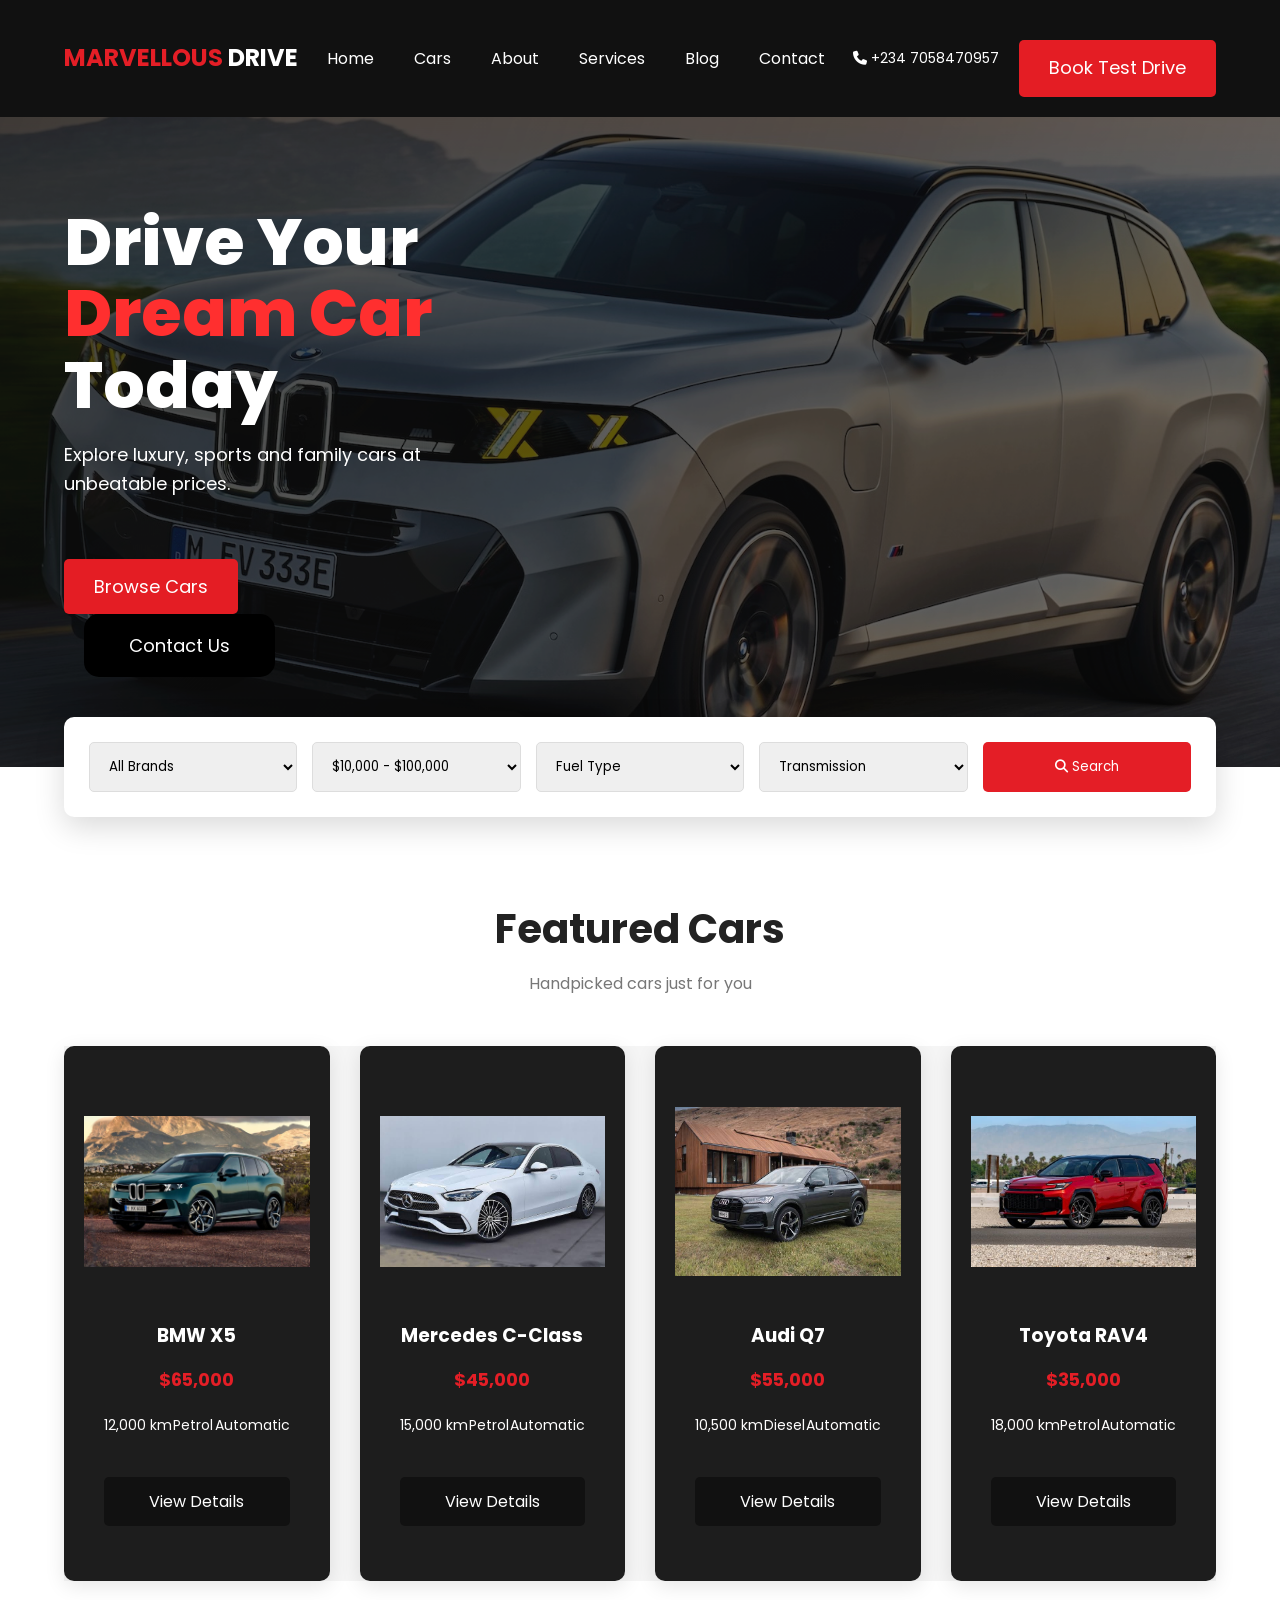
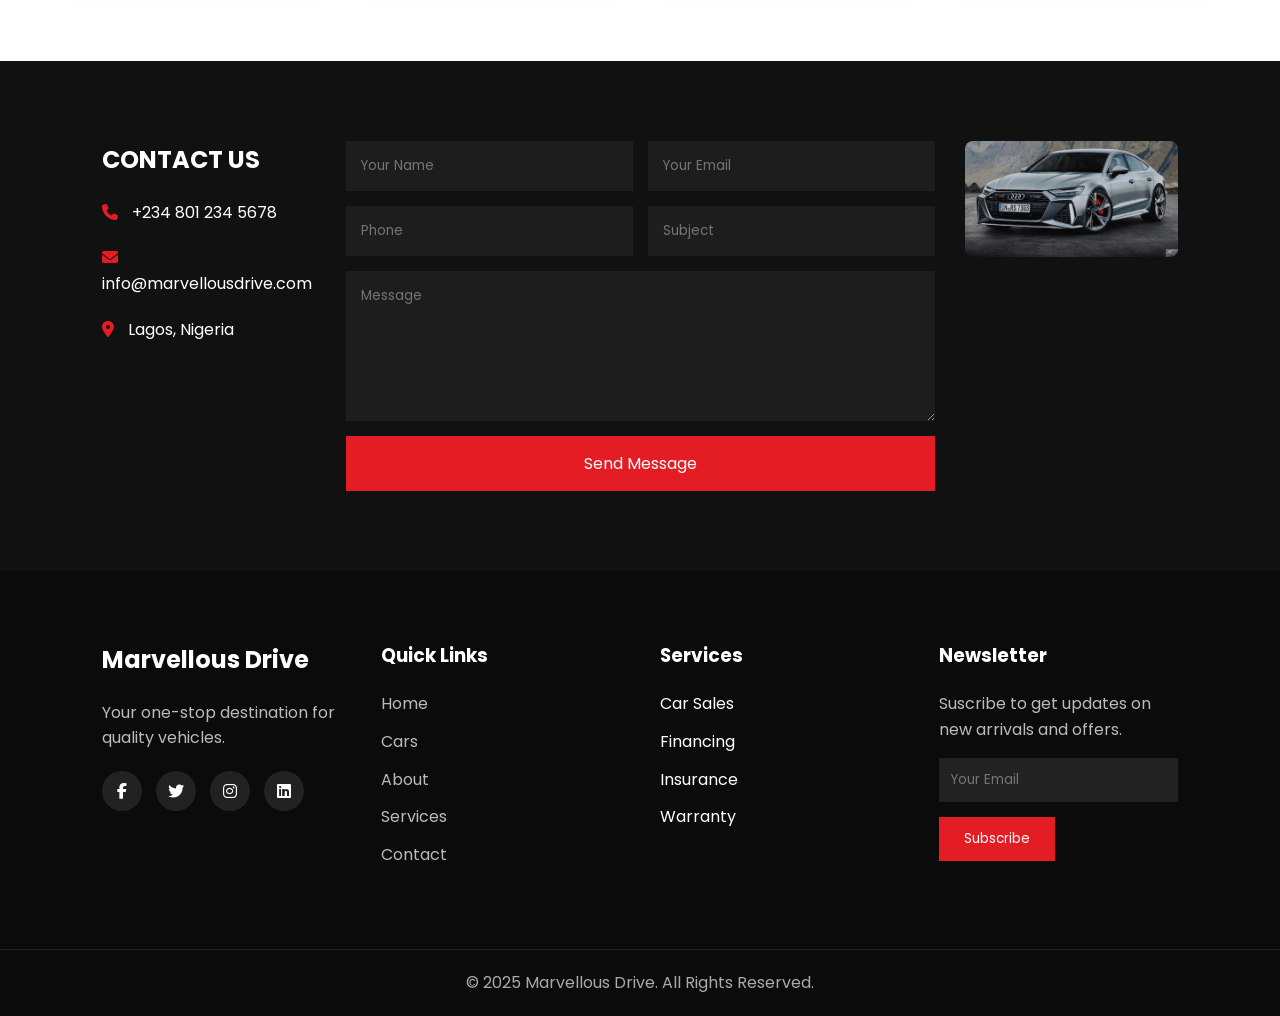
<file: index.html>
<!DOCTYPE html>
<html lang="en">
<head>

<meta charset="UTF-8">
<meta name="viewport" content="width=device-width, initial-scale=1.0">

<title>Marvellous Drive</title>

<link rel="stylesheet" href="css/style.css">

<link rel="preconnect" href="https://fonts.googleapis.com">

<link rel="preconnect" href="https://fonts.gstatic.com" crossorigin>

<link href="https://fonts.googleapis.com/css2?family=Poppins:wght@300;400;500;600;700;800&display=swap" rel="stylesheet">

<link rel="stylesheet"
href="https://cdnjs.cloudflare.com/ajax/libs/font-awesome/6.5.2/css/all.min.css">

<style>
    /* Smooth scroll behavior */
    html {
        scroll-behavior: smooth;
    }
</style>

</head>

<body>

<!-- HEADER -->

<header>

<div class="container">

<div class="logo">
<h2><span>MARVELLOUS</span> DRIVE</h2>
</div>

<nav>

<ul>

<li><a href="index.html">Home</a></li>

<li><a href="cars.html">Cars</a></li>

<li><a href="about.html">About</a></li>

<li><a href="service.html">Services</a></li>

<li><a href="blog.html">Blog</a></li>

<li><a href="contact.html">Contact</a></li>

</ul>

</nav>

<div class="header-right">

<p><i class="fa-solid fa-phone"></i> +234 7058470957</p>

<a href="contact.html#enquiry" class="btn">Book Test Drive</a>

</div>

</div>

</header>

<!-- HERO -->

<section class="hero">

<div class="overlay"></div>

<div class="container hero-content">

<div class="hero-text">

<h1>

Drive Your

<span>Dream Car</span>

Today

</h1>

<p>

Explore luxury, sports and family cars at unbeatable prices.

</p>

<div class="buttons">

<!-- <a href="#" class="btn">Browse Cars</a>

<a href="#" class="btn-outline">Contact Us</a> -->

<button class="btn">Browse Cars</button>
<button class="btn-outline">Contact Us</button>
</div>

</div>

<div class="hero-image">

<!-- <img src="images/ROW08514.jpg" alt="Car"> -->

</div>

</div>

</section>

<!-- SEARCH -->

<section class="search-box">

<div class="container">

<form>

<select>

<option>All Brands</option>

</select>

<select>

<option>$10,000 - $100,000</option>

</select>

<select>

<option>Fuel Type</option>

</select>

<select>

<option>Transmission</option>

</select>

<button>

<i class="fa fa-search"></i>

Search

</button>

</form>

</div>

</section>

<!-- FEATURED -->

<section class="featured">

<div class="container">

<h2>Featured Cars</h2>

<p>Handpicked cars just for you</p>

<div class="cars">

<div class="card">

<img src="images/bmw-x5-40-020.jpg">

<h3>BMW X5</h3>

<span class="price">$65,000</span>

<ul>

<li>12,000 km</li>

<li>Petrol</li>

<li>Automatic</li>

</ul>

<a href="#">View Details</a>

</div>

<div class="card">

<img src="images/images (65).jpg">

<h3>Mercedes C-Class</h3>

<span class="price">$45,000</span>

<ul>

<li>15,000 km</li>

<li>Petrol</li>

<li>Automatic</li>

</ul>

<a href="#">View Details</a>

</div>

<div class="card">

<img src="images/images (66).jpg">

<h3>Audi Q7</h3>

<span class="price">$55,000</span>

<ul>

<li>10,500 km</li>

<li>Diesel</li>

<li>Automatic</li>

</ul>

<a href="#">View Details</a>

</div>

<div class="card">

<img src="images/images (67).jpg">

<h3>Toyota RAV4</h3>

<span class="price">$35,000</span>

<ul>

<li>18,000 km</li>

<li>Petrol</li>

<li>Automatic</li>

</ul>

<a href="#">View Details</a>

</div>

</div>

</div>

</section>

<!-- =======Why Chose Us ======== -->
 <section class="contact">

<div class="contact-info">

<h2>CONTACT US</h2>

<p><i class="fas fa-phone"></i> +234 801 234 5678</p>

<p><i class="fas fa-envelope"></i> info@marvellousdrive.com</p>

<p><i class="fas fa-location-dot"></i> Lagos, Nigeria</p>

</div>



<div class="contact-form">

<input type="text" placeholder="Your Name">

<input type="email" placeholder="Your Email" required>

<input type="text" placeholder="Phone">

<input type="text" placeholder="Subject">

<textarea placeholder="Message"></textarea>

<button type="submit">Send Message</button>

</div>



<div class="map">

<img src="images/3969cea6-audi-rs7-rendering.jpg">

</div>

</section>



<!-- ================= FOOTER ================= -->

<footer>

<div class="footer-container">
<div>
<h2>Marvellous Drive</h2>
<p>
Your one-stop destination for quality vehicles.
</p>

<div class="social">
<i class="fab fa-facebook-f"></i>
<i class="fab fa-twitter"></i>
<i class="fab fa-instagram"></i>
<i class="fab fa-linkedin"></i>
</div>
</div>



<div>
<h3>Quick Links</h3>
<ul>
<li><a href="index.html">Home</a></li>
<li><a href="cars.html">Cars</a></li>
<li><a href="about.html">About</a></li>
<li><a href="service.html">Services</a></li>
<li><a href="contact.html">Contact</a></li>
</ul>
</div>



<div>
<h3>Services</h3>
<ul>
<li>Car Sales</li>
<li>Financing</li>
<li>Insurance</li>
<li>Warranty</li>
</ul>
</div>



<div>
<h3>Newsletter</h3>
<p>Suscribe to get updates on new arrivals and offers.</p>
<input type="email" placeholder="Your Email">

<button>Subscribe</button>

</div>
</div>

<div class="copyright">
© 2025 Marvellous Drive. All Rights Reserved.
</div>

</footer>

<script>
    // Scroll to top when Home button is clicked
    document.addEventListener('DOMContentLoaded', function() {
        const homeLinks = document.querySelectorAll('a[href="#"], a[href="car.html"], nav a:first-child');
        
        homeLinks.forEach(link => {
            link.addEventListener('click', function(e) {
                // If we're on the home page and it's the Home link, scroll to top
                if ((window.location.pathname.includes('car.html') || window.location.pathname.endsWith('/')) && 
                    (this.getAttribute('href') === '#' || this.getAttribute('href') === 'car.html' || this.textContent.trim() === 'Home')) {
                    e.preventDefault();
                    window.scrollTo({
                        top: 0,
                        behavior: 'smooth'
                    });
                }
            });
        });
    });
</script>

</body>
</html>
</file>
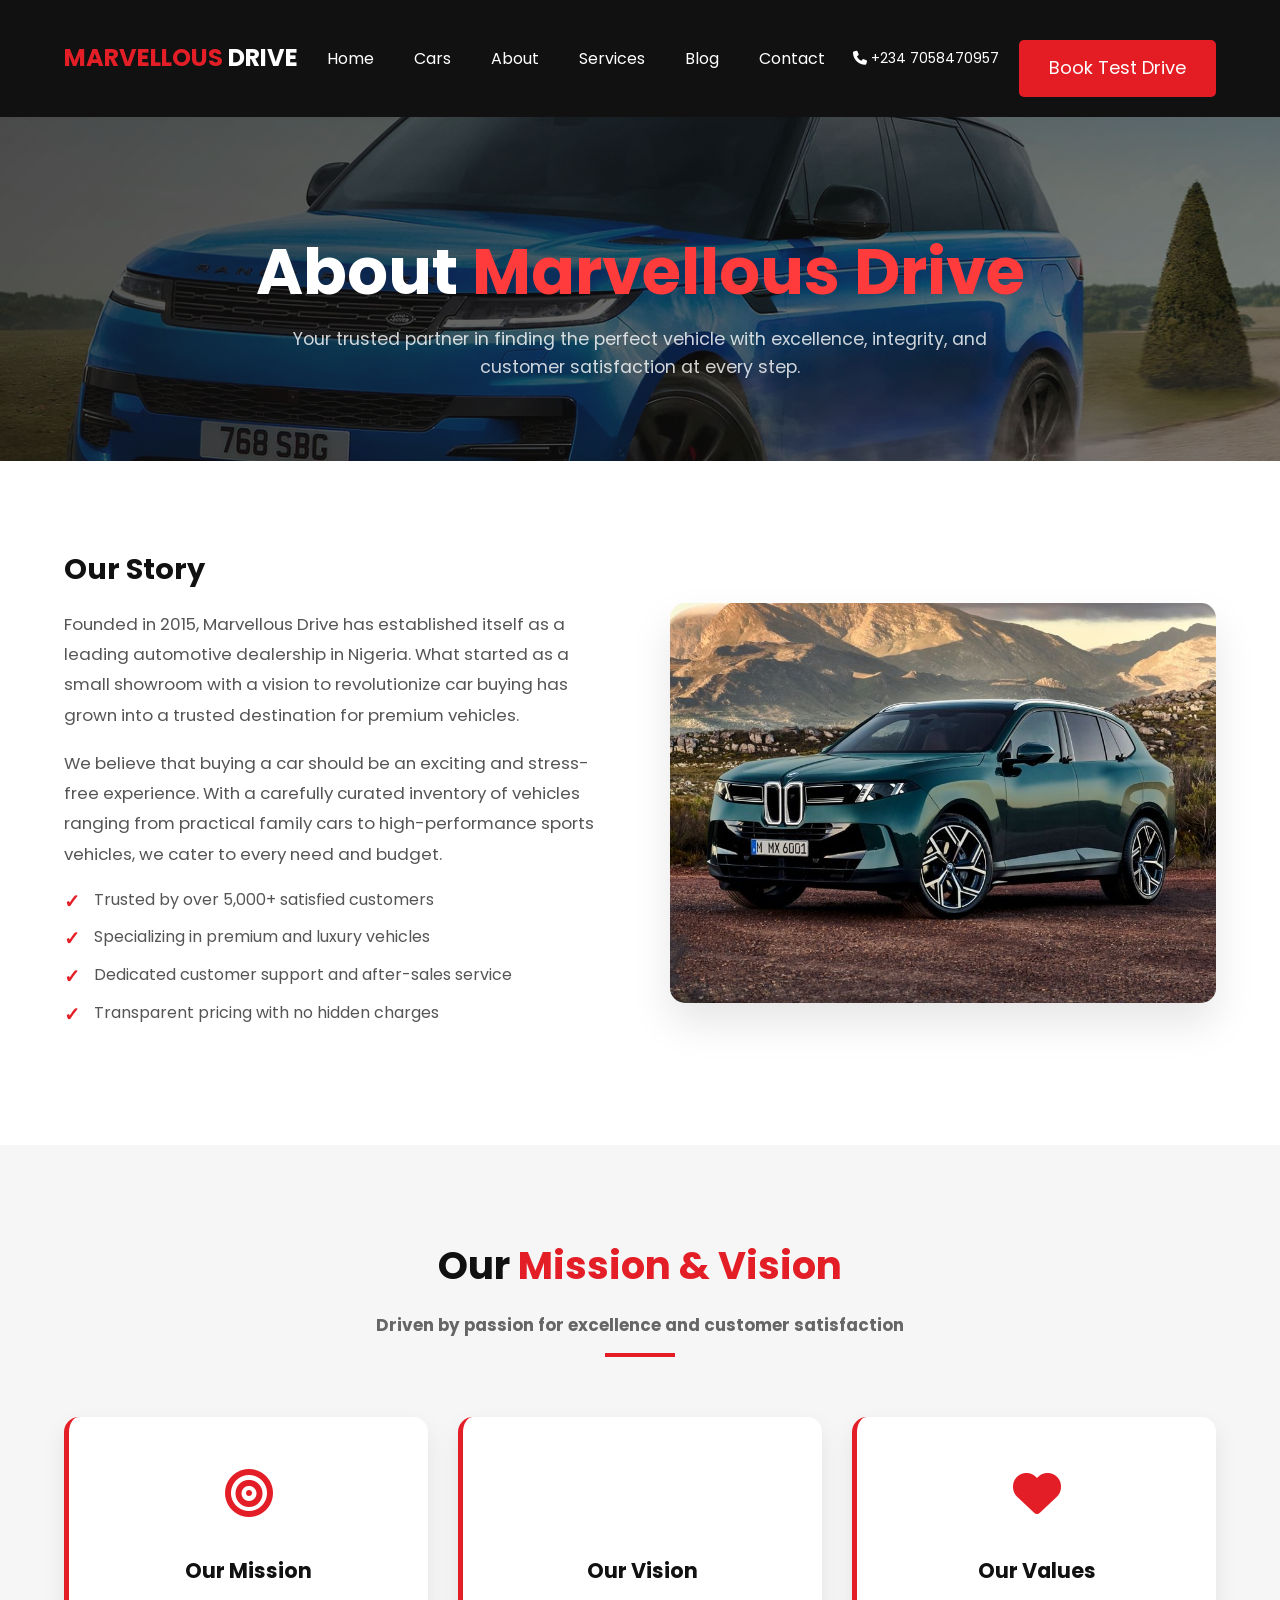
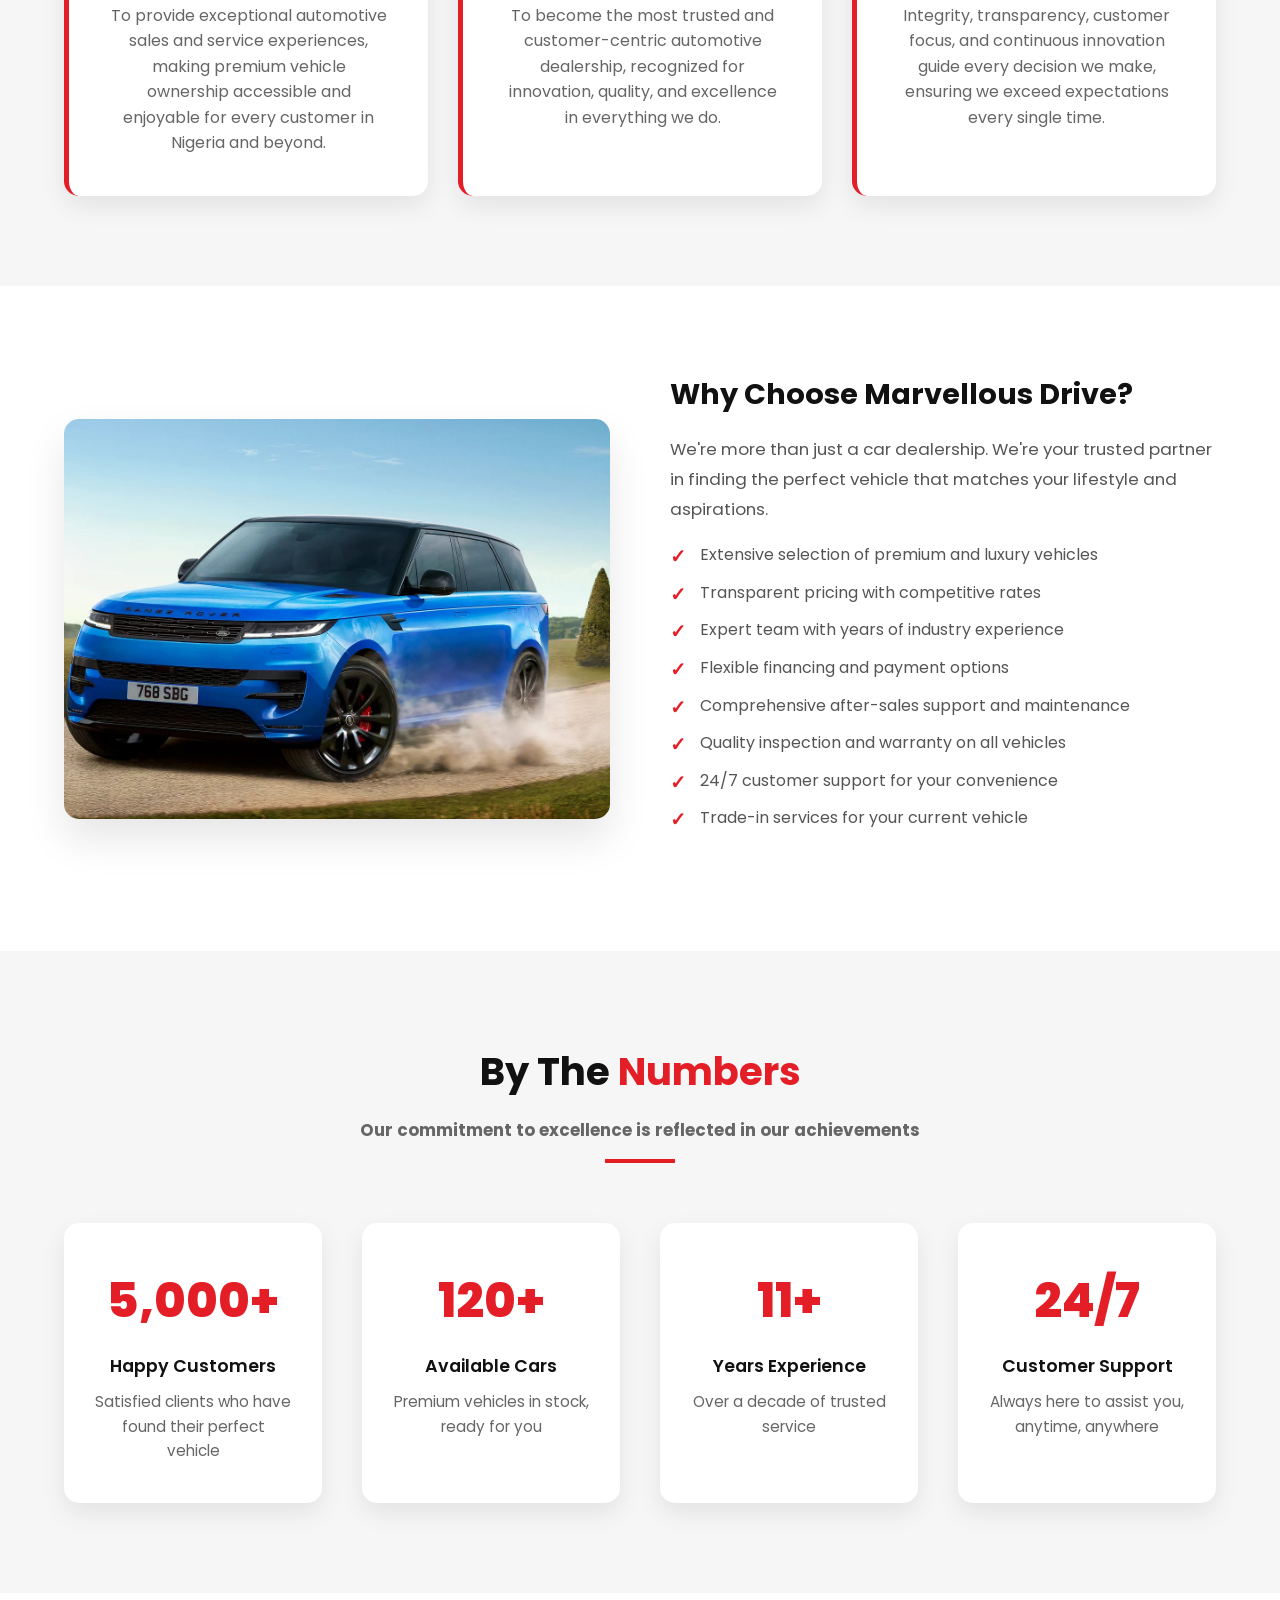
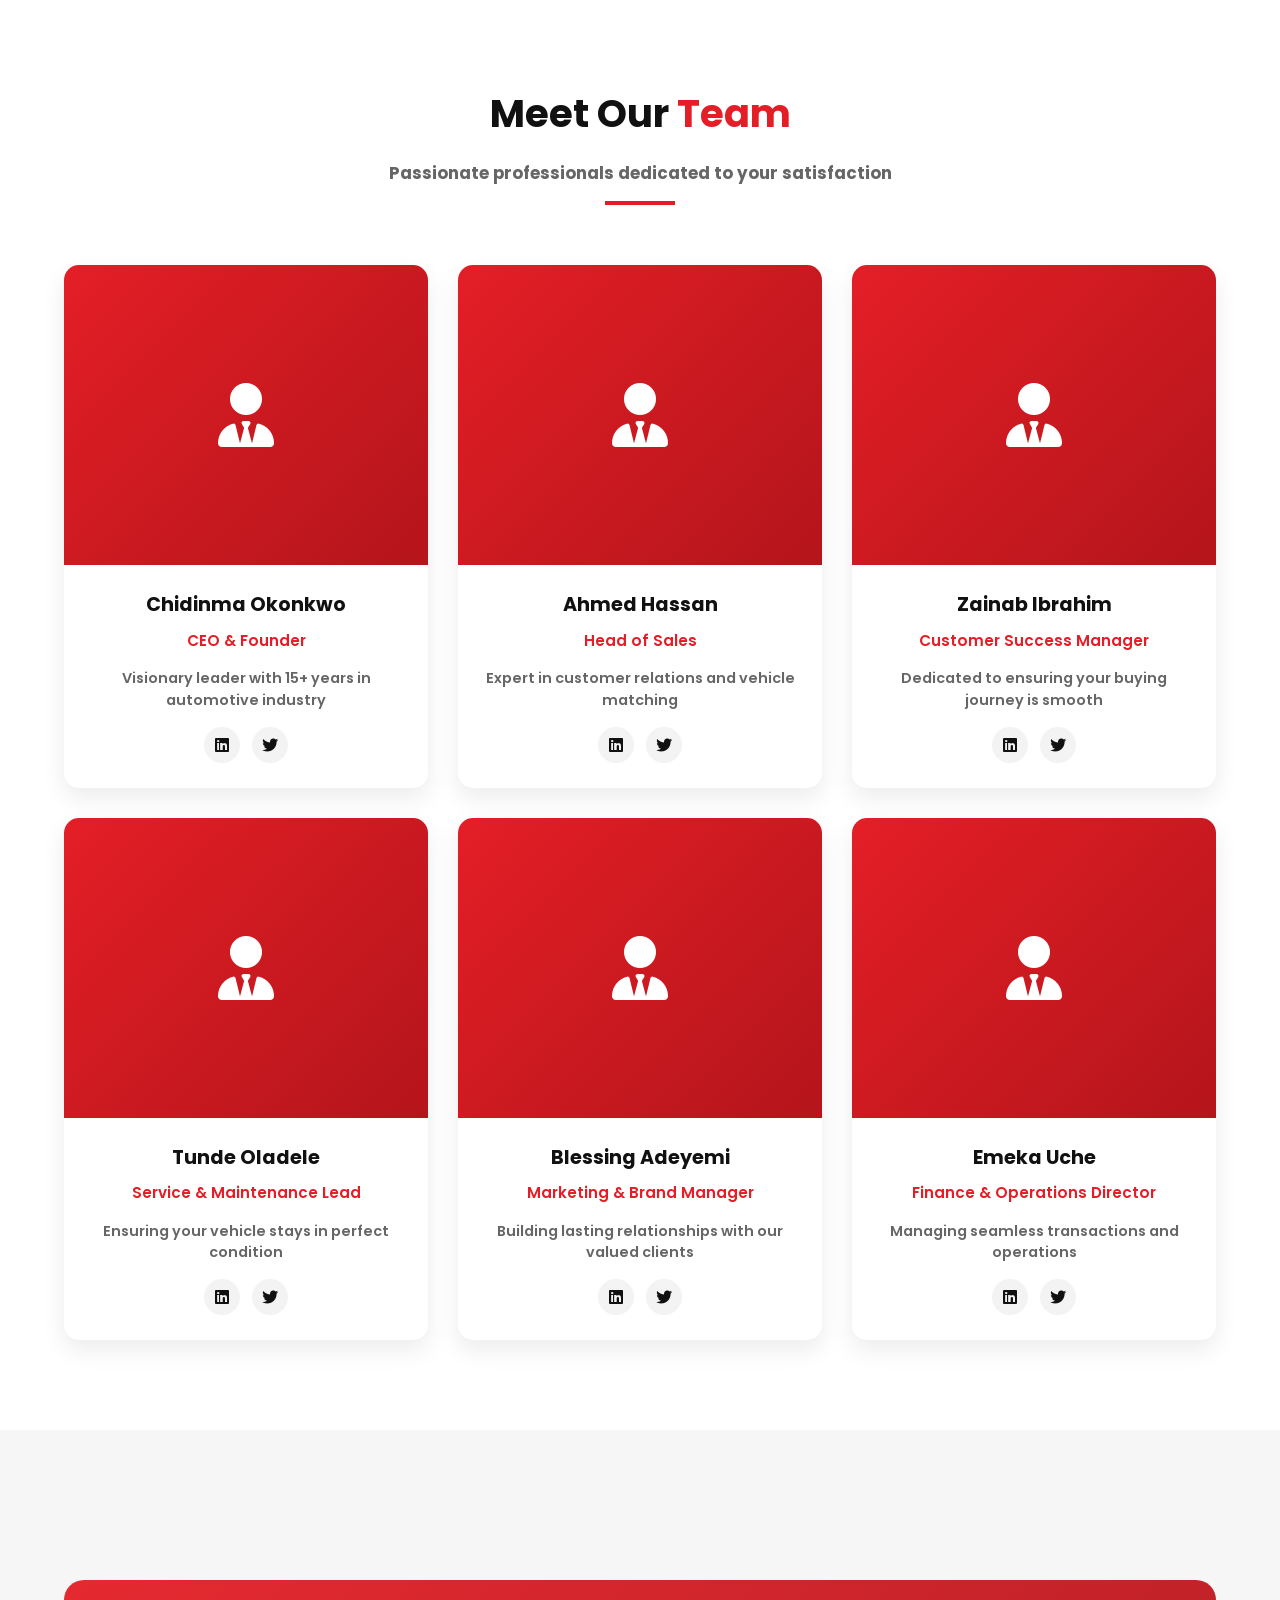
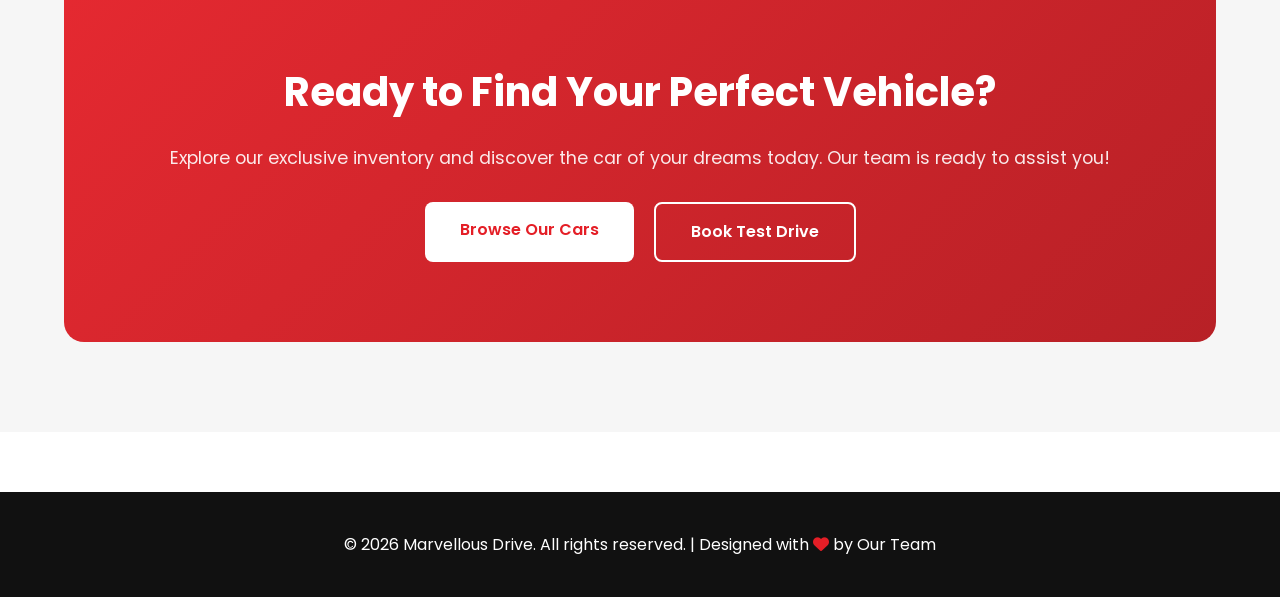
<file: about.html>
<!DOCTYPE html>
<html lang="en">
<head>
    <meta charset="UTF-8">
    <meta name="viewport" content="width=device-width, initial-scale=1.0">
    <title>About Us | Marvellous Drive</title>
    <link rel="stylesheet" href="css/style.css">
    <link rel="preconnect" href="https://fonts.googleapis.com">
    <link rel="preconnect" href="https://fonts.gstatic.com" crossorigin>
    <link href="https://fonts.googleapis.com/css2?family=Poppins:wght@300;400;500;600;700;800&display=swap" rel="stylesheet">
    <link rel="stylesheet" href="https://cdnjs.cloudflare.com/ajax/libs/font-awesome/6.5.2/css/all.min.css">
    <style>
        /* Smooth scroll behavior */
        html {
            scroll-behavior: smooth;
        }

        /* ABOUT PAGE STYLES */
        .about-page {
            background: #f6f6f6;
        }

        .about-hero {
            background: #111;
            color: #fff;
            padding: 120px 0 80px;
            position: relative;
            overflow: hidden;
            isolation: isolate;
            text-align: center;
        }

        .about-hero::before {
            content: "";
            position: absolute;
            inset: -8% -4%;
            background: linear-gradient(135deg, rgba(17,17,17,0.72), rgba(17,17,17,0.38)),
                url('images/Range Rover Sport.jpg') center/cover no-repeat;
            animation: heroZoom 18s ease-in-out infinite alternate;
            transform: scale(1.08);
            z-index: -2;
        }

        .about-hero::after {
            content: "";
            position: absolute;
            inset: 0;
            background: rgba(17,17,17,0.18);
            z-index: -1;
        }

        .about-hero .container {
            position: relative;
            z-index: 1;
        }

        .about-hero h1 {
            font-size: clamp(2.5rem, 5vw, 4.5rem);
            line-height: 1.1;
            margin-bottom: 18px;
        }

        .about-hero h1 span {
            color: #ff3b3b;
        }

        .about-hero p {
            color: rgba(255,255,255,0.8);
            font-size: 1.1rem;
            max-width: 700px;
            margin: 0 auto;
        }

        /* ABOUT CONTENT SECTIONS */
        .about-section {
            padding: 90px 0;
        }

        .about-section.alternate {
            background: #fff;
        }

        .section-title {
            text-align: center;
            margin-bottom: 60px;
        }

        .section-title h2 {
            font-size: clamp(2rem, 3vw, 3rem);
            color: #111;
            margin-bottom: 15px;
        }

        .section-title span {
            color: #e41e26;
        }

        .section-title p {
            color: #666;
            font-size: 1.05rem;
            max-width: 700px;
            margin: 0 auto;
        }

        /* ABOUT CONTENT LAYOUT */
        .about-content {
            display: grid;
            grid-template-columns: 1fr 1fr;
            gap: 60px;
            align-items: center;
        }

        .about-content.reverse {
            direction: rtl;
        }

        .about-content.reverse > * {
            direction: ltr;
        }

        .about-text h3 {
            font-size: 1.8rem;
            color: #111;
            margin-bottom: 20px;
            line-height: 1.3;
        }

        .about-text p {
            color: #555;
            line-height: 1.8;
            margin-bottom: 18px;
            font-size: 1.05rem;
        }

        .about-text ul {
            list-style: none;
            margin-bottom: 30px;
        }

        .about-text li {
            color: #555;
            font-size: 1rem;
            padding-left: 30px;
            margin-bottom: 12px;
            position: relative;
            line-height: 1.6;
        }

        .about-text li:before {
            content: "✓";
            position: absolute;
            left: 0;
            color: #e41e26;
            font-weight: 700;
            font-size: 1.2rem;
        }

        .about-image {
            border-radius: 15px;
            overflow: hidden;
            box-shadow: 0 20px 40px rgba(0,0,0,0.1);
        }

        .about-image img {
            width: 100%;
            height: 400px;
            object-fit: cover;
            display: block;
        }

        /* STATS SECTION */
        .stats-container {
            display: grid;
            grid-template-columns: repeat(auto-fit, minmax(250px, 1fr));
            gap: 40px;
            margin-bottom: 0;
        }

        .stat-item {
            background: #fff;
            border-radius: 15px;
            padding: 40px 30px;
            text-align: center;
            box-shadow: 0 10px 25px rgba(0,0,0,0.08);
            transition: transform 0.3s ease, box-shadow 0.3s ease;
        }

        .stat-item:hover {
            transform: translateY(-8px);
            box-shadow: 0 15px 35px rgba(0,0,0,0.12);
        }

        .stat-item .number {
            font-size: 3rem;
            font-weight: 800;
            color: #e41e26;
            margin-bottom: 12px;
        }

        .stat-item .label {
            font-size: 1.1rem;
            color: #111;
            font-weight: 600;
        }

        .stat-item .description {
            color: #666;
            font-size: 0.95rem;
            margin-top: 10px;
        }

        /* VALUES SECTION */
        .values-grid {
            display: grid;
            grid-template-columns: repeat(auto-fit, minmax(280px, 1fr));
            gap: 30px;
        }

        .value-card {
            background: #fff;
            border-radius: 15px;
            padding: 40px;
            text-align: center;
            box-shadow: 0 10px 25px rgba(0,0,0,0.08);
            border-left: 5px solid #e41e26;
            transition: transform 0.3s ease;
        }

        .value-card:hover {
            transform: translateY(-10px);
        }

        .value-card .icon {
            font-size: 3rem;
            color: #e41e26;
            margin-bottom: 20px;
            display: block;
        }

        .value-card h4 {
            font-size: 1.3rem;
            color: #111;
            margin-bottom: 15px;
        }

        .value-card p {
            color: #666;
            line-height: 1.6;
        }

        /* TEAM SECTION */
        .team-grid {
            display: grid;
            grid-template-columns: repeat(auto-fit, minmax(280px, 1fr));
            gap: 30px;
        }

        .team-member {
            background: #fff;
            border-radius: 15px;
            overflow: hidden;
            text-align: center;
            box-shadow: 0 10px 25px rgba(0,0,0,0.08);
            transition: transform 0.3s ease;
        }

        .team-member:hover {
            transform: translateY(-10px);
        }

        .member-image {
            width: 100%;
            height: 300px;
            background: linear-gradient(135deg, #e41e26, #b4151b);
            display: flex;
            align-items: center;
            justify-content: center;
            font-size: 4rem;
            color: #fff;
        }

        .member-info {
            padding: 25px;
        }

        .member-info h4 {
            font-size: 1.2rem;
            color: #111;
            margin-bottom: 8px;
        }

        .member-info p {
            color: #e41e26;
            font-size: 0.95rem;
            margin-bottom: 15px;
            font-weight: 600;
        }

        .member-info .description {
            color: #666;
            font-size: 0.9rem;
            line-height: 1.5;
            margin-bottom: 15px;
        }

        .member-socials {
            display: flex;
            gap: 12px;
            justify-content: center;
        }

        .member-socials a {
            width: 36px;
            height: 36px;
            border-radius: 50%;
            background: #f3f3f3;
            color: #111;
            display: flex;
            align-items: center;
            justify-content: center;
            transition: all 0.3s ease;
        }

        .member-socials a:hover {
            background: #e41e26;
            color: #fff;
        }

        /* CTA SECTION */
        .about-cta {
            background: linear-gradient(135deg, rgba(228, 30, 38, 0.95), rgba(180, 21, 27, 0.95));
            color: #fff;
            text-align: center;
            padding: 80px 30px;
            border-radius: 20px;
            margin: 60px 0 0;
        }

        .about-cta h2 {
            font-size: 2.5rem;
            margin-bottom: 20px;
        }

        .about-cta p {
            font-size: 1.1rem;
            margin-bottom: 30px;
            color: rgba(255,255,255,0.9);
        }

        .cta-buttons {
            display: flex;
            gap: 20px;
            justify-content: center;
            flex-wrap: wrap;
        }

        .cta-btn {
            padding: 15px 35px;
            border-radius: 8px;
            font-size: 1rem;
            font-weight: 600;
            cursor: pointer;
            border: none;
            transition: all 0.3s ease;
            text-decoration: none;
            display: inline-block;
        }

        .cta-btn.primary {
            background: #fff;
            color: #e41e26;
        }

        .cta-btn.primary:hover {
            transform: translateY(-3px);
            box-shadow: 0 10px 25px rgba(0,0,0,0.2);
        }

        .cta-btn.secondary {
            background: transparent;
            color: #fff;
            border: 2px solid #fff;
        }

        .cta-btn.secondary:hover {
            background: #fff;
            color: #e41e26;
        }

        /* RESPONSIVE */
        @media (max-width: 768px) {
            .about-content {
                grid-template-columns: 1fr;
                gap: 40px;
            }

            .about-content.reverse {
                direction: ltr;
            }

            .about-image img {
                height: 300px;
            }

            .about-section {
                padding: 60px 0;
            }

            .stats-container {
                grid-template-columns: 1fr 1fr;
                gap: 20px;
            }

            .values-grid,
            .team-grid {
                grid-template-columns: 1fr;
            }

            .about-hero {
                padding: 80px 0 60px;
            }

            .about-cta {
                padding: 60px 20px;
            }

            .about-cta h2 {
                font-size: 1.8rem;
            }

            .cta-buttons {
                flex-direction: column;
                gap: 15px;
            }

            .cta-btn {
                width: 100%;
            }
        }

        @media (max-width: 480px) {
            .stats-container {
                grid-template-columns: 1fr;
            }

            .stat-item .number {
                font-size: 2.2rem;
            }

            .about-hero h1 {
                font-size: 1.8rem;
            }

            .section-title h2 {
                font-size: 1.5rem;
            }

            .about-text h3 {
                font-size: 1.4rem;
            }
        }
    </style>
</head>
<body>

    <header>
        <div class="container">
            <div class="logo">
                <h2><span>MARVELLOUS</span> DRIVE</h2>
            </div>

            <nav>
                <ul>
                    <li><a href="index.html">Home</a></li>
                    <li><a href="cars.html">Cars</a></li>
                    <li><a href="about.html">About</a></li>
                    <li><a href="service.html">Services</a></li>
                    <li><a href="blog.html">Blog</a></li>
                    <li><a href="contact.html">Contact</a></li>
                </ul>
            </nav>

            <div class="header-right">
                <p><i class="fa-solid fa-phone"></i> +234 7058470957</p>
                <a href="contact.html#enquiry" class="btn">Book Test Drive</a>
            </div>
        </div>
    </header>

    <main class="about-page">
        <!-- Hero Section -->
        <section class="about-hero">
            <div class="container">
                <h1>About <span>Marvellous Drive</span></h1>
                <p>Your trusted partner in finding the perfect vehicle with excellence, integrity, and customer satisfaction at every step.</p>
            </div>
        </section>

        <!-- Our Story Section -->
        <section class="about-section alternate">
            <div class="container">
                <div class="about-content">
                    <div class="about-text">
                        <h3>Our Story</h3>
                        <p>Founded in 2015, Marvellous Drive has established itself as a leading automotive dealership in Nigeria. What started as a small showroom with a vision to revolutionize car buying has grown into a trusted destination for premium vehicles.</p>
                        <p>We believe that buying a car should be an exciting and stress-free experience. With a carefully curated inventory of vehicles ranging from practical family cars to high-performance sports vehicles, we cater to every need and budget.</p>
                        <ul>
                            <li>Trusted by over 5,000+ satisfied customers</li>
                            <li>Specializing in premium and luxury vehicles</li>
                            <li>Dedicated customer support and after-sales service</li>
                            <li>Transparent pricing with no hidden charges</li>
                        </ul>
                    </div>
                    <div class="about-image">
                        <img src="images/bmw-x5-40-020.jpg" alt="Our Story">
                    </div>
                </div>
            </div>
        </section>

        <!-- Our Mission & Vision Section -->
        <section class="about-section">
            <div class="container">
                <div class="section-title">
                    <h2>Our <span>Mission & Vision</span></h2>
                    <p>Driven by passion for excellence and customer satisfaction</p>
                </div>

                <div class="values-grid">
                    <div class="value-card">
                        <span class="icon"><i class="fa-solid fa-bullseye"></i></span>
                        <h4>Our Mission</h4>
                        <p>To provide exceptional automotive sales and service experiences, making premium vehicle ownership accessible and enjoyable for every customer in Nigeria and beyond.</p>
                    </div>

                    <div class="value-card">
                        <span class="icon"><i class="fa-solid fa-telescope"></i></span>
                        <h4>Our Vision</h4>
                        <p>To become the most trusted and customer-centric automotive dealership, recognized for innovation, quality, and excellence in everything we do.</p>
                    </div>

                    <div class="value-card">
                        <span class="icon"><i class="fa-solid fa-heart"></i></span>
                        <h4>Our Values</h4>
                        <p>Integrity, transparency, customer focus, and continuous innovation guide every decision we make, ensuring we exceed expectations every single time.</p>
                    </div>
                </div>
            </div>
        </section>

        <!-- Why Choose Us Section -->
        <section class="about-section alternate">
            <div class="container">
                <div class="about-content reverse">
                    <div class="about-text">
                        <h3>Why Choose Marvellous Drive?</h3>
                        <p>We're more than just a car dealership. We're your trusted partner in finding the perfect vehicle that matches your lifestyle and aspirations.</p>
                        <ul>
                            <li>Extensive selection of premium and luxury vehicles</li>
                            <li>Transparent pricing with competitive rates</li>
                            <li>Expert team with years of industry experience</li>
                            <li>Flexible financing and payment options</li>
                            <li>Comprehensive after-sales support and maintenance</li>
                            <li>Quality inspection and warranty on all vehicles</li>
                            <li>24/7 customer support for your convenience</li>
                            <li>Trade-in services for your current vehicle</li>
                        </ul>
                    </div>
                    <div class="about-image">
                        <img src="images/900.jpg" alt="Why Choose Us">
                    </div>
                </div>
            </div>
        </section>

        <!-- Stats Section -->
        <section class="about-section">
            <div class="container">
                <div class="section-title">
                    <h2>By The <span>Numbers</span></h2>
                    <p>Our commitment to excellence is reflected in our achievements</p>
                </div>

                <div class="stats-container">
                    <div class="stat-item">
                        <div class="number">5,000+</div>
                        <div class="label">Happy Customers</div>
                        <div class="description">Satisfied clients who have found their perfect vehicle</div>
                    </div>

                    <div class="stat-item">
                        <div class="number">120+</div>
                        <div class="label">Available Cars</div>
                        <div class="description">Premium vehicles in stock, ready for you</div>
                    </div>

                    <div class="stat-item">
                        <div class="number">11+</div>
                        <div class="label">Years Experience</div>
                        <div class="description">Over a decade of trusted service</div>
                    </div>

                    <div class="stat-item">
                        <div class="number">24/7</div>
                        <div class="label">Customer Support</div>
                        <div class="description">Always here to assist you, anytime, anywhere</div>
                    </div>
                </div>
            </div>
        </section>

        <!-- Our Team Section -->
        <section class="about-section alternate">
            <div class="container">
                <div class="section-title">
                    <h2>Meet Our <span>Team</span></h2>
                    <p>Passionate professionals dedicated to your satisfaction</p>
                </div>

                <div class="team-grid">
                    <div class="team-member">
                        <div class="member-image">
                            <i class="fa-solid fa-user-tie"></i>
                        </div>
                        <div class="member-info">
                            <h4>Chidinma Okonkwo</h4>
                            <p>CEO & Founder</p>
                            <p class="description">Visionary leader with 15+ years in automotive industry</p>
                            <div class="member-socials">
                                <a href="#"><i class="fa-brands fa-linkedin"></i></a>
                                <a href="#"><i class="fa-brands fa-twitter"></i></a>
                            </div>
                        </div>
                    </div>

                    <div class="team-member">
                        <div class="member-image">
                            <i class="fa-solid fa-user-tie"></i>
                        </div>
                        <div class="member-info">
                            <h4>Ahmed Hassan</h4>
                            <p>Head of Sales</p>
                            <p class="description">Expert in customer relations and vehicle matching</p>
                            <div class="member-socials">
                                <a href="#"><i class="fa-brands fa-linkedin"></i></a>
                                <a href="#"><i class="fa-brands fa-twitter"></i></a>
                            </div>
                        </div>
                    </div>

                    <div class="team-member">
                        <div class="member-image">
                            <i class="fa-solid fa-user-tie"></i>
                        </div>
                        <div class="member-info">
                            <h4>Zainab Ibrahim</h4>
                            <p>Customer Success Manager</p>
                            <p class="description">Dedicated to ensuring your buying journey is smooth</p>
                            <div class="member-socials">
                                <a href="#"><i class="fa-brands fa-linkedin"></i></a>
                                <a href="#"><i class="fa-brands fa-twitter"></i></a>
                            </div>
                        </div>
                    </div>

                    <div class="team-member">
                        <div class="member-image">
                            <i class="fa-solid fa-user-tie"></i>
                        </div>
                        <div class="member-info">
                            <h4>Tunde Oladele</h4>
                            <p>Service & Maintenance Lead</p>
                            <p class="description">Ensuring your vehicle stays in perfect condition</p>
                            <div class="member-socials">
                                <a href="#"><i class="fa-brands fa-linkedin"></i></a>
                                <a href="#"><i class="fa-brands fa-twitter"></i></a>
                            </div>
                        </div>
                    </div>

                    <div class="team-member">
                        <div class="member-image">
                            <i class="fa-solid fa-user-tie"></i>
                        </div>
                        <div class="member-info">
                            <h4>Blessing Adeyemi</h4>
                            <p>Marketing & Brand Manager</p>
                            <p class="description">Building lasting relationships with our valued clients</p>
                            <div class="member-socials">
                                <a href="#"><i class="fa-brands fa-linkedin"></i></a>
                                <a href="#"><i class="fa-brands fa-twitter"></i></a>
                            </div>
                        </div>
                    </div>

                    <div class="team-member">
                        <div class="member-image">
                            <i class="fa-solid fa-user-tie"></i>
                        </div>
                        <div class="member-info">
                            <h4>Emeka Uche</h4>
                            <p>Finance & Operations Director</p>
                            <p class="description">Managing seamless transactions and operations</p>
                            <div class="member-socials">
                                <a href="#"><i class="fa-brands fa-linkedin"></i></a>
                                <a href="#"><i class="fa-brands fa-twitter"></i></a>
                            </div>
                        </div>
                    </div>
                </div>
            </div>
        </section>

        <!-- CTA Section -->
        <section class="about-section">
            <div class="container">
                <div class="about-cta">
                    <h2>Ready to Find Your Perfect Vehicle?</h2>
                    <p>Explore our exclusive inventory and discover the car of your dreams today. Our team is ready to assist you!</p>
                    <div class="cta-buttons">
                        <a href="cars.html" class="cta-btn primary">Browse Our Cars</a>
                        <a href="contact.html#enquiry" class="cta-btn secondary">Book Test Drive</a>
                    </div>
                </div>
            </div>
        </section>
    </main>

    <footer style="background: #111; color: #fff; padding: 40px 0; margin-top: 60px; text-align: center;">
        <div class="container">
            <p>&copy; 2026 Marvellous Drive. All rights reserved. | Designed with <i class="fa-solid fa-heart" style="color: #e41e26;"></i> by Our Team</p>
        </div>
    </footer>

    <script>
        // Scroll to top when About button is clicked
        document.addEventListener('DOMContentLoaded', function() {
            const aboutLinks = document.querySelectorAll('a[href="about.html"]');
            
            aboutLinks.forEach(link => {
                link.addEventListener('click', function(e) {
                    // If we're already on the about page, scroll to top
                    if (window.location.pathname.includes('about.html')) {
                        e.preventDefault();
                        window.scrollTo({
                            top: 0,
                            behavior: 'smooth'
                        });
                    }
                });
            });
        });
    </script>

</body>
</html>
</file>
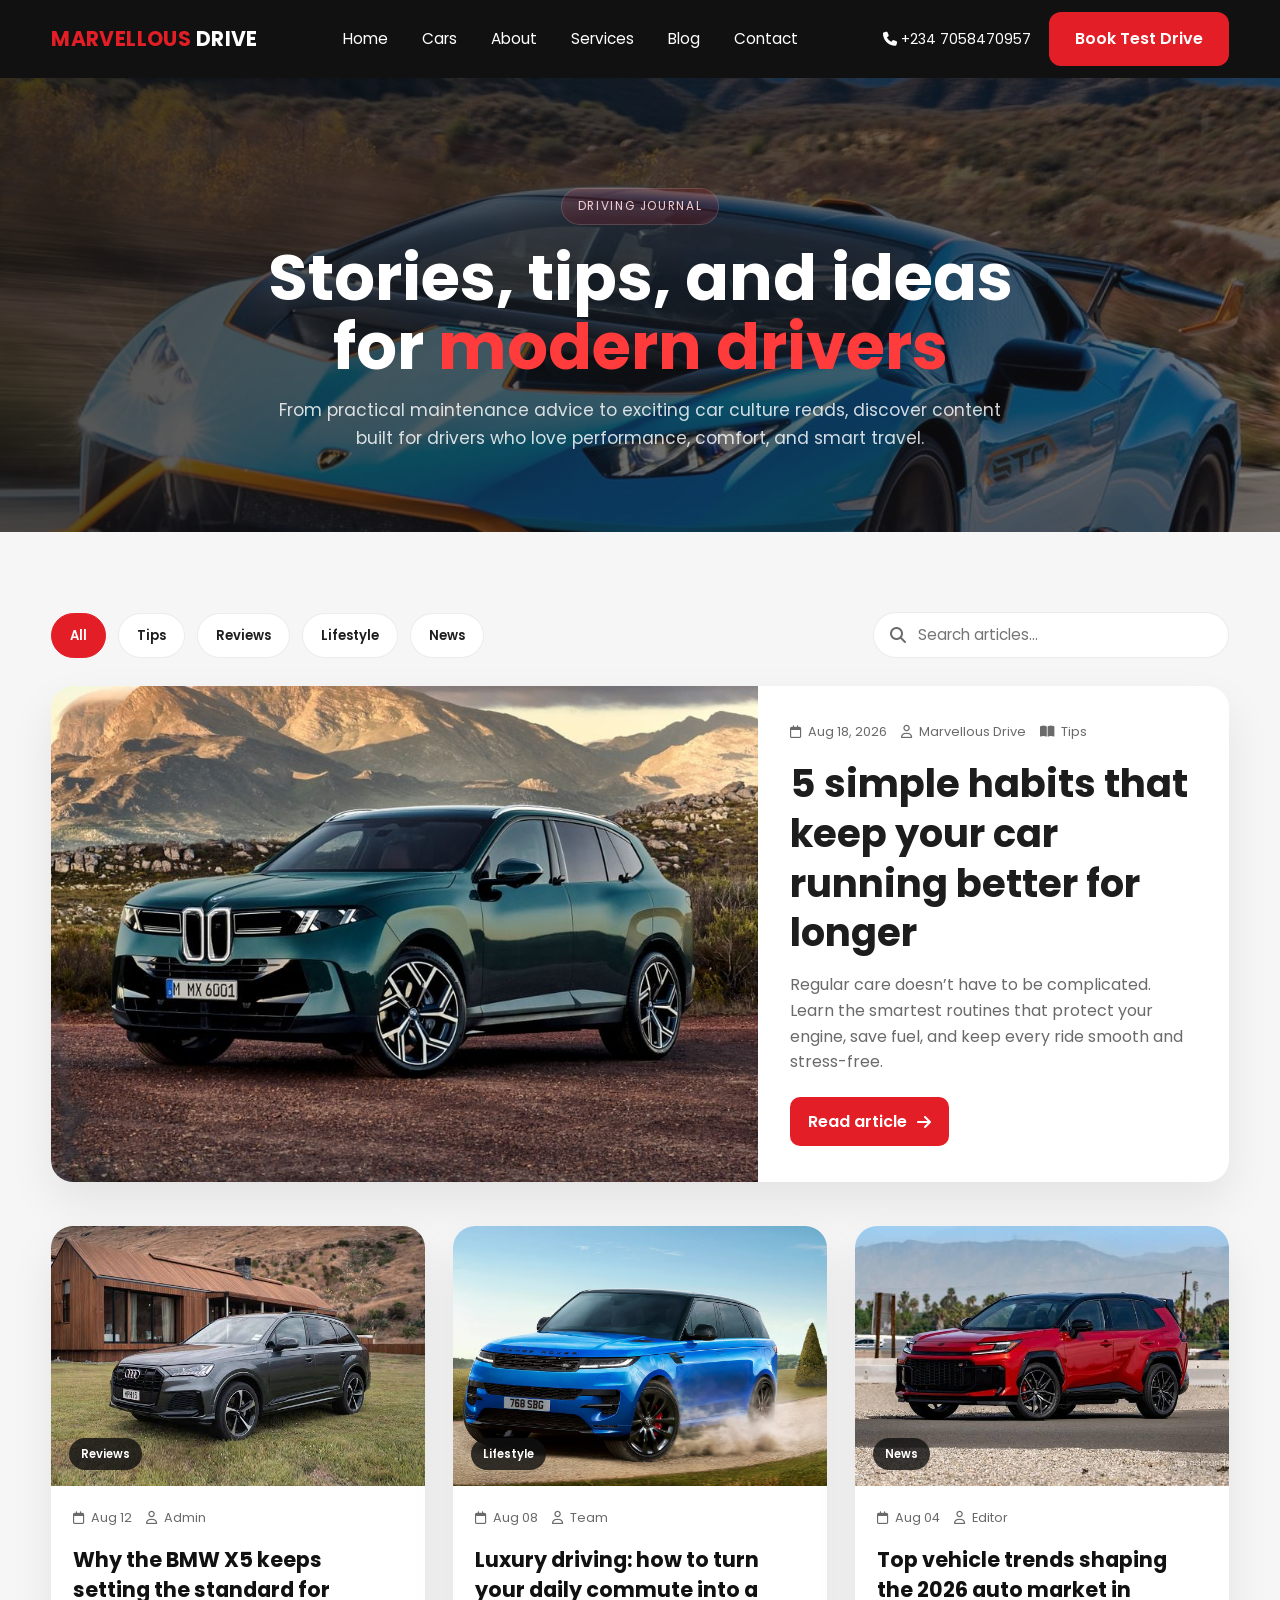
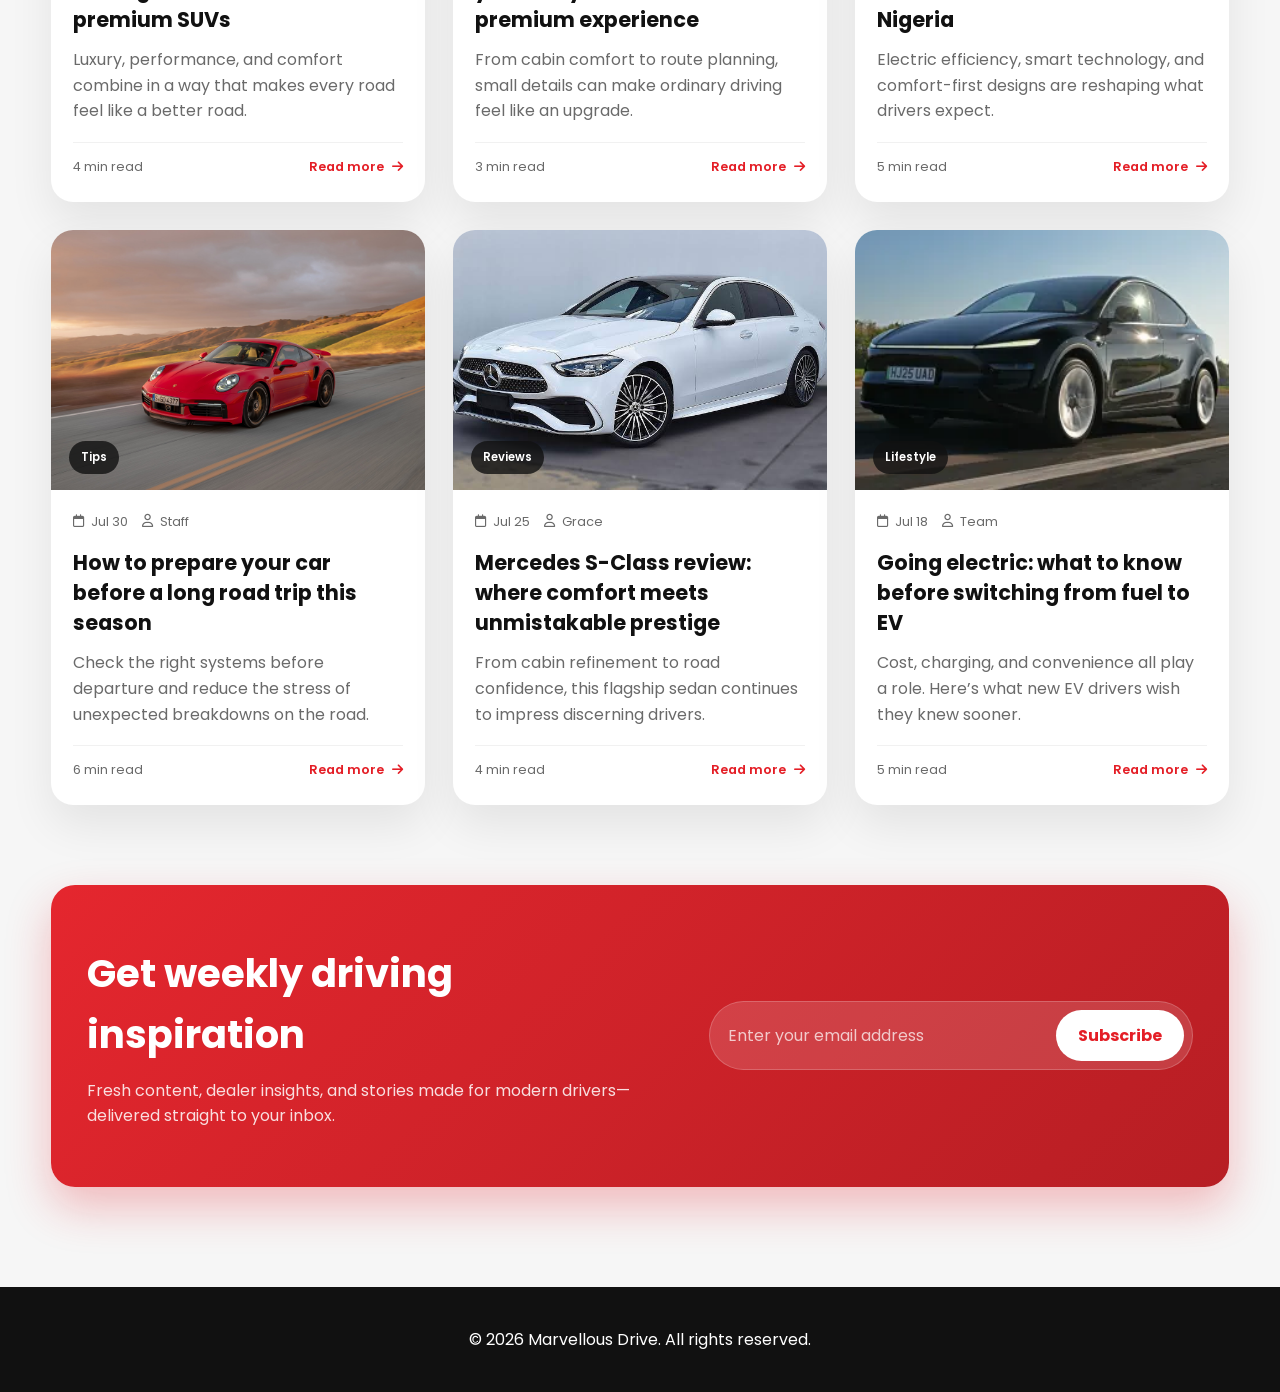
<file: blog.html>
<!DOCTYPE html>
<html lang="en">
<head>
    <meta charset="UTF-8">
    <meta name="viewport" content="width=device-width, initial-scale=1.0">
    <title>Blog | Marvellous Drive</title>
    <link rel="preconnect" href="https://fonts.googleapis.com">
    <link rel="preconnect" href="https://fonts.gstatic.com" crossorigin>
    <link href="https://fonts.googleapis.com/css2?family=Poppins:wght@300;400;500;600;700;800&display=swap" rel="stylesheet">
    <link rel="stylesheet" href="https://cdnjs.cloudflare.com/ajax/libs/font-awesome/6.5.2/css/all.min.css">
    <style>
        :root {
            --primary: #e41e26;
            --primary-dark: #b4151b;
            --dark: #111111;
            --text: #1d1d1d;
            --muted: #6a6a6a;
            --bg: #f6f6f6;
            --card: #ffffff;
            --shadow: 0 20px 45px rgba(17, 17, 17, 0.08);
            --radius: 22px;
        }

        * {
            box-sizing: border-box;
            margin: 0;
            padding: 0;
        }

        html {
            scroll-behavior: smooth;
        }

        body {
            font-family: 'Poppins', sans-serif;
            background: var(--bg);
            color: var(--text);
            line-height: 1.6;
        }

        a {
            text-decoration: none;
            color: inherit;
        }

        img {
            max-width: 100%;
            display: block;
        }

        button, input {
            font: inherit;
        }

        .container {
            width: min(1200px, 92%);
            margin: 0 auto;
        }

        header {
            background: #111;
            position: sticky;
            top: 0;
            z-index: 1000;
            box-shadow: 0 6px 18px rgba(0,0,0,0.08);
        }

        header .container {
            display: flex;
            align-items: center;
            justify-content: space-between;
            gap: 18px;
            min-height: 78px;
        }

        .logo h2 {
            color: #fff;
            font-size: clamp(1.1rem, 1.6vw, 1.7rem);
            letter-spacing: 0.02em;
        }

        .logo span {
            color: var(--primary);
        }

        nav ul {
            list-style: none;
            display: flex;
            align-items: center;
            gap: 26px;
        }

        nav a {
            color: #fff;
            display: inline-block;
            font-size: 0.96rem;
            padding: 10px 4px;
            transition: 0.3s ease;
        }

        nav a:hover {
            color: var(--primary);
        }

        .header-right {
            display: flex;
            align-items: center;
            gap: 18px;
        }

        .header-right p {
            color: #fff;
            font-size: 0.88rem;
        }

        .btn {
            display: inline-flex;
            align-items: center;
            justify-content: center;
            background: var(--primary);
            color: #fff;
            padding: 14px 26px;
            border-radius: 12px;
            font-weight: 600;
            transition: 0.3s ease;
        }

        .btn:hover {
            background: var(--primary-dark);
            transform: translateY(-2px);
        }

        .blog-page {
            background: var(--bg);
        }

        .blog-hero {
            background: #111;
            color: #fff;
            padding: 110px 0 80px;
            position: relative;
            overflow: hidden;
            isolation: isolate;
        }

        .blog-hero::before {
            content: "";
            position: absolute;
            inset: -8% -4%;
            background: linear-gradient(135deg, rgba(17,17,17,0.75), rgba(17,17,17,0.38)),
                url('images/lamborghini-huracan.jpg') center/cover no-repeat;
            animation: heroZoom 18s ease-in-out infinite alternate;
            transform: scale(1.08);
            z-index: -2;
        }

        .blog-hero::after {
            content: "";
            position: absolute;
            inset: 0;
            background: rgba(17,17,17,0.18);
            z-index: -1;
        }

        .hero-content {
            text-align: center;
            max-width: 760px;
            margin: 0 auto;
            position: relative;
            z-index: 1;
        }

        .eyebrow {
            display: inline-block;
            background: rgba(228, 30, 38, 0.15);
            border: 1px solid rgba(255,255,255,0.15);
            color: #f6d0d2;
            padding: 8px 16px;
            border-radius: 999px;
            letter-spacing: 0.14em;
            text-transform: uppercase;
            font-size: 0.74rem;
            margin-bottom: 18px;
        }

        .blog-hero h1 {
            font-size: clamp(2.5rem, 5vw, 4.5rem);
            line-height: 1.08;
            margin-bottom: 16px;
        }

        .blog-hero h1 span {
            color: #ff3b3b;
        }

        .blog-hero p {
            color: rgba(255,255,255,0.82);
            font-size: 1.07rem;
        }

        .blog-main {
            padding: 80px 0 100px;
        }

        .blog-toolbar {
            display: flex;
            flex-wrap: wrap;
            align-items: center;
            justify-content: space-between;
            gap: 18px;
            margin-bottom: 28px;
        }

        .category-tabs {
            display: flex;
            flex-wrap: wrap;
            gap: 12px;
        }

        .tab {
            border: 1px solid rgba(17,17,17,0.08);
            background: #fff;
            color: var(--text);
            cursor: pointer;
            border-radius: 999px;
            padding: 11px 18px;
            font-size: 0.82rem;
            font-weight: 600;
            transition: 0.25s ease;
        }

        .tab.active,
        .tab:hover {
            background: var(--primary);
            color: #fff;
            border-color: var(--primary);
        }

        .search-box {
            display: flex;
            align-items: center;
            gap: 12px;
            background: #fff;
            border: 1px solid rgba(17,17,17,0.08);
            border-radius: 999px;
            padding: 10px 16px;
            min-width: min(100%, 280px);
        }

        .search-box input {
            border: none;
            outline: none;
            background: transparent;
            width: 100%;
            font-size: 0.95rem;
            color: var(--text);
        }

        .search-box i {
            color: var(--muted);
        }

        .featured-post {
            background: #fff;
            border-radius: var(--radius);
            overflow: hidden;
            box-shadow: var(--shadow);
            margin-bottom: 44px;
            display: grid;
            grid-template-columns: 1.2fr 0.8fr;
        }

        .featured-image {
            min-height: 100%;
        }

        .featured-image img {
            width: 100%;
            height: 100%;
            object-fit: cover;
        }

        .featured-content {
            padding: 36px 32px;
            display: flex;
            flex-direction: column;
            justify-content: center;
        }

        .meta {
            display: flex;
            flex-wrap: wrap;
            gap: 14px;
            margin-bottom: 16px;
            color: var(--muted);
            font-size: 0.8rem;
        }

        .meta span {
            display: inline-flex;
            align-items: center;
            gap: 7px;
        }

        .featured-content h2 {
            font-size: clamp(1.8rem, 3vw, 2.6rem);
            line-height: 1.3;
            margin-bottom: 14px;
        }

        .featured-content p {
            color: var(--muted);
            font-size: 1rem;
            margin-bottom: 22px;
        }

        .read-more {
            display: inline-flex;
            align-items: center;
            gap: 10px;
            width: fit-content;
            background: var(--primary);
            color: #fff;
            border-radius: 10px;
            padding: 12px 18px;
            font-weight: 600;
            transition: 0.25s ease;
        }

        .read-more:hover {
            background: var(--primary-dark);
            transform: translateY(-2px);
        }

        .posts-grid {
            display: grid;
            grid-template-columns: repeat(3, minmax(0, 1fr));
            gap: 28px;
        }

        .post-card {
            background: #fff;
            border-radius: var(--radius);
            overflow: hidden;
            box-shadow: var(--shadow);
            transition: transform 0.25s ease, box-shadow 0.25s ease;
            display: flex;
            flex-direction: column;
        }

        .post-card:hover {
            transform: translateY(-8px);
            box-shadow: 0 24px 45px rgba(17, 17, 17, 0.12);
        }

        .post-image {
            position: relative;
        }

        .post-image img {
            width: 100%;
            height: 260px;
            object-fit: cover;
        }

        .post-tag {
            position: absolute;
            left: 18px;
            bottom: 16px;
            background: rgba(17,17,17,0.8);
            color: #fff;
            border-radius: 999px;
            padding: 7px 12px;
            font-size: 0.72rem;
            font-weight: 600;
        }

        .post-content {
            padding: 22px 22px 24px;
            display: flex;
            flex-direction: column;
            flex: 1;
        }

        .post-content h3 {
            font-size: 1.3rem;
            line-height: 1.45;
            margin-bottom: 12px;
            color: #111;
        }

        .post-content p {
            color: var(--muted);
            margin-bottom: 18px;
            flex: 1;
        }

        .post-footer {
            display: flex;
            justify-content: space-between;
            align-items: center;
            gap: 12px;
            border-top: 1px solid rgba(17,17,17,0.06);
            padding-top: 14px;
            color: var(--muted);
            font-size: 0.8rem;
        }

        .read-link {
            display: inline-flex;
            align-items: center;
            gap: 8px;
            color: var(--primary);
            font-weight: 600;
        }

        .newsletter {
            margin-top: 80px;
            background: linear-gradient(135deg, rgba(228, 30, 38, 0.96), rgba(180, 21, 27, 0.96));
            border-radius: 24px;
            padding: 58px 36px;
            color: #fff;
            box-shadow: 0 20px 45px rgba(228, 30, 38, 0.28);
        }

        .newsletter-inner {
            display: grid;
            grid-template-columns: 1.1fr 0.9fr;
            gap: 30px;
            align-items: center;
        }

        .newsletter h3 {
            font-size: clamp(1.8rem, 3vw, 2.6rem);
            margin-bottom: 12px;
        }

        .newsletter p {
            color: rgba(255,255,255,0.85);
        }

        .newsletter-form {
            display: flex;
            gap: 12px;
            align-items: center;
            background: rgba(255,255,255,0.14);
            border: 1px solid rgba(255,255,255,0.2);
            border-radius: 999px;
            padding: 8px 8px 8px 18px;
        }

        .newsletter-form input {
            flex: 1;
            border: none;
            outline: none;
            background: transparent;
            color: #fff;
            min-width: 0;
        }

        .newsletter-form input::placeholder {
            color: rgba(255,255,255,0.72);
        }

        .newsletter-form button {
            border: none;
            background: #fff;
            color: var(--primary);
            padding: 13px 22px;
            border-radius: 999px;
            font-weight: 700;
            cursor: pointer;
            transition: 0.25s ease;
        }

        .newsletter-form button:hover {
            transform: translateY(-2px);
        }

        .hidden {
            display: none !important;
        }

        @media (max-width: 950px) {
            .featured-post,
            .newsletter-inner {
                grid-template-columns: 1fr;
            }

            .posts-grid {
                grid-template-columns: repeat(2, minmax(0, 1fr));
            }

            nav ul {
                gap: 12px;
                flex-wrap: wrap;
            }
        }

        @media (max-width: 760px) {
            header .container {
                flex-wrap: wrap;
                justify-content: center;
                padding: 14px 0;
            }

            nav ul {
                justify-content: center;
            }

            .header-right {
                width: 100%;
                justify-content: center;
                flex-wrap: wrap;
            }

            .posts-grid {
                grid-template-columns: 1fr;
            }

            .search-box {
                width: 100%;
            }

            .blog-toolbar {
                align-items: flex-start;
            }

            .newsletter {
                padding: 36px 22px;
            }

            .newsletter-form {
                flex-direction: column;
                border-radius: 20px;
                padding: 16px;
            }

            .newsletter-form input,
            .newsletter-form button {
                width: 100%;
            }
        }

        @media (max-width: 480px) {
            header .container { width: calc(100% - 28px); }
            .logo h2 { font-size: 1.08rem; }
            nav ul { gap: 3px 7px; }
            nav a { font-size: .75rem; padding: 7px 4px; }
            .header-right p { font-size: .75rem; }
            .header-right .btn { font-size: .78rem; padding: 10px 14px; }
            .blog-main { padding: 52px 0 65px; }
            .blog-hero { padding: 72px 0 60px; }
            .featured-content { padding: 26px 22px; }
            .featured-content h2 { font-size: 1.65rem; }
            .post-image img { height: 220px; }
            .newsletter-form { width: 100%; }
        }
    </style>
</head>
<body>
    <header>
        <div class="container">
            <div class="logo">
                <h2><span>MARVELLOUS</span> DRIVE</h2>
            </div>

            <nav>
                <ul>
                    <li><a href="index.html">Home</a></li>
                    <li><a href="cars.html">Cars</a></li>
                    <li><a href="about.html">About</a></li>
                    <li><a href="service.html">Services</a></li>
                    <li><a href="blog.html">Blog</a></li>
                    <li><a href="contact.html">Contact</a></li>
                </ul>
            </nav>

            <div class="header-right">
                <p><i class="fa-solid fa-phone"></i> +234 7058470957</p>
                <a href="contact.html#enquiry" class="btn">Book Test Drive</a>
            </div>
        </div>
    </header>

    <main class="blog-page">
        <section class="blog-hero">
            <div class="container">
                <div class="hero-content">
                    <span class="eyebrow">Driving journal</span>
                    <h1>Stories, tips, and ideas for <span>modern drivers</span></h1>
                    <p>From practical maintenance advice to exciting car culture reads, discover content built for drivers who love performance, comfort, and smart travel.</p>
                </div>
            </div>
        </section>

        <section class="blog-main">
            <div class="container">
                <div class="blog-toolbar">
                    <div class="category-tabs" aria-label="Blog categories">
                        <button class="tab active" data-filter="all">All</button>
                        <button class="tab" data-filter="tips">Tips</button>
                        <button class="tab" data-filter="reviews">Reviews</button>
                        <button class="tab" data-filter="lifestyle">Lifestyle</button>
                        <button class="tab" data-filter="news">News</button>
                    </div>

                    <div class="search-box">
                        <i class="fa-solid fa-magnifying-glass"></i>
                        <input type="text" id="searchInput" placeholder="Search articles...">
                    </div>
                </div>

                <article class="featured-post" data-category="tips">
                    <div class="featured-image">
                        <img src="images/bmw-x5-40-020.jpg" alt="Featured car blog article">
                    </div>
                    <div class="featured-content">
                        <div class="meta">
                            <span><i class="fa-regular fa-calendar"></i> Aug 18, 2026</span>
                            <span><i class="fa-regular fa-user"></i> Marvellous Drive</span>
                            <span><i class="fa-solid fa-book-open"></i> Tips</span>
                        </div>
                        <h2>5 simple habits that keep your car running better for longer</h2>
                        <p>Regular care doesn’t have to be complicated. Learn the smartest routines that protect your engine, save fuel, and keep every ride smooth and stress-free.</p>
                        <a href="#" class="read-more">Read article <i class="fa-solid fa-arrow-right"></i></a>
                    </div>
                </article>

                <div class="posts-grid">
                    <article class="post-card" data-category="reviews">
                        <div class="post-image">
                            <img src="images/images (66).jpg" alt="BMW review">
                            <span class="post-tag">Reviews</span>
                        </div>
                        <div class="post-content">
                            <div class="meta">
                                <span><i class="fa-regular fa-calendar"></i> Aug 12</span>
                                <span><i class="fa-regular fa-user"></i> Admin</span>
                            </div>
                            <h3>Why the BMW X5 keeps setting the standard for premium SUVs</h3>
                            <p>Luxury, performance, and comfort combine in a way that makes every road feel like a better road.</p>
                            <div class="post-footer">
                                <span>4 min read</span>
                                <a href="#" class="read-link">Read more <i class="fa-solid fa-arrow-right"></i></a>
                            </div>
                        </div>
                    </article>

                    <article class="post-card" data-category="lifestyle">
                        <div class="post-image">
                            <img src="images/900.jpg" alt="Luxury driving lifestyle">
                            <span class="post-tag">Lifestyle</span>
                        </div>
                        <div class="post-content">
                            <div class="meta">
                                <span><i class="fa-regular fa-calendar"></i> Aug 08</span>
                                <span><i class="fa-regular fa-user"></i> Team</span>
                            </div>
                            <h3>Luxury driving: how to turn your daily commute into a premium experience</h3>
                            <p>From cabin comfort to route planning, small details can make ordinary driving feel like an upgrade.</p>
                            <div class="post-footer">
                                <span>3 min read</span>
                                <a href="#" class="read-link">Read more <i class="fa-solid fa-arrow-right"></i></a>
                            </div>
                        </div>
                    </article>

                    <article class="post-card" data-category="news">
                        <div class="post-image">
                            <img src="images/images (67).jpg" alt="Car news">
                            <span class="post-tag">News</span>
                        </div>
                        <div class="post-content">
                            <div class="meta">
                                <span><i class="fa-regular fa-calendar"></i> Aug 04</span>
                                <span><i class="fa-regular fa-user"></i> Editor</span>
                            </div>
                            <h3>Top vehicle trends shaping the 2026 auto market in Nigeria</h3>
                            <p>Electric efficiency, smart technology, and comfort-first designs are reshaping what drivers expect.</p>
                            <div class="post-footer">
                                <span>5 min read</span>
                                <a href="#" class="read-link">Read more <i class="fa-solid fa-arrow-right"></i></a>
                            </div>
                        </div>
                    </article>

                    <article class="post-card" data-category="tips">
                        <div class="post-image">
                            <img src="images/2020-Porsche-911-Turbo-S-014-2160-scaled-1.jpeg" alt="Car maintenance tips">
                            <span class="post-tag">Tips</span>
                        </div>
                        <div class="post-content">
                            <div class="meta">
                                <span><i class="fa-regular fa-calendar"></i> Jul 30</span>
                                <span><i class="fa-regular fa-user"></i> Staff</span>
                            </div>
                            <h3>How to prepare your car before a long road trip this season</h3>
                            <p>Check the right systems before departure and reduce the stress of unexpected breakdowns on the road.</p>
                            <div class="post-footer">
                                <span>6 min read</span>
                                <a href="#" class="read-link">Read more <i class="fa-solid fa-arrow-right"></i></a>
                            </div>
                        </div>
                    </article>

                    <article class="post-card" data-category="reviews">
                        <div class="post-image">
                            <img src="images/images (65).jpg" alt="Luxury car review">
                            <span class="post-tag">Reviews</span>
                        </div>
                        <div class="post-content">
                            <div class="meta">
                                <span><i class="fa-regular fa-calendar"></i> Jul 25</span>
                                <span><i class="fa-regular fa-user"></i> Grace</span>
                            </div>
                            <h3>Mercedes S-Class review: where comfort meets unmistakable prestige</h3>
                            <p>From cabin refinement to road confidence, this flagship sedan continues to impress discerning drivers.</p>
                            <div class="post-footer">
                                <span>4 min read</span>
                                <a href="#" class="read-link">Read more <i class="fa-solid fa-arrow-right"></i></a>
                            </div>
                        </div>
                    </article>

                    <article class="post-card" data-category="lifestyle">
                        <div class="post-image">
                            <img src="images/Tesla model Y-16.webp" alt="Electric lifestyle">
                            <span class="post-tag">Lifestyle</span>
                        </div>
                        <div class="post-content">
                            <div class="meta">
                                <span><i class="fa-regular fa-calendar"></i> Jul 18</span>
                                <span><i class="fa-regular fa-user"></i> Team</span>
                            </div>
                            <h3>Going electric: what to know before switching from fuel to EV</h3>
                            <p>Cost, charging, and convenience all play a role. Here’s what new EV drivers wish they knew sooner.</p>
                            <div class="post-footer">
                                <span>5 min read</span>
                                <a href="#" class="read-link">Read more <i class="fa-solid fa-arrow-right"></i></a>
                            </div>
                        </div>
                    </article>
                </div>

                <div class="newsletter">
                    <div class="newsletter-inner">
                        <div>
                            <h3>Get weekly driving inspiration</h3>
                            <p>Fresh content, dealer insights, and stories made for modern drivers—delivered straight to your inbox.</p>
                        </div>
                        <form class="newsletter-form">
                            <input type="email" placeholder="Enter your email address" aria-label="Email address">
                            <button type="submit">Subscribe</button>
                        </form>
                    </div>
                </div>
            </div>
        </section>
    </main>

    <footer style="background:#111; color:#fff; padding:40px 0; text-align:center;">
        <div class="container">
            <p>&copy; 2026 Marvellous Drive. All rights reserved.</p>
        </div>
    </footer>

    <script>
        const tabs = document.querySelectorAll('.tab');
        const cards = document.querySelectorAll('.post-card');
        const searchInput = document.getElementById('searchInput');

        tabs.forEach((tab) => {
            tab.addEventListener('click', () => {
                tabs.forEach((btn) => btn.classList.remove('active'));
                tab.classList.add('active');

                const selected = tab.dataset.filter;
                cards.forEach((card) => {
                    const category = card.dataset.category;
                    const matchesCategory = selected === 'all' || category === selected;
                    card.classList.toggle('hidden', !matchesCategory);
                });
            });
        });

        searchInput.addEventListener('input', () => {
            const query = searchInput.value.trim().toLowerCase();
            const activeFilter = document.querySelector('.tab.active')?.dataset.filter || 'all';

            cards.forEach((card) => {
                const text = card.textContent.toLowerCase();
                const category = card.dataset.category;
                const matchesFilter = activeFilter === 'all' || category === activeFilter;
                const matchesQuery = text.includes(query);
                card.classList.toggle('hidden', !(matchesFilter && matchesQuery));
            });
        });

        document.querySelector('.newsletter-form').addEventListener('submit', (event) => {
            event.preventDefault();
            const button = event.currentTarget.querySelector('button');
            const originalText = button.textContent;
            button.textContent = 'Subscribed!';
            button.disabled = true;
            setTimeout(() => {
                button.textContent = originalText;
                button.disabled = false;
                event.currentTarget.reset();
            }, 1800);
        });
    </script>
</body>
</html>
</file>
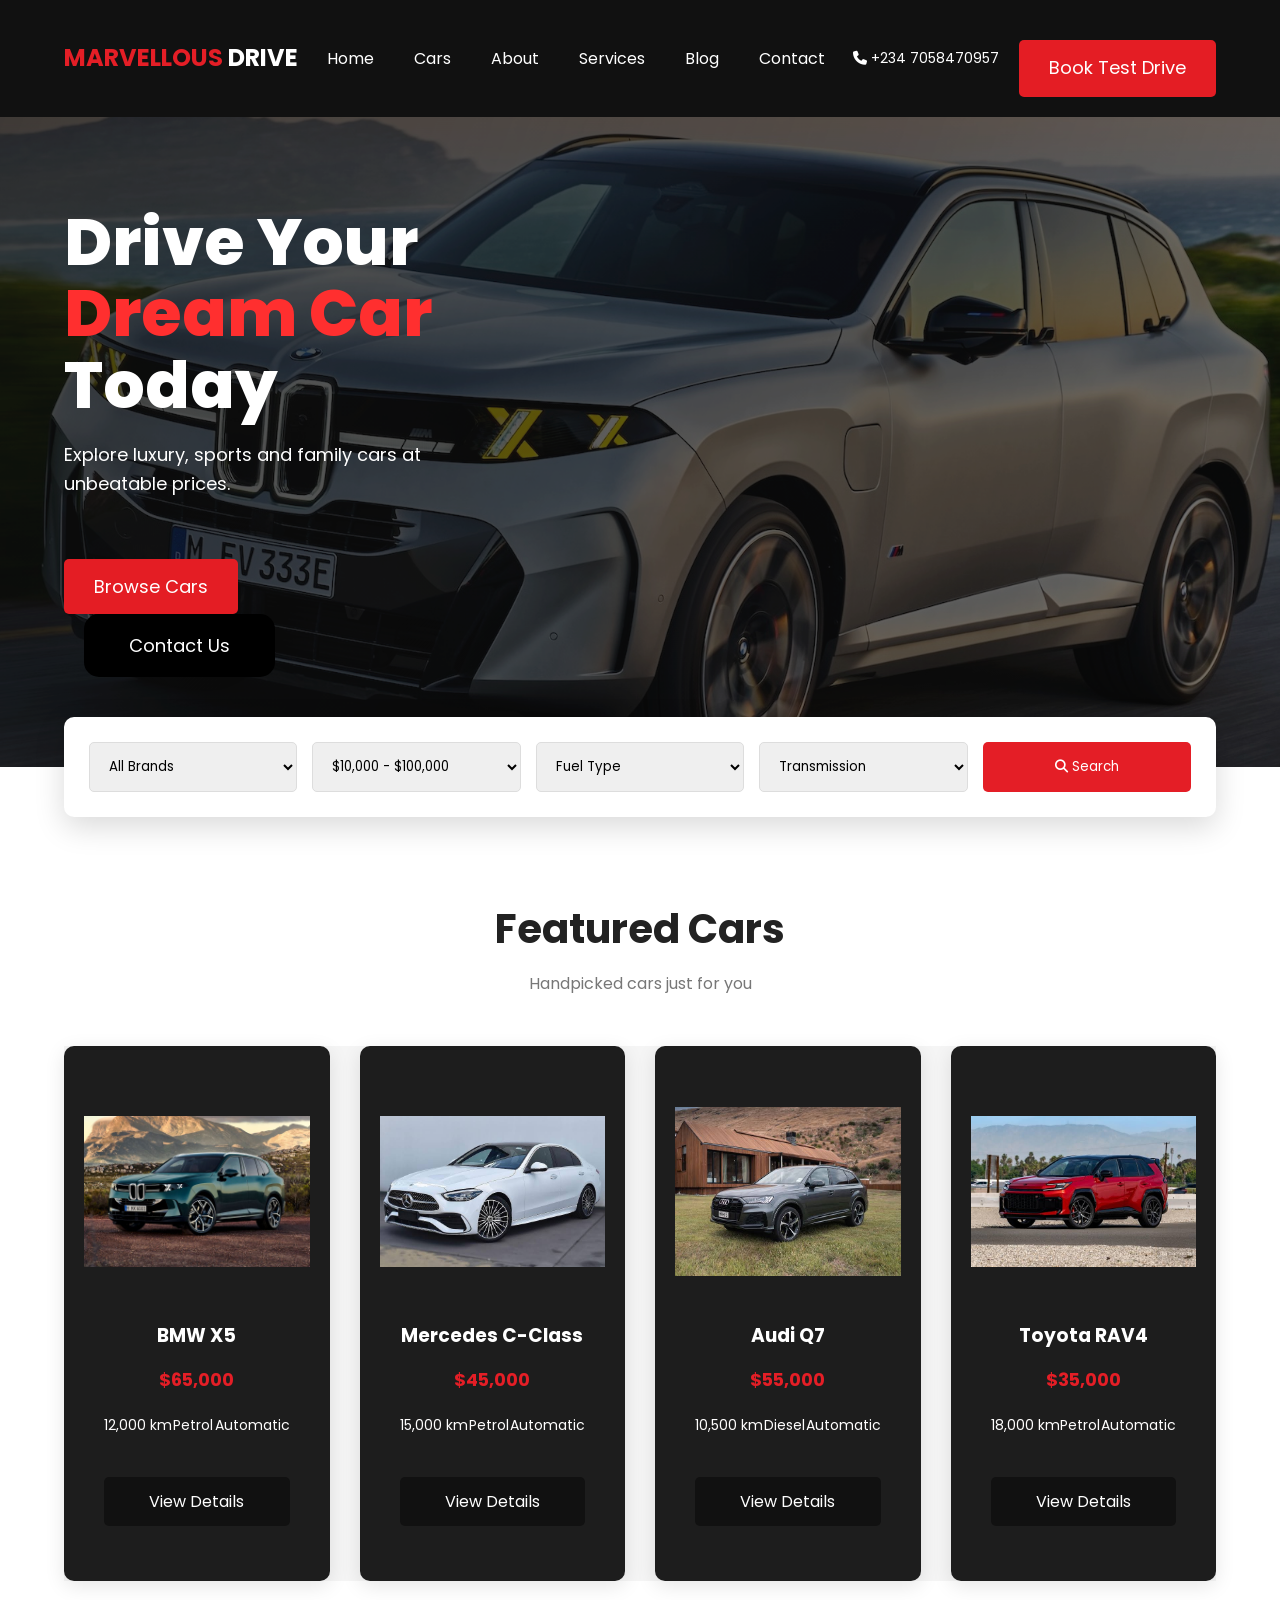
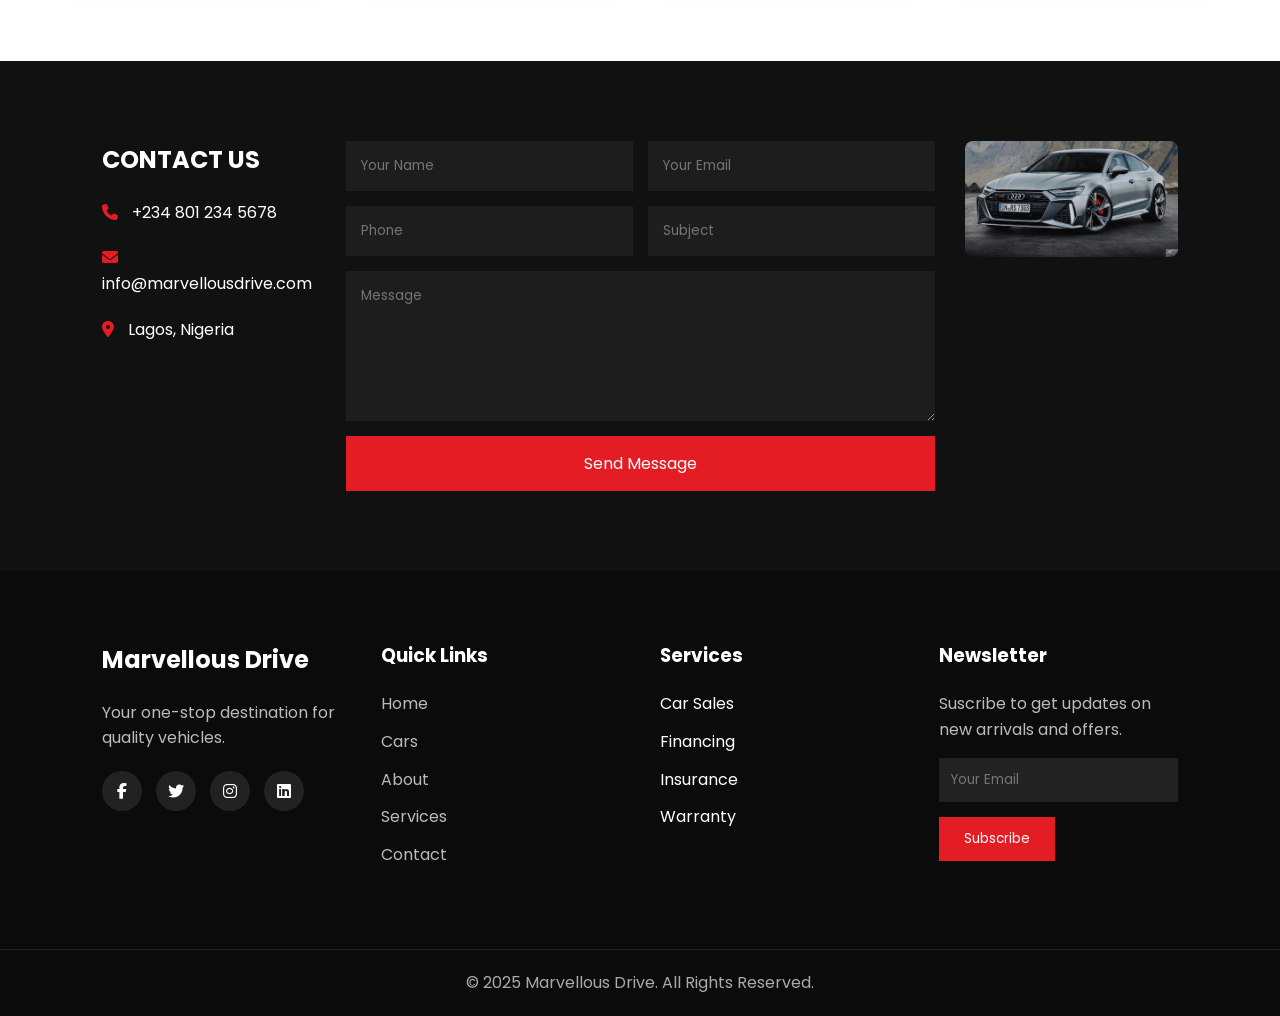
<file: car.html>
<!DOCTYPE html>
<html lang="en">
<head>

<meta charset="UTF-8">
<meta name="viewport" content="width=device-width, initial-scale=1.0">

<title>Marvellous Drive</title>

<link rel="stylesheet" href="css/style.css">

<link rel="preconnect" href="https://fonts.googleapis.com">

<link rel="preconnect" href="https://fonts.gstatic.com" crossorigin>

<link href="https://fonts.googleapis.com/css2?family=Poppins:wght@300;400;500;600;700;800&display=swap" rel="stylesheet">

<link rel="stylesheet"
href="https://cdnjs.cloudflare.com/ajax/libs/font-awesome/6.5.2/css/all.min.css">

<style>
    /* Smooth scroll behavior */
    html {
        scroll-behavior: smooth;
    }
</style>

</head>

<body>

<!-- HEADER -->

<header>

<div class="container">

<div class="logo">
<h2><span>MARVELLOUS</span> DRIVE</h2>
</div>

<nav>

<ul>

<li><a href="#">Home</a></li>

<li><a href="cars.html">Cars</a></li>

<li><a href="about.html">About</a></li>

<li><a href="service.html">Services</a></li>

<li><a href="blog.html">Blog</a></li>

<li><a href="contact.html">Contact</a></li>

</ul>

</nav>

<div class="header-right">

<p><i class="fa-solid fa-phone"></i> +234 7058470957</p>

<a href="#" class="btn">Book Test Drive</a>

</div>

</div>

</header>

<!-- HERO -->

<section class="hero">

<div class="overlay"></div>

<div class="container hero-content">

<div class="hero-text">

<h1>

Drive Your

<span>Dream Car</span>

Today

</h1>

<p>

Explore luxury, sports and family cars at unbeatable prices.

</p>

<div class="buttons">

<!-- <a href="#" class="btn">Browse Cars</a>

<a href="#" class="btn-outline">Contact Us</a> -->

<button class="btn">Browse Cars</button>
<button class="btn-outline">Contact Us</button>
</div>

</div>

<div class="hero-image">

<!-- <img src="images/car.png" alt="Car"> -->

</div>

</div>

</section>

<!-- SEARCH -->

<section class="search-box">

<div class="container">

<form>

<select>

<option>All Brands</option>

</select>

<select>

<option>$10,000 - $100,000</option>

</select>

<select>

<option>Fuel Type</option>

</select>

<select>

<option>Transmission</option>

</select>

<button>

<i class="fa fa-search"></i>

Search

</button>

</form>

</div>

</section>

<!-- FEATURED -->

<section class="featured">

<div class="container">

<h2>Featured Cars</h2>

<p>Handpicked cars just for you</p>

<div class="cars">

<div class="card">

<img src="images/bmw-x5-40-020.jpg">

<h3>BMW X5</h3>

<span class="price">$65,000</span>

<ul>

<li>12,000 km</li>

<li>Petrol</li>

<li>Automatic</li>

</ul>

<a href="#">View Details</a>

</div>

<div class="card">

<img src="images/images (65).jpg">

<h3>Mercedes C-Class</h3>

<span class="price">$45,000</span>

<ul>

<li>15,000 km</li>

<li>Petrol</li>

<li>Automatic</li>

</ul>

<a href="#">View Details</a>

</div>

<div class="card">

<img src="images/images (66).jpg">

<h3>Audi Q7</h3>

<span class="price">$55,000</span>

<ul>

<li>10,500 km</li>

<li>Diesel</li>

<li>Automatic</li>

</ul>

<a href="#">View Details</a>

</div>

<div class="card">

<img src="images/images (67).jpg">

<h3>Toyota RAV4</h3>

<span class="price">$35,000</span>

<ul>

<li>18,000 km</li>

<li>Petrol</li>

<li>Automatic</li>

</ul>

<a href="#">View Details</a>

</div>

</div>

</div>

</section>

<!-- =======Why Chose Us ======== -->
 <section class="contact">

<div class="contact-info">

<h2>CONTACT US</h2>

<p><i class="fas fa-phone"></i> +234 801 234 5678</p>

<p><i class="fas fa-envelope"></i> info@marvellousdrive.com</p>

<p><i class="fas fa-location-dot"></i> Lagos, Nigeria</p>

</div>



<div class="contact-form">

<input type="text" placeholder="Your Name">

<input type="email" placeholder="Your Email" required>

<input type="text" placeholder="Phone">

<input type="text" placeholder="Subject">

<textarea placeholder="Message"></textarea>

<button type="submit">Send Message</button>

</div>



<div class="map">

<img src="images/3969cea6-audi-rs7-rendering.jpg">

</div>

</section>



<!-- ================= FOOTER ================= -->

<footer>

<div class="footer-container">
<div>
<h2>Marvellous Drive</h2>
<p>
Your one-stop destination for quality vehicles.
</p>

<div class="social">
<i class="fab fa-facebook-f"></i>
<i class="fab fa-twitter"></i>
<i class="fab fa-instagram"></i>
<i class="fab fa-linkedin"></i>
</div>
</div>



<div>
<h3>Quick Links</h3>
<ul>
<li><a href="#">Home</a></li>
<li><a href="#">Cars</a></li>
<li><a href="#">About</a></li>
<li><a href="#">Services</a></li>
<li><a href="#">Contact</a></li>
</ul>
</div>



<div>
<h3>Services</h3>
<ul>
<li>Car Sales</li>
<li>Financing</li>
<li>Insurance</li>
<li>Warranty</li>
</ul>
</div>



<div>
<h3>Newsletter</h3>
<p>Suscribe to get updates on new arrivals and offers.</p>
<input type="email" placeholder="Your Email">

<button>Subscribe</button>

</div>
</div>

<div class="copyright">
© 2025 Marvellous Drive. All Rights Reserved.
</div>

</footer>

<script>
    // Scroll to top when Home button is clicked
    document.addEventListener('DOMContentLoaded', function() {
        const homeLinks = document.querySelectorAll('a[href="#"], a[href="car.html"], nav a:first-child');
        
        homeLinks.forEach(link => {
            link.addEventListener('click', function(e) {
                // If we're on the home page and it's the Home link, scroll to top
                if ((window.location.pathname.includes('car.html') || window.location.pathname.endsWith('/')) && 
                    (this.getAttribute('href') === '#' || this.getAttribute('href') === 'car.html' || this.textContent.trim() === 'Home')) {
                    e.preventDefault();
                    window.scrollTo({
                        top: 0,
                        behavior: 'smooth'
                    });
                }
            });
        });
    });
</script>

</body>
</html>
</file>
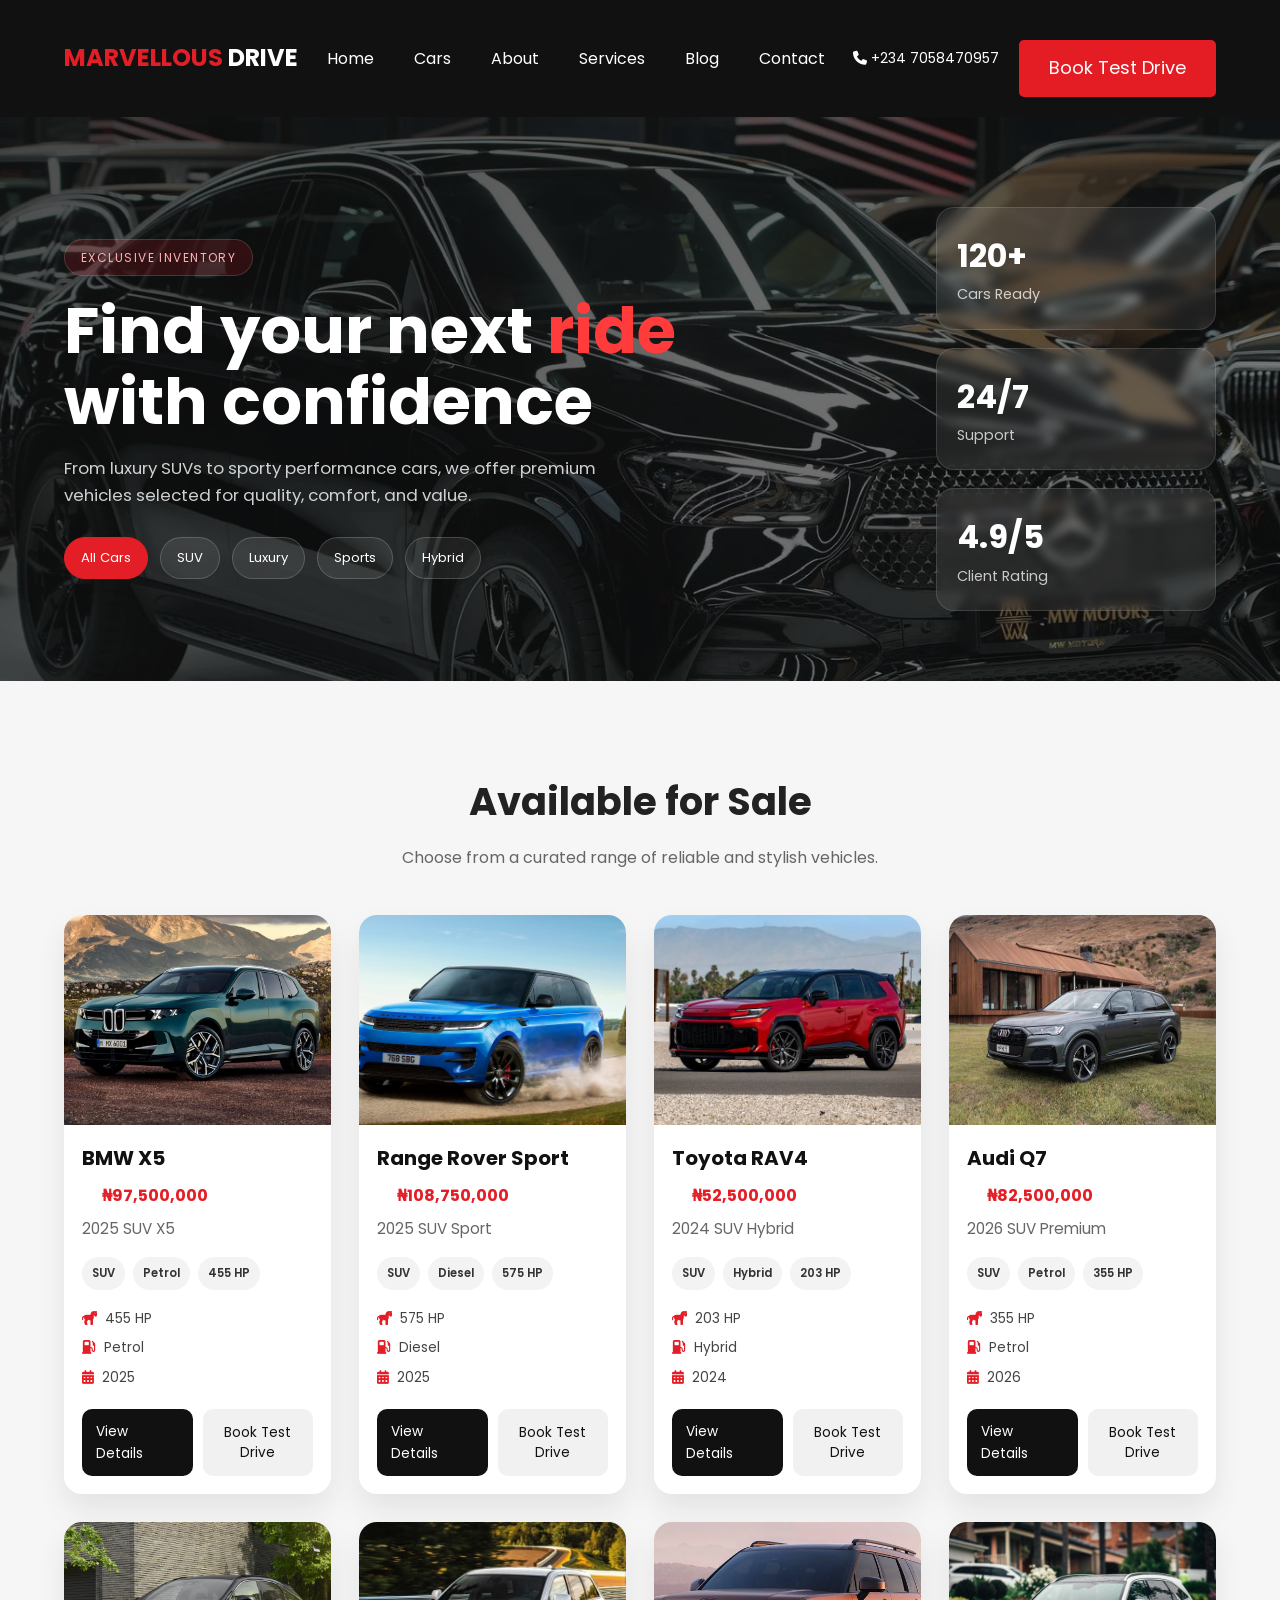
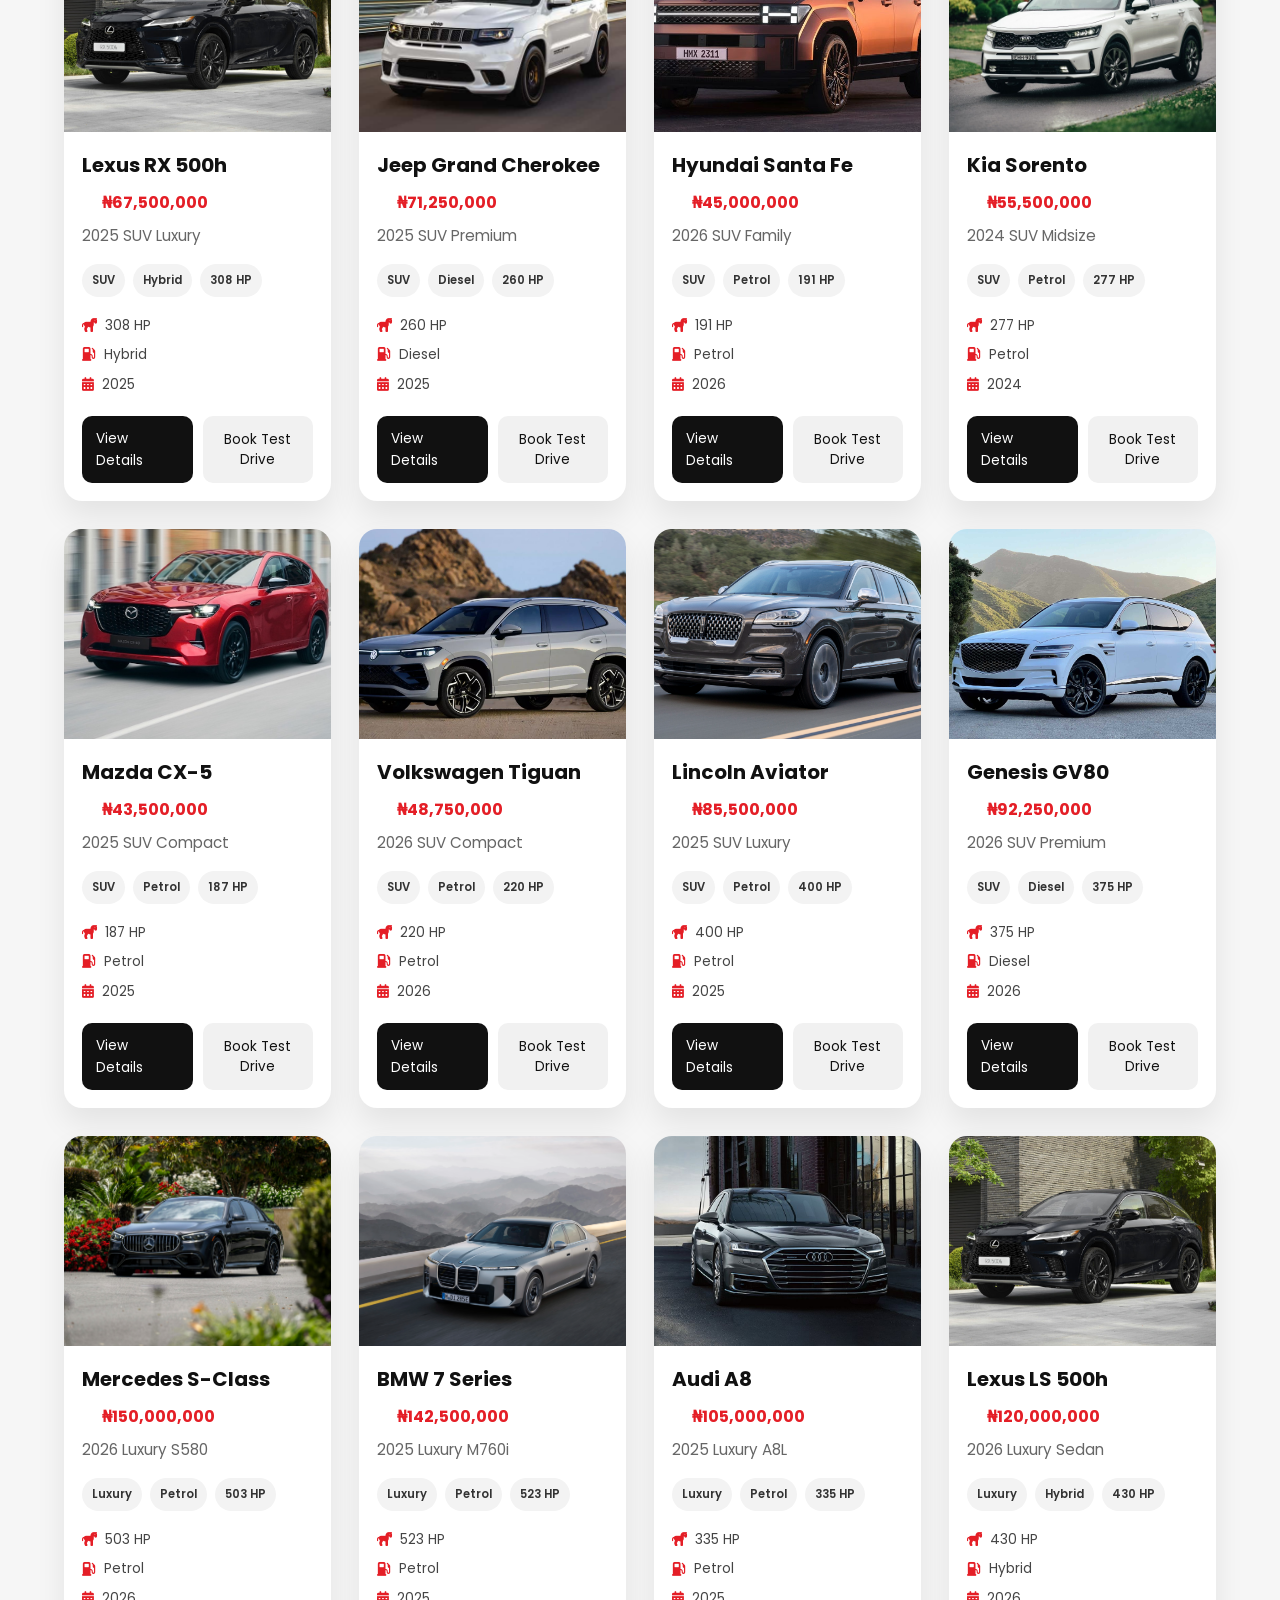
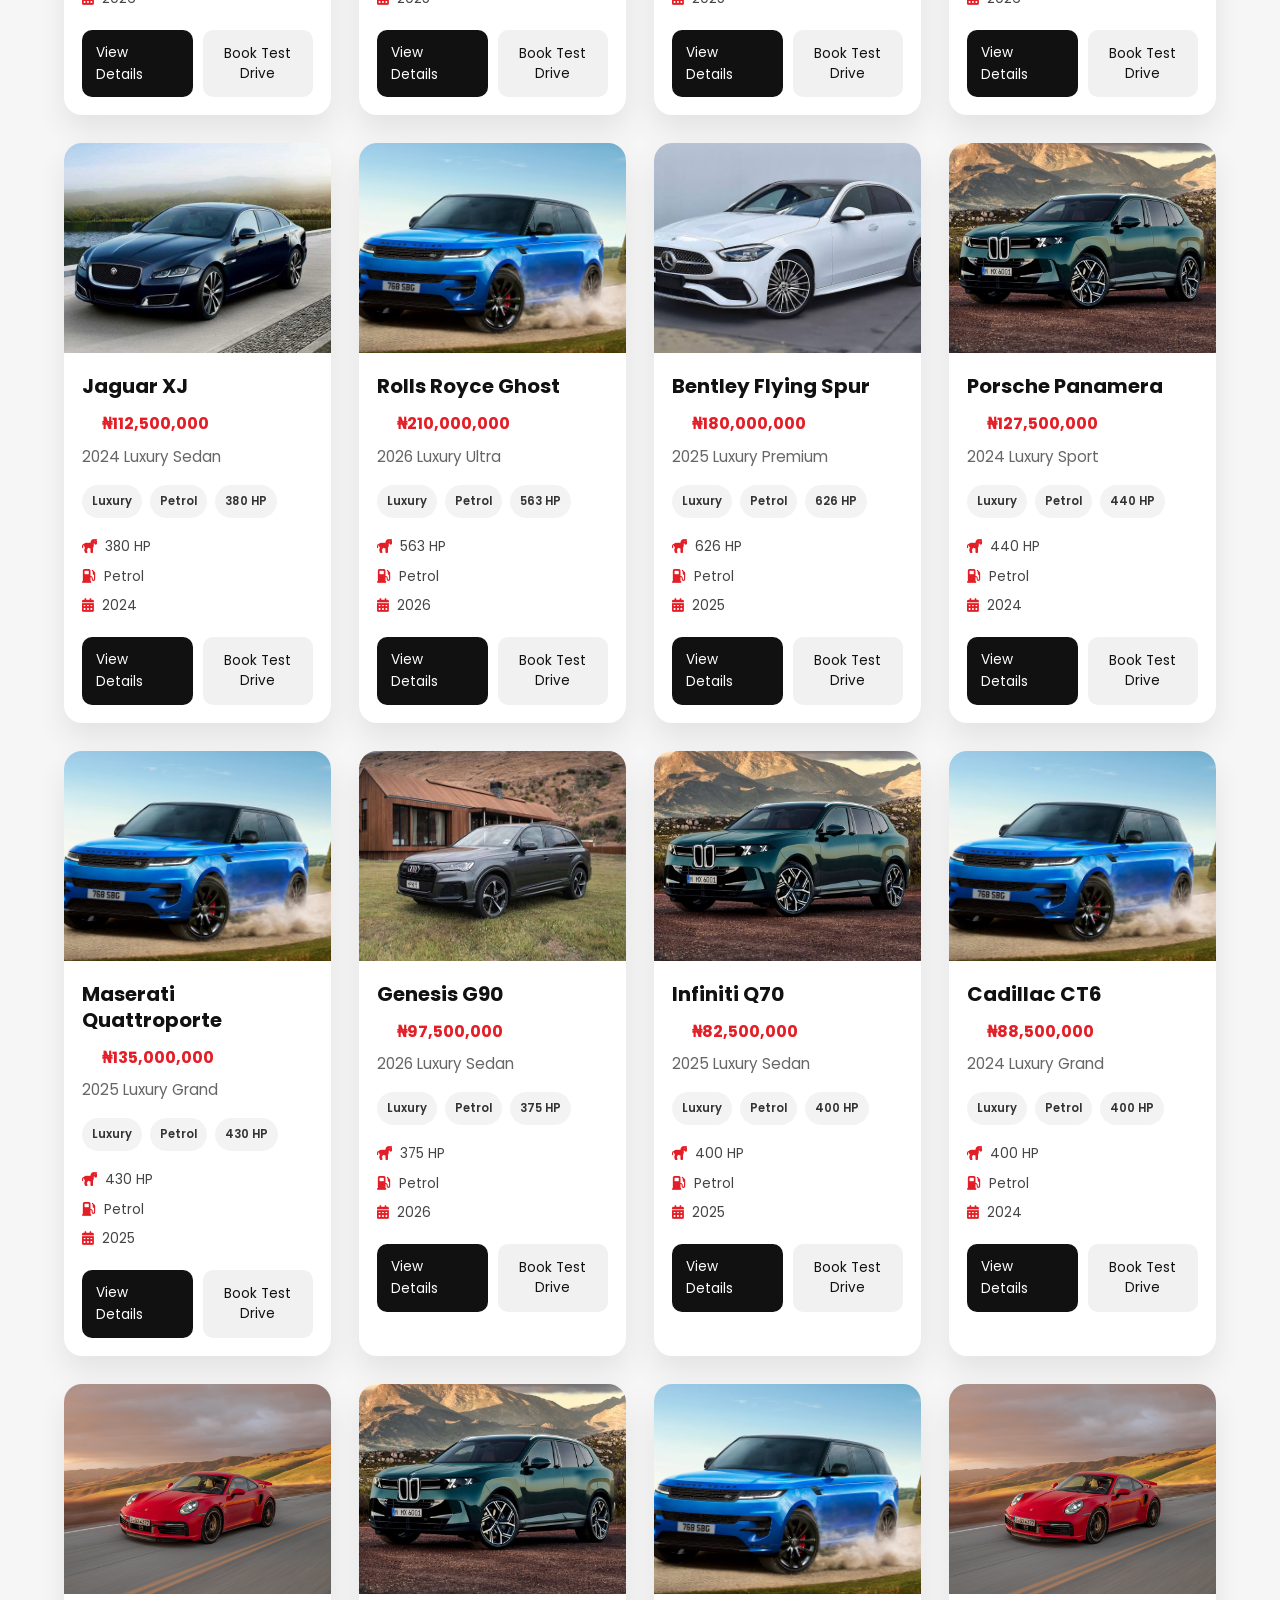
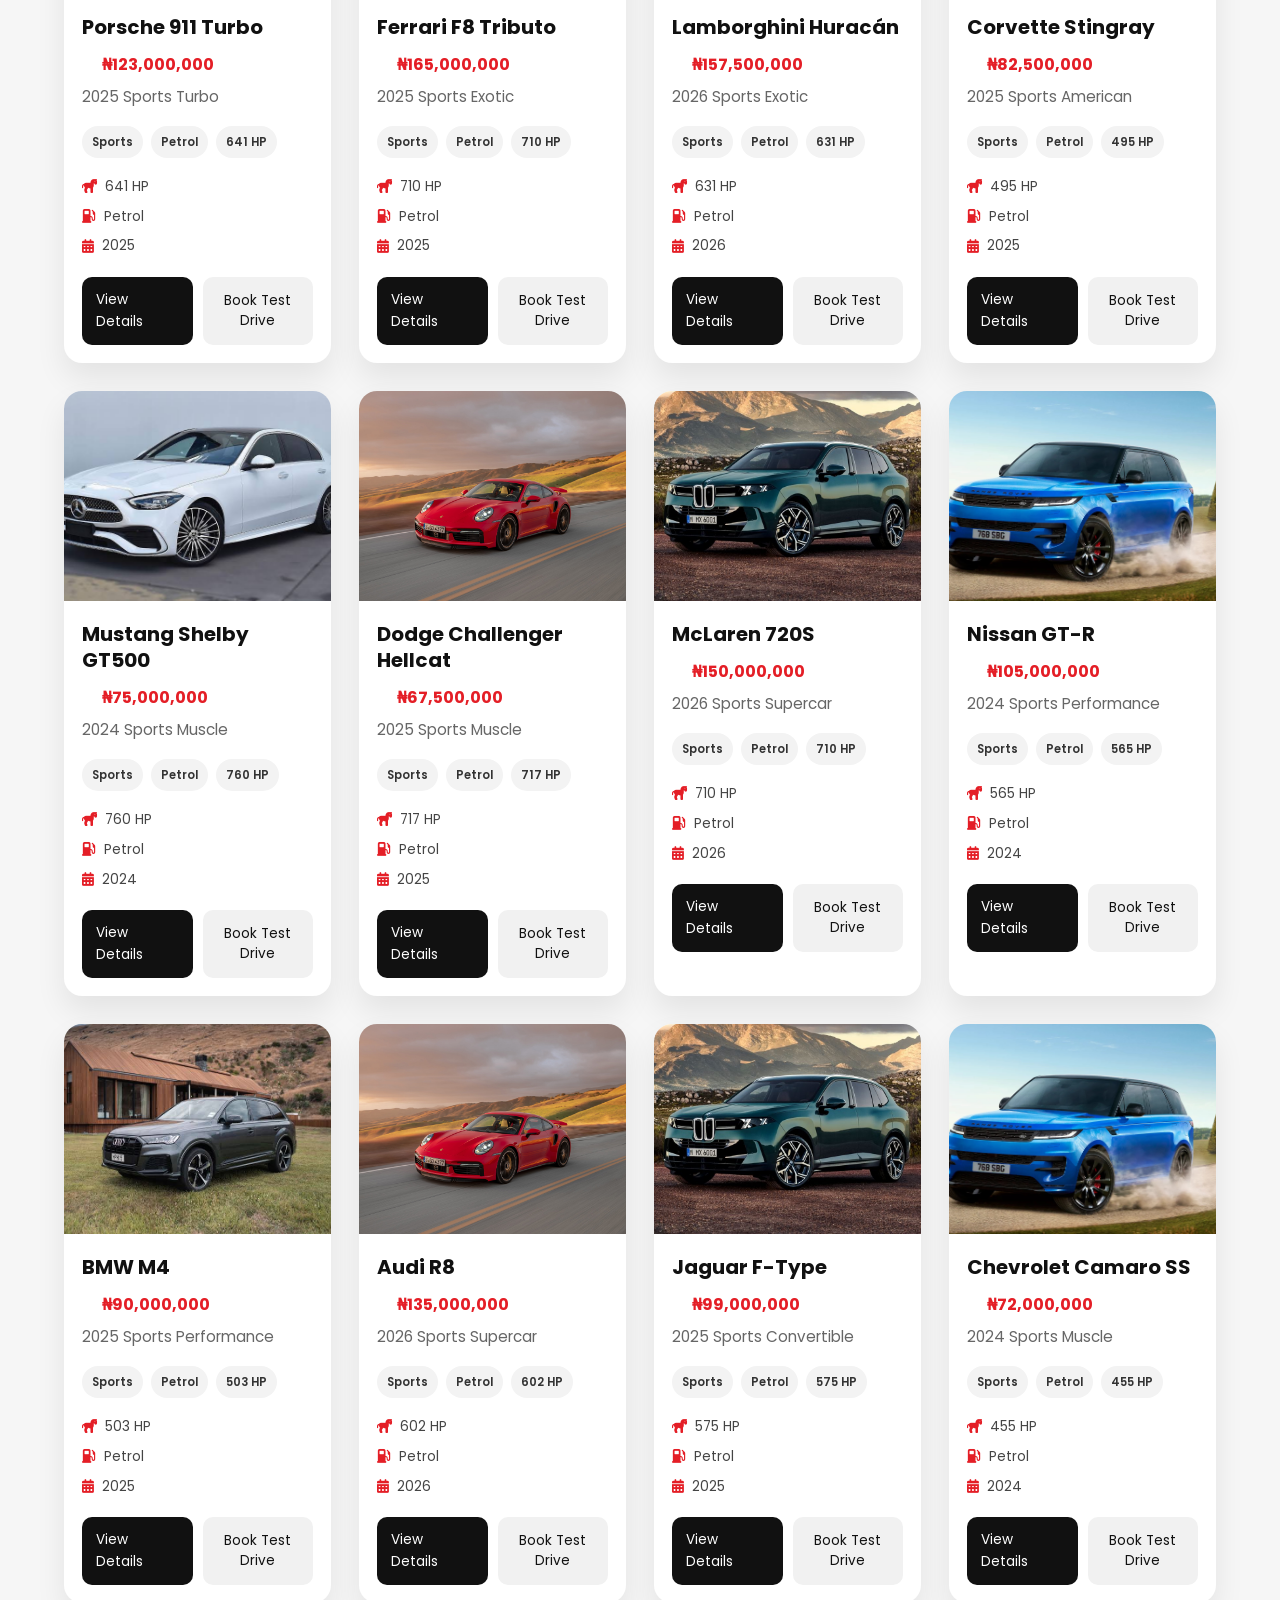
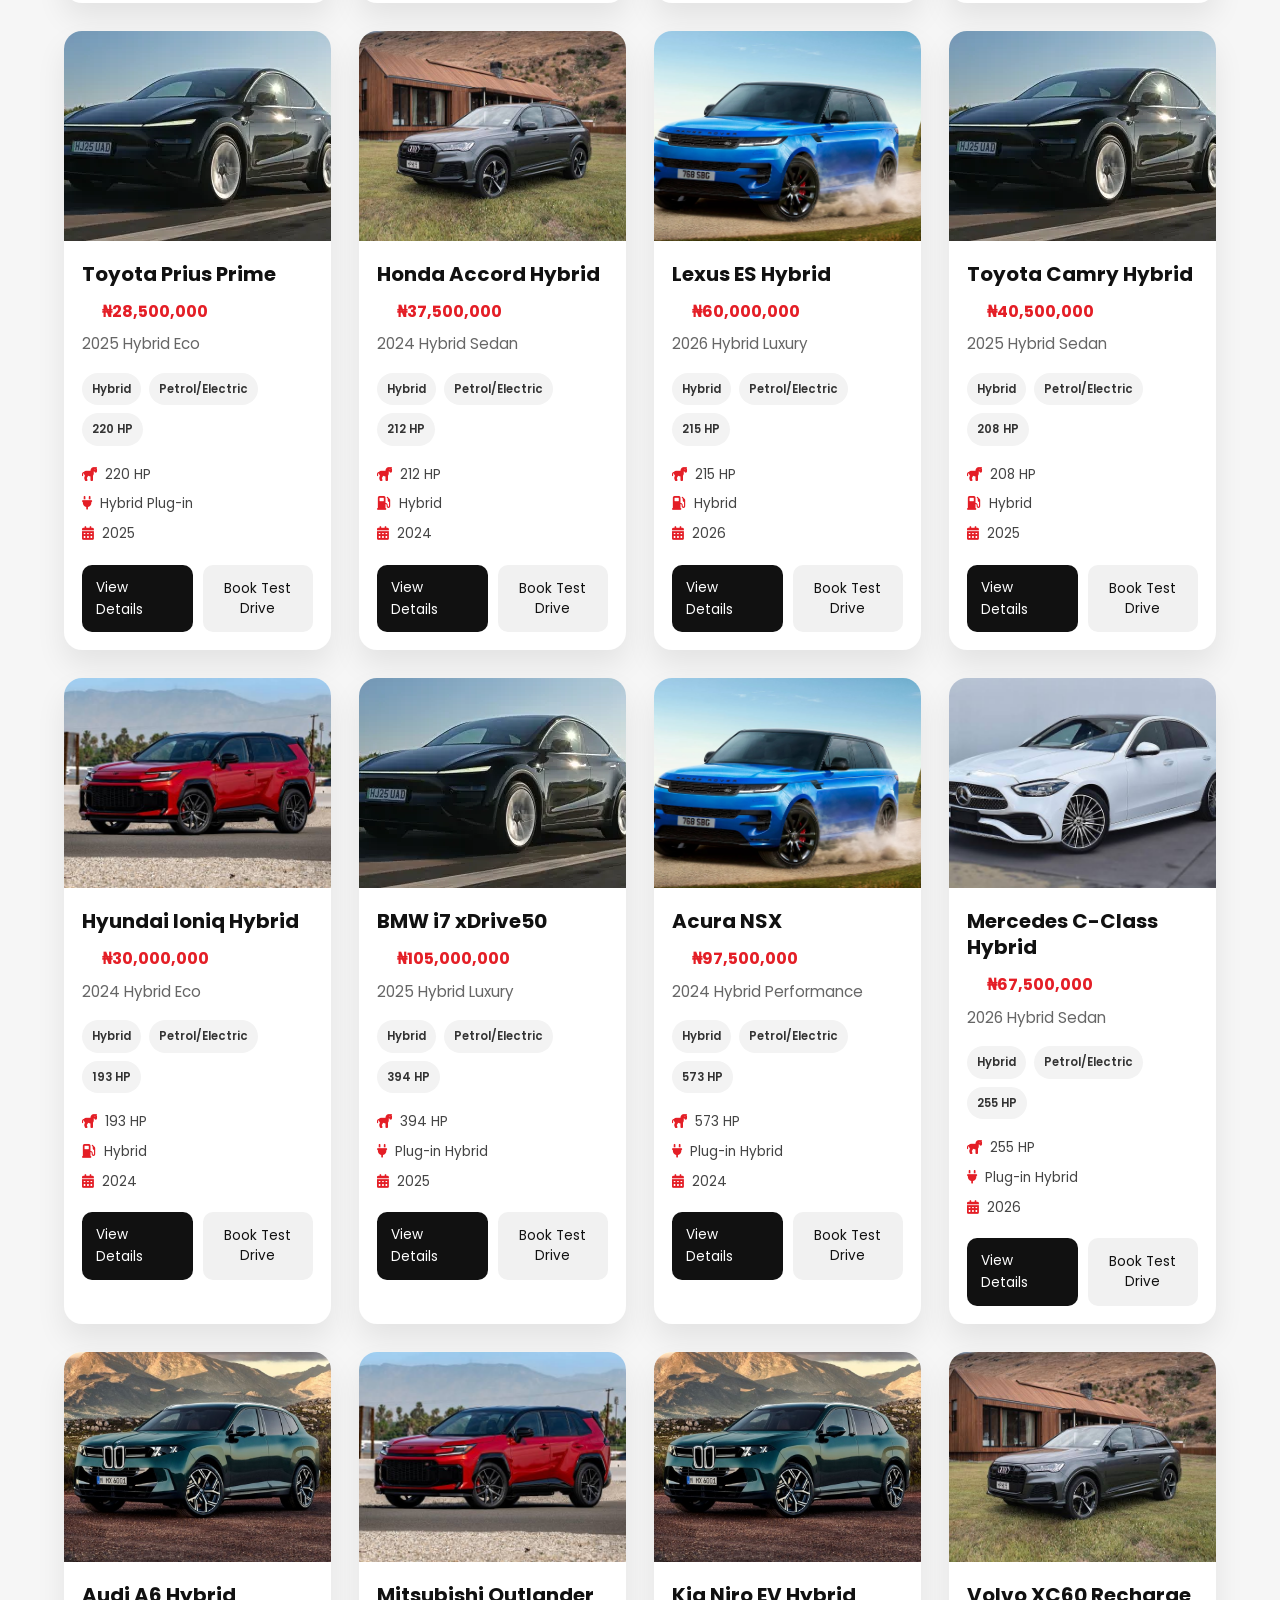
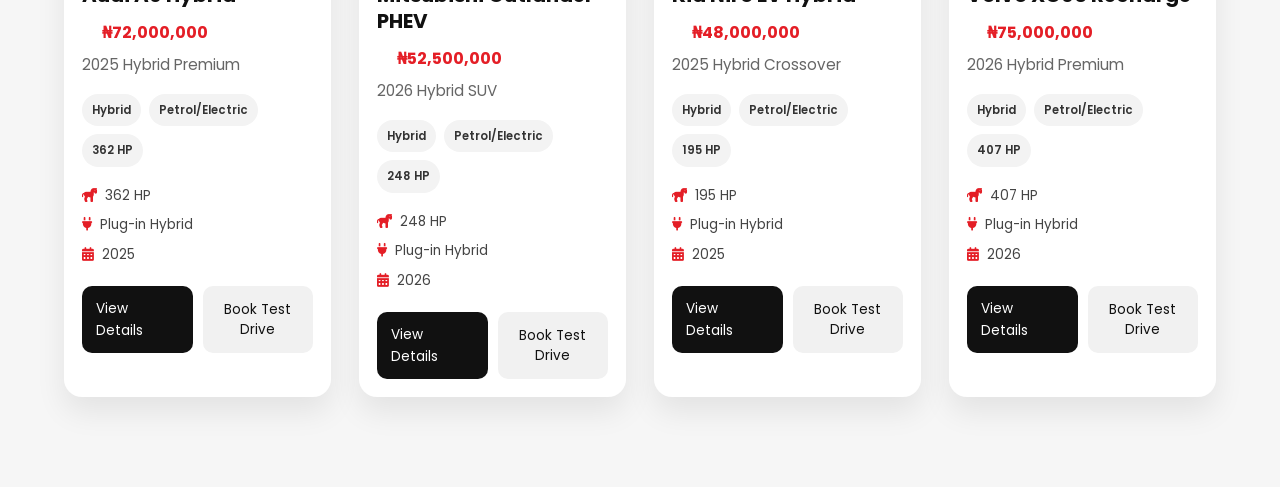
<file: cars.html>
<!DOCTYPE html>
<html lang="en">
<head>
    <meta charset="UTF-8">
    <meta name="viewport" content="width=device-width, initial-scale=1.0">
    <title>Cars for Sale | Marvellous Drive</title>
    <link rel="stylesheet" href="css/style.css">
    <link rel="preconnect" href="https://fonts.googleapis.com">
    <link rel="preconnect" href="https://fonts.gstatic.com" crossorigin>
    <link href="https://fonts.googleapis.com/css2?family=Poppins:wght@300;400;500;600;700;800&display=swap" rel="stylesheet">
    <link rel="stylesheet" href="https://cdnjs.cloudflare.com/ajax/libs/font-awesome/6.5.2/css/all.min.css">
    <style>
        /* Smooth scroll behavior */
        html {
            scroll-behavior: smooth;
        }

        .car-grid,
        .inventory-card,
        .card-body,
        .title-row {
            min-width: 0;
        }

        .car-grid {
            display: grid;
            grid-template-columns: 1fr;
            gap: 22px;
        }

        .inventory-card {
            display: flex;
            flex-direction: column;
            width: 100%;
        }

        .image-wrap {
            flex: 0 0 auto;
        }

        .image-wrap img {
            height: 210px;
            object-fit: cover;
        }

        .card-body {
            display: flex;
            flex: 1;
            flex-direction: column;
            padding: 18px 16px 16px;
        }

        .title-row {
            align-items: flex-start;
            flex-direction: column;
            gap: 4px;
            width: 100%;
        }

        .title-row h3 {
            font-size: 1.25rem;
            line-height: 1.3;
            word-break: break-word;
            overflow-wrap: anywhere;
        }

        .price {
            display: block;
            width: 100%;
            font-size: 1rem;
            white-space: normal;
            word-break: break-word;
            overflow-wrap: anywhere;
        }

        .specs {
            margin-bottom: 20px;
        }

        .cta-row {
            flex-direction: column;
            margin-top: auto;
        }

        .primary-btn,
        .secondary-btn {
            min-height: 46px;
            width: 100%;
        }

        @media (min-width: 641px) {
            .car-grid {
                grid-template-columns: repeat(2, minmax(0, 1fr));
                gap: 24px;
            }

            .inventory-card {
                display: block;
            }

            .card-body {
                padding: 20px 18px 18px;
            }

            .title-row {
                align-items: center;
                flex-direction: row;
                gap: 12px;
                width: auto;
            }

            .price {
                width: auto;
                white-space: nowrap;
            }

            .cta-row {
                flex-direction: row;
                margin-top: 0;
            }

            .primary-btn,
            .secondary-btn {
                width: auto;
            }
        }

        @media (min-width: 1024px) {
            .car-grid {
                grid-template-columns: repeat(4, minmax(0, 1fr));
                gap: 28px;
            }
        }

        @media (max-width: 640px) {
            .car-catalog {
                padding: 55px 0 70px;
            }
        }
    </style>
</head>
<body>

    <header>
        <div class="container">
            <div class="logo">
                <h2><span>MARVELLOUS</span> DRIVE</h2>
            </div>

            <nav>
                <ul>
                    <li><a href="index.html">Home</a></li>
                    <li><a href="cars.html">Cars</a></li>
                    <li><a href="about.html">About</a></li>
                    <li><a href="service.html">Services</a></li>
                    <li><a href="blog.html">Blog</a></li>
                    <li><a href="contact.html">Contact</a></li>
                </ul>
            </nav>

            <div class="header-right">
                <p><i class="fa-solid fa-phone"></i> +234 7058470957</p>
                <a href="contact.html#enquiry" class="btn">Book Test Drive</a>
            </div>
        </div>
    </header>

    <main class="inventory-page">
        <section class="inventory-hero">
            <div class="container inventory-hero-inner">
                <div class="hero-copy">
                    <span class="eyebrow">Exclusive inventory</span>
                    <h1>Find your next <span>ride</span> with confidence</h1>
                    <p>From luxury SUVs to sporty performance cars, we offer premium vehicles selected for quality, comfort, and value.</p>

                    <div class="filter-tags">
                        <button class="filter-tag active" data-filter="all">All Cars</button>
                        <button class="filter-tag" data-filter="suv">SUV</button>
                        <button class="filter-tag" data-filter="luxury">Luxury</button>
                        <button class="filter-tag" data-filter="sports">Sports</button>
                        <button class="filter-tag" data-filter="hybrid">Hybrid</button>
                    </div>
                </div>

                <div class="hero-panel">
                    <div class="stat-box">
                        <strong>120+</strong>
                        <span>Cars Ready</span>
                    </div>
                    <div class="stat-box">
                        <strong>24/7</strong>
                        <span>Support</span>
                    </div>
                    <div class="stat-box">
                        <strong>4.9/5</strong>
                        <span>Client Rating</span>
                    </div>
                </div>
            </div>
        </section>

        <section class="car-catalog">
            <div class="container">
                <div class="section-heading">
                    <h2>Available for Sale</h2>
                    <p>Choose from a curated range of reliable and stylish vehicles.</p>
                </div>

                <div class="car-grid">
                    <!-- SUV CATEGORY -->
                    <article class="inventory-card">
                        <div class="image-wrap">
                            <img src="images/bmw-x5-40-020.jpg" alt="BMW X5">
                        </div>
                        <div class="card-body">
                            <div class="title-row">
                                <h3>BMW X5</h3>
                                <span class="price">₦97,500,000</span>
                            </div>
                            <p class="model">2025 SUV X5</p>
                            <div class="tag-list">
                                <span class="tag">SUV</span>
                                <span class="tag">Petrol</span>
                                <span class="tag">455 HP</span>
                            </div>
                            <ul class="specs">
                                <li><i class="fa-solid fa-horse"></i> 455 HP</li>
                                <li><i class="fa-solid fa-gas-pump"></i> Petrol</li>
                                <li><i class="fa-solid fa-calendar-days"></i> 2025</li>
                            </ul>
                            <div class="cta-row">
                                <a href="#" class="primary-btn">View Details</a>
                                <button class="secondary-btn">Book Test Drive</button>
                            </div>
                        </div>
                    </article>

                    <!-- SUV 2: Range Rover Sport -->
                    <article class="inventory-card">
                        <div class="image-wrap">
                            <img src="images/900.jpg" alt="Range Rover Sport">
                        </div>
                        <div class="card-body">
                            <div class="title-row">
                                <h3>Range Rover Sport</h3>
                                <span class="price">₦108,750,000</span>
                            </div>
                            <p class="model">2025 SUV Sport</p>
                            <div class="tag-list">
                                <span class="tag">SUV</span>
                                <span class="tag">Diesel</span>
                                <span class="tag">575 HP</span>
                            </div>
                            <ul class="specs">
                                <li><i class="fa-solid fa-horse"></i> 575 HP</li>
                                <li><i class="fa-solid fa-gas-pump"></i> Diesel</li>
                                <li><i class="fa-solid fa-calendar-days"></i> 2025</li>
                            </ul>
                            <div class="cta-row">
                                <a href="#" class="primary-btn">View Details</a>
                                <button class="secondary-btn">Book Test Drive</button>
                            </div>
                        </div>
                    </article>

                    <!-- SUV 3: Toyota RAV4 -->
                    <article class="inventory-card">
                        <div class="image-wrap">
                            <img src="images/images (67).jpg" alt="Toyota RAV4">
                        </div>
                        <div class="card-body">
                            <div class="title-row">
                                <h3>Toyota RAV4</h3>
                                <span class="price">₦52,500,000</span>
                            </div>
                            <p class="model">2024 SUV Hybrid</p>
                            <div class="tag-list">
                                <span class="tag">SUV</span>
                                <span class="tag">Hybrid</span>
                                <span class="tag">203 HP</span>
                            </div>
                            <ul class="specs">
                                <li><i class="fa-solid fa-horse"></i> 203 HP</li>
                                <li><i class="fa-solid fa-gas-pump"></i> Hybrid</li>
                                <li><i class="fa-solid fa-calendar-days"></i> 2024</li>
                            </ul>
                            <div class="cta-row">
                                <a href="#" class="primary-btn">View Details</a>
                                <button class="secondary-btn">Book Test Drive</button>
                            </div>
                        </div>
                    </article>

                    <!-- SUV 4: Audi Q7 -->
                    <article class="inventory-card">
                        <div class="image-wrap">
                            <img src="images/images (66).jpg" alt="Audi Q7">
                        </div>
                        <div class="card-body">
                            <div class="title-row">
                                <h3>Audi Q7</h3>
                                <span class="price">₦82,500,000</span>
                            </div>
                            <p class="model">2026 SUV Premium</p>
                            <div class="tag-list">
                                <span class="tag">SUV</span>
                                <span class="tag">Petrol</span>
                                <span class="tag">355 HP</span>
                            </div>
                            <ul class="specs">
                                <li><i class="fa-solid fa-horse"></i> 355 HP</li>
                                <li><i class="fa-solid fa-gas-pump"></i> Petrol</li>
                                <li><i class="fa-solid fa-calendar-days"></i> 2026</li>
                            </ul>
                            <div class="cta-row">
                                <a href="#" class="primary-btn">View Details</a>
                                <button class="secondary-btn">Book Test Drive</button>
                            </div>
                        </div>
                    </article>

                    <!-- SUV 5: Lexus RX -->
                    <article class="inventory-card">
                        <div class="image-wrap">
                            <img src="images/lexus-2025-rx-500h-f-sport.jpg" alt="Lexus RX">
                        </div>
                        <div class="card-body">
                            <div class="title-row">
                                <h3>Lexus RX 500h</h3>
                                <span class="price">₦67,500,000</span>
                            </div>
                            <p class="model">2025 SUV Luxury</p>
                            <div class="tag-list">
                                <span class="tag">SUV</span>
                                <span class="tag">Hybrid</span>
                                <span class="tag">308 HP</span>
                            </div>
                            <ul class="specs">
                                <li><i class="fa-solid fa-horse"></i> 308 HP</li>
                                <li><i class="fa-solid fa-gas-pump"></i> Hybrid</li>
                                <li><i class="fa-solid fa-calendar-days"></i> 2025</li>
                            </ul>
                            <div class="cta-row">
                                <a href="#" class="primary-btn">View Details</a>
                                <button class="secondary-btn">Book Test Drive</button>
                            </div>
                        </div>
                    </article>

                    <!-- SUV 6: Jeep Grand Cherokee -->
                    <article class="inventory-card">
                        <div class="image-wrap">
                            <img src="images/Jeep-Grand cherokee.jpg" alt="Jeep Grand Cherokee">
                        </div>
                        <div class="card-body">
                            <div class="title-row">
                                <h3>Jeep Grand Cherokee</h3>
                                <span class="price">₦71,250,000</span>
                            </div>
                            <p class="model">2025 SUV Premium</p>
                            <div class="tag-list">
                                <span class="tag">SUV</span>
                                <span class="tag">Diesel</span>
                                <span class="tag">260 HP</span>
                            </div>
                            <ul class="specs">
                                <li><i class="fa-solid fa-horse"></i> 260 HP</li>
                                <li><i class="fa-solid fa-gas-pump"></i> Diesel</li>
                                <li><i class="fa-solid fa-calendar-days"></i> 2025</li>
                            </ul>
                            <div class="cta-row">
                                <a href="#" class="primary-btn">View Details</a>
                                <button class="secondary-btn">Book Test Drive</button>
                            </div>
                        </div>
                    </article>

                    <!-- SUV 7: Hyundai Santa Fe -->
                    <article class="inventory-card">
                        <div class="image-wrap">
                            <img src="images/Hyundia Fe.jpg" alt="Hyundai Santa Fe">
                        </div>
                        <div class="card-body">
                            <div class="title-row">
                                <h3>Hyundai Santa Fe</h3>
                                <span class="price">₦45,000,000</span>
                            </div>
                            <p class="model">2026 SUV Family</p>
                            <div class="tag-list">
                                <span class="tag">SUV</span>
                                <span class="tag">Petrol</span>
                                <span class="tag">191 HP</span>
                            </div>
                            <ul class="specs">
                                <li><i class="fa-solid fa-horse"></i> 191 HP</li>
                                <li><i class="fa-solid fa-gas-pump"></i> Petrol</li>
                                <li><i class="fa-solid fa-calendar-days"></i> 2026</li>
                            </ul>
                            <div class="cta-row">
                                <a href="#" class="primary-btn">View Details</a>
                                <button class="secondary-btn">Book Test Drive</button>
                            </div>
                        </div>
                    </article>

                    <!-- SUV 8: Kia Sorento -->
                    <article class="inventory-card">
                        <div class="image-wrap">
                            <img src="images/Kia Serento.jpg" alt="Kia Sorento">
                        </div>
                        <div class="card-body">
                            <div class="title-row">
                                <h3>Kia Sorento</h3>
                                <span class="price">₦55,500,000</span>
                            </div>
                            <p class="model">2024 SUV Midsize</p>
                            <div class="tag-list">
                                <span class="tag">SUV</span>
                                <span class="tag">Petrol</span>
                                <span class="tag">277 HP</span>
                            </div>
                            <ul class="specs">
                                <li><i class="fa-solid fa-horse"></i> 277 HP</li>
                                <li><i class="fa-solid fa-gas-pump"></i> Petrol</li>
                                <li><i class="fa-solid fa-calendar-days"></i> 2024</li>
                            </ul>
                            <div class="cta-row">
                                <a href="#" class="primary-btn">View Details</a>
                                <button class="secondary-btn">Book Test Drive</button>
                            </div>
                        </div>
                    </article>

                    <!-- SUV 9: Mazda CX-5 -->
                    <article class="inventory-card">
                        <div class="image-wrap">
                            <img src="images/CX-60-PHEV-1.jpg" alt="Mazda CX-5">
                        </div>
                        <div class="card-body">
                            <div class="title-row">
                                <h3>Mazda CX-5</h3>
                                <span class="price">₦43,500,000</span>
                            </div>
                            <p class="model">2025 SUV Compact</p>
                            <div class="tag-list">
                                <span class="tag">SUV</span>
                                <span class="tag">Petrol</span>
                                <span class="tag">187 HP</span>
                            </div>
                            <ul class="specs">
                                <li><i class="fa-solid fa-horse"></i> 187 HP</li>
                                <li><i class="fa-solid fa-gas-pump"></i> Petrol</li>
                                <li><i class="fa-solid fa-calendar-days"></i> 2025</li>
                            </ul>
                            <div class="cta-row">
                                <a href="#" class="primary-btn">View Details</a>
                                <button class="secondary-btn">Book Test Drive</button>
                            </div>
                        </div>
                    </article>

                    <!-- SUV 10: Volkswagen Tiguan -->
                    <article class="inventory-card">
                        <div class="image-wrap">
                            <img src="images/Volkswagen-Tiguan.jpg" alt="Volkswagen Tiguan">
                        </div>
                        <div class="card-body">
                            <div class="title-row">
                                <h3>Volkswagen Tiguan</h3>
                                <span class="price">₦48,750,000</span>
                            </div>
                            <p class="model">2026 SUV Compact</p>
                            <div class="tag-list">
                                <span class="tag">SUV</span>
                                <span class="tag">Petrol</span>
                                <span class="tag">220 HP</span>
                            </div>
                            <ul class="specs">
                                <li><i class="fa-solid fa-horse"></i> 220 HP</li>
                                <li><i class="fa-solid fa-gas-pump"></i> Petrol</li>
                                <li><i class="fa-solid fa-calendar-days"></i> 2026</li>
                            </ul>
                            <div class="cta-row">
                                <a href="#" class="primary-btn">View Details</a>
                                <button class="secondary-btn">Book Test Drive</button>
                            </div>
                        </div>
                    </article>

                    <!-- SUV 11: Lincoln Aviator -->
                    <article class="inventory-card">
                        <div class="image-wrap">
                            <img src="images/lincoln-aviator3.jpg" alt="Lincoln Aviator">
                        </div>
                        <div class="card-body">
                            <div class="title-row">
                                <h3>Lincoln Aviator</h3>
                                <span class="price">₦85,500,000</span>
                            </div>
                            <p class="model">2025 SUV Luxury</p>
                            <div class="tag-list">
                                <span class="tag">SUV</span>
                                <span class="tag">Petrol</span>
                                <span class="tag">400 HP</span>
                            </div>
                            <ul class="specs">
                                <li><i class="fa-solid fa-horse"></i> 400 HP</li>
                                <li><i class="fa-solid fa-gas-pump"></i> Petrol</li>
                                <li><i class="fa-solid fa-calendar-days"></i> 2025</li>
                            </ul>
                            <div class="cta-row">
                                <a href="#" class="primary-btn">View Details</a>
                                <button class="secondary-btn">Book Test Drive</button>
                            </div>
                        </div>
                    </article>

                    <!-- SUV 12: Genesis GV80 -->
                    <article class="inventory-card">
                        <div class="image-wrap">
                            <img src="images/Genesis-gv80.jpg" alt="Genesis GV80">
                        </div>
                        <div class="card-body">
                            <div class="title-row">
                                <h3>Genesis GV80</h3>
                                <span class="price">₦92,250,000</span>
                            </div>
                            <p class="model">2026 SUV Premium</p>
                            <div class="tag-list">
                                <span class="tag">SUV</span>
                                <span class="tag">Diesel</span>
                                <span class="tag">375 HP</span>
                            </div>
                            <ul class="specs">
                                <li><i class="fa-solid fa-horse"></i> 375 HP</li>
                                <li><i class="fa-solid fa-gas-pump"></i> Diesel</li>
                                <li><i class="fa-solid fa-calendar-days"></i> 2026</li>
                            </ul>
                            <div class="cta-row">
                                <a href="#" class="primary-btn">View Details</a>
                                <button class="secondary-btn">Book Test Drive</button>
                            </div>
                        </div>
                    </article>

                    <!-- LUXURY 1: Mercedes S-Class -->
                    <article class="inventory-card">
                        <div class="image-wrap">
                            <img src="images/S-Class.jpg" alt="Mercedes S-Class">
                        </div>
                        <div class="card-body">
                            <div class="title-row">
                                <h3>Mercedes S-Class</h3>
                                <span class="price">₦150,000,000</span>
                            </div>
                            <p class="model">2026 Luxury S580</p>
                            <div class="tag-list">
                                <span class="tag">Luxury</span>
                                <span class="tag">Petrol</span>
                                <span class="tag">503 HP</span>
                            </div>
                            <ul class="specs">
                                <li><i class="fa-solid fa-horse"></i> 503 HP</li>
                                <li><i class="fa-solid fa-gas-pump"></i> Petrol</li>
                                <li><i class="fa-solid fa-calendar-days"></i> 2026</li>
                            </ul>
                            <div class="cta-row">
                                <a href="#" class="primary-btn">View Details</a>
                                <button class="secondary-btn">Book Test Drive</button>
                            </div>
                        </div>
                    </article>

                    <!-- LUXURY 2: BMW 7 Series -->
                    <article class="inventory-card">
                        <div class="image-wrap">
                            <img src="images/bmw i7 xdrive.webp" alt="BMW 7 Series">
                        </div>
                        <div class="card-body">
                            <div class="title-row">
                                <h3>BMW 7 Series</h3>
                                <span class="price">₦142,500,000</span>
                            </div>
                            <p class="model">2025 Luxury M760i</p>
                            <div class="tag-list">
                                <span class="tag">Luxury</span>
                                <span class="tag">Petrol</span>
                                <span class="tag">523 HP</span>
                            </div>
                            <ul class="specs">
                                <li><i class="fa-solid fa-horse"></i> 523 HP</li>
                                <li><i class="fa-solid fa-gas-pump"></i> Petrol</li>
                                <li><i class="fa-solid fa-calendar-days"></i> 2025</li>
                            </ul>
                            <div class="cta-row">
                                <a href="#" class="primary-btn">View Details</a>
                                <button class="secondary-btn">Book Test Drive</button>
                            </div>
                        </div>
                    </article>

                    <!-- LUXURY 3: Audi A8 -->
                    <article class="inventory-card">
                        <div class="image-wrap">
                            <img src="images/audi-a8.jpg" alt="Audi A8">
                        </div>
                        <div class="card-body">
                            <div class="title-row">
                                <h3>Audi A8</h3>
                                <span class="price">₦105,000,000</span>
                            </div>
                            <p class="model">2025 Luxury A8L</p>
                            <div class="tag-list">
                                <span class="tag">Luxury</span>
                                <span class="tag">Petrol</span>
                                <span class="tag">335 HP</span>
                            </div>
                            <ul class="specs">
                                <li><i class="fa-solid fa-horse"></i> 335 HP</li>
                                <li><i class="fa-solid fa-gas-pump"></i> Petrol</li>
                                <li><i class="fa-solid fa-calendar-days"></i> 2025</li>
                            </ul>
                            <div class="cta-row">
                                <a href="#" class="primary-btn">View Details</a>
                                <button class="secondary-btn">Book Test Drive</button>
                            </div>
                        </div>
                    </article>

                    <!-- LUXURY 4: Lexus LS -->
                    <article class="inventory-card">
                        <div class="image-wrap">
                            <img src="images/lexus-2025-rx-500h-f-sport.jpg" alt="Lexus LS">
                        </div>
                        <div class="card-body">
                            <div class="title-row">
                                <h3>Lexus LS 500h</h3>
                                <span class="price">₦120,000,000</span>
                            </div>
                            <p class="model">2026 Luxury Sedan</p>
                            <div class="tag-list">
                                <span class="tag">Luxury</span>
                                <span class="tag">Hybrid</span>
                                <span class="tag">430 HP</span>
                            </div>
                            <ul class="specs">
                                <li><i class="fa-solid fa-horse"></i> 430 HP</li>
                                <li><i class="fa-solid fa-gas-pump"></i> Hybrid</li>
                                <li><i class="fa-solid fa-calendar-days"></i> 2026</li>
                            </ul>
                            <div class="cta-row">
                                <a href="#" class="primary-btn">View Details</a>
                                <button class="secondary-btn">Book Test Drive</button>
                            </div>
                        </div>
                    </article>

                    <!-- LUXURY 5: Jaguar XJ -->
                    <article class="inventory-card">
                        <div class="image-wrap">
                            <img src="images/jaguar-xjl.jpg" alt="Jaguar XJ">
                        </div>
                        <div class="card-body">
                            <div class="title-row">
                                <h3>Jaguar XJ</h3>
                                <span class="price">₦112,500,000</span>
                            </div>
                            <p class="model">2024 Luxury Sedan</p>
                            <div class="tag-list">
                                <span class="tag">Luxury</span>
                                <span class="tag">Petrol</span>
                                <span class="tag">380 HP</span>
                            </div>
                            <ul class="specs">
                                <li><i class="fa-solid fa-horse"></i> 380 HP</li>
                                <li><i class="fa-solid fa-gas-pump"></i> Petrol</li>
                                <li><i class="fa-solid fa-calendar-days"></i> 2024</li>
                            </ul>
                            <div class="cta-row">
                                <a href="#" class="primary-btn">View Details</a>
                                <button class="secondary-btn">Book Test Drive</button>
                            </div>
                        </div>
                    </article>

                    <!-- LUXURY 6: Rolls Royce Ghost -->
                    <article class="inventory-card">
                        <div class="image-wrap">
                            <img src="images/900.jpg" alt="Rolls Royce Ghost">
                        </div>
                        <div class="card-body">
                            <div class="title-row">
                                <h3>Rolls Royce Ghost</h3>
                                <span class="price">₦210,000,000</span>
                            </div>
                            <p class="model">2026 Luxury Ultra</p>
                            <div class="tag-list">
                                <span class="tag">Luxury</span>
                                <span class="tag">Petrol</span>
                                <span class="tag">563 HP</span>
                            </div>
                            <ul class="specs">
                                <li><i class="fa-solid fa-horse"></i> 563 HP</li>
                                <li><i class="fa-solid fa-gas-pump"></i> Petrol</li>
                                <li><i class="fa-solid fa-calendar-days"></i> 2026</li>
                            </ul>
                            <div class="cta-row">
                                <a href="#" class="primary-btn">View Details</a>
                                <button class="secondary-btn">Book Test Drive</button>
                            </div>
                        </div>
                    </article>

                    <!-- LUXURY 7: Bentley Flying Spur -->
                    <article class="inventory-card">
                        <div class="image-wrap">
                            <img src="images/images (65).jpg" alt="Bentley Flying Spur">
                        </div>
                        <div class="card-body">
                            <div class="title-row">
                                <h3>Bentley Flying Spur</h3>
                                <span class="price">₦180,000,000</span>
                            </div>
                            <p class="model">2025 Luxury Premium</p>
                            <div class="tag-list">
                                <span class="tag">Luxury</span>
                                <span class="tag">Petrol</span>
                                <span class="tag">626 HP</span>
                            </div>
                            <ul class="specs">
                                <li><i class="fa-solid fa-horse"></i> 626 HP</li>
                                <li><i class="fa-solid fa-gas-pump"></i> Petrol</li>
                                <li><i class="fa-solid fa-calendar-days"></i> 2025</li>
                            </ul>
                            <div class="cta-row">
                                <a href="#" class="primary-btn">View Details</a>
                                <button class="secondary-btn">Book Test Drive</button>
                            </div>
                        </div>
                    </article>

                    <!-- LUXURY 8: Porsche Panamera -->
                    <article class="inventory-card">
                        <div class="image-wrap">
                            <img src="images/bmw-x5-40-020.jpg" alt="Porsche Panamera">
                        </div>
                        <div class="card-body">
                            <div class="title-row">
                                <h3>Porsche Panamera</h3>
                                <span class="price">₦127,500,000</span>
                            </div>
                            <p class="model">2024 Luxury Sport</p>
                            <div class="tag-list">
                                <span class="tag">Luxury</span>
                                <span class="tag">Petrol</span>
                                <span class="tag">440 HP</span>
                            </div>
                            <ul class="specs">
                                <li><i class="fa-solid fa-horse"></i> 440 HP</li>
                                <li><i class="fa-solid fa-gas-pump"></i> Petrol</li>
                                <li><i class="fa-solid fa-calendar-days"></i> 2024</li>
                            </ul>
                            <div class="cta-row">
                                <a href="#" class="primary-btn">View Details</a>
                                <button class="secondary-btn">Book Test Drive</button>
                            </div>
                        </div>
                    </article>

                    <!-- LUXURY 9: Maserati Quattroporte -->
                    <article class="inventory-card">
                        <div class="image-wrap">
                            <img src="images/900.jpg" alt="Maserati Quattroporte">
                        </div>
                        <div class="card-body">
                            <div class="title-row">
                                <h3>Maserati Quattroporte</h3>
                                <span class="price">₦135,000,000</span>
                            </div>
                            <p class="model">2025 Luxury Grand</p>
                            <div class="tag-list">
                                <span class="tag">Luxury</span>
                                <span class="tag">Petrol</span>
                                <span class="tag">430 HP</span>
                            </div>
                            <ul class="specs">
                                <li><i class="fa-solid fa-horse"></i> 430 HP</li>
                                <li><i class="fa-solid fa-gas-pump"></i> Petrol</li>
                                <li><i class="fa-solid fa-calendar-days"></i> 2025</li>
                            </ul>
                            <div class="cta-row">
                                <a href="#" class="primary-btn">View Details</a>
                                <button class="secondary-btn">Book Test Drive</button>
                            </div>
                        </div>
                    </article>

                    <!-- LUXURY 10: Genesis G90 -->
                    <article class="inventory-card">
                        <div class="image-wrap">
                            <img src="images/images (66).jpg" alt="Genesis G90">
                        </div>
                        <div class="card-body">
                            <div class="title-row">
                                <h3>Genesis G90</h3>
                                <span class="price">₦97,500,000</span>
                            </div>
                            <p class="model">2026 Luxury Sedan</p>
                            <div class="tag-list">
                                <span class="tag">Luxury</span>
                                <span class="tag">Petrol</span>
                                <span class="tag">375 HP</span>
                            </div>
                            <ul class="specs">
                                <li><i class="fa-solid fa-horse"></i> 375 HP</li>
                                <li><i class="fa-solid fa-gas-pump"></i> Petrol</li>
                                <li><i class="fa-solid fa-calendar-days"></i> 2026</li>
                            </ul>
                            <div class="cta-row">
                                <a href="#" class="primary-btn">View Details</a>
                                <button class="secondary-btn">Book Test Drive</button>
                            </div>
                        </div>
                    </article>

                    <!-- LUXURY 11: Infiniti Q70 -->
                    <article class="inventory-card">
                        <div class="image-wrap">
                            <img src="images/bmw-x5-40-020.jpg" alt="Infiniti Q70">
                        </div>
                        <div class="card-body">
                            <div class="title-row">
                                <h3>Infiniti Q70</h3>
                                <span class="price">₦82,500,000</span>
                            </div>
                            <p class="model">2025 Luxury Sedan</p>
                            <div class="tag-list">
                                <span class="tag">Luxury</span>
                                <span class="tag">Petrol</span>
                                <span class="tag">400 HP</span>
                            </div>
                            <ul class="specs">
                                <li><i class="fa-solid fa-horse"></i> 400 HP</li>
                                <li><i class="fa-solid fa-gas-pump"></i> Petrol</li>
                                <li><i class="fa-solid fa-calendar-days"></i> 2025</li>
                            </ul>
                            <div class="cta-row">
                                <a href="#" class="primary-btn">View Details</a>
                                <button class="secondary-btn">Book Test Drive</button>
                            </div>
                        </div>
                    </article>

                    <!-- LUXURY 12: Cadillac CT6 -->
                    <article class="inventory-card">
                        <div class="image-wrap">
                            <img src="images/900.jpg" alt="Cadillac CT6">
                        </div>
                        <div class="card-body">
                            <div class="title-row">
                                <h3>Cadillac CT6</h3>
                                <span class="price">₦88,500,000</span>
                            </div>
                            <p class="model">2024 Luxury Grand</p>
                            <div class="tag-list">
                                <span class="tag">Luxury</span>
                                <span class="tag">Petrol</span>
                                <span class="tag">400 HP</span>
                            </div>
                            <ul class="specs">
                                <li><i class="fa-solid fa-horse"></i> 400 HP</li>
                                <li><i class="fa-solid fa-gas-pump"></i> Petrol</li>
                                <li><i class="fa-solid fa-calendar-days"></i> 2024</li>
                            </ul>
                            <div class="cta-row">
                                <a href="#" class="primary-btn">View Details</a>
                                <button class="secondary-btn">Book Test Drive</button>
                            </div>
                        </div>
                    </article>

                    <!-- SPORTS 1: Porsche 911 Turbo -->
                    <article class="inventory-card">
                        <div class="image-wrap">
                            <img src="images/2020-Porsche-911-Turbo-S-014-2160-scaled-1.jpeg" alt="Porsche 911">
                        </div>
                        <div class="card-body">
                            <div class="title-row">
                                <h3>Porsche 911 Turbo</h3>
                                <span class="price">₦123,000,000</span>
                            </div>
                            <p class="model">2025 Sports Turbo</p>
                            <div class="tag-list">
                                <span class="tag">Sports</span>
                                <span class="tag">Petrol</span>
                                <span class="tag">641 HP</span>
                            </div>
                            <ul class="specs">
                                <li><i class="fa-solid fa-horse"></i> 641 HP</li>
                                <li><i class="fa-solid fa-gas-pump"></i> Petrol</li>
                                <li><i class="fa-solid fa-calendar-days"></i> 2025</li>
                            </ul>
                            <div class="cta-row">
                                <a href="#" class="primary-btn">View Details</a>
                                <button class="secondary-btn">Book Test Drive</button>
                            </div>
                        </div>
                    </article>

                    <!-- SPORTS 2: Ferrari F8 -->
                    <article class="inventory-card">
                        <div class="image-wrap">
                            <img src="images/bmw-x5-40-020.jpg" alt="Ferrari F8">
                        </div>
                        <div class="card-body">
                            <div class="title-row">
                                <h3>Ferrari F8 Tributo</h3>
                                <span class="price">₦165,000,000</span>
                            </div>
                            <p class="model">2025 Sports Exotic</p>
                            <div class="tag-list">
                                <span class="tag">Sports</span>
                                <span class="tag">Petrol</span>
                                <span class="tag">710 HP</span>
                            </div>
                            <ul class="specs">
                                <li><i class="fa-solid fa-horse"></i> 710 HP</li>
                                <li><i class="fa-solid fa-gas-pump"></i> Petrol</li>
                                <li><i class="fa-solid fa-calendar-days"></i> 2025</li>
                            </ul>
                            <div class="cta-row">
                                <a href="#" class="primary-btn">View Details</a>
                                <button class="secondary-btn">Book Test Drive</button>
                            </div>
                        </div>
                    </article>

                    <!-- SPORTS 3: Lamborghini Huracán -->
                    <article class="inventory-card">
                        <div class="image-wrap">
                            <img src="images/900.jpg" alt="Lamborghini Huracán">
                        </div>
                        <div class="card-body">
                            <div class="title-row">
                                <h3>Lamborghini Huracán</h3>
                                <span class="price">₦157,500,000</span>
                            </div>
                            <p class="model">2026 Sports Exotic</p>
                            <div class="tag-list">
                                <span class="tag">Sports</span>
                                <span class="tag">Petrol</span>
                                <span class="tag">631 HP</span>
                            </div>
                            <ul class="specs">
                                <li><i class="fa-solid fa-horse"></i> 631 HP</li>
                                <li><i class="fa-solid fa-gas-pump"></i> Petrol</li>
                                <li><i class="fa-solid fa-calendar-days"></i> 2026</li>
                            </ul>
                            <div class="cta-row">
                                <a href="#" class="primary-btn">View Details</a>
                                <button class="secondary-btn">Book Test Drive</button>
                            </div>
                        </div>
                    </article>

                    <!-- SPORTS 4: Chevrolet Corvette -->
                    <article class="inventory-card">
                        <div class="image-wrap">
                            <img src="images/2020-Porsche-911-Turbo-S-014-2160-scaled-1.jpeg" alt="Corvette Stingray">
                        </div>
                        <div class="card-body">
                            <div class="title-row">
                                <h3>Corvette Stingray</h3>
                                <span class="price">₦82,500,000</span>
                            </div>
                            <p class="model">2025 Sports American</p>
                            <div class="tag-list">
                                <span class="tag">Sports</span>
                                <span class="tag">Petrol</span>
                                <span class="tag">495 HP</span>
                            </div>
                            <ul class="specs">
                                <li><i class="fa-solid fa-horse"></i> 495 HP</li>
                                <li><i class="fa-solid fa-gas-pump"></i> Petrol</li>
                                <li><i class="fa-solid fa-calendar-days"></i> 2025</li>
                            </ul>
                            <div class="cta-row">
                                <a href="#" class="primary-btn">View Details</a>
                                <button class="secondary-btn">Book Test Drive</button>
                            </div>
                        </div>
                    </article>

                    <!-- SPORTS 5: Ford Mustang Shelby -->
                    <article class="inventory-card">
                        <div class="image-wrap">
                            <img src="images/images (65).jpg" alt="Mustang Shelby GT500">
                        </div>
                        <div class="card-body">
                            <div class="title-row">
                                <h3>Mustang Shelby GT500</h3>
                                <span class="price">₦75,000,000</span>
                            </div>
                            <p class="model">2024 Sports Muscle</p>
                            <div class="tag-list">
                                <span class="tag">Sports</span>
                                <span class="tag">Petrol</span>
                                <span class="tag">760 HP</span>
                            </div>
                            <ul class="specs">
                                <li><i class="fa-solid fa-horse"></i> 760 HP</li>
                                <li><i class="fa-solid fa-gas-pump"></i> Petrol</li>
                                <li><i class="fa-solid fa-calendar-days"></i> 2024</li>
                            </ul>
                            <div class="cta-row">
                                <a href="#" class="primary-btn">View Details</a>
                                <button class="secondary-btn">Book Test Drive</button>
                            </div>
                        </div>
                    </article>

                    <!-- SPORTS 6: Dodge Challenger Hellcat -->
                    <article class="inventory-card">
                        <div class="image-wrap">
                            <img src="images/2020-Porsche-911-Turbo-S-014-2160-scaled-1.jpeg" alt="Dodge Challenger">
                        </div>
                        <div class="card-body">
                            <div class="title-row">
                                <h3>Dodge Challenger Hellcat</h3>
                                <span class="price">₦67,500,000</span>
                            </div>
                            <p class="model">2025 Sports Muscle</p>
                            <div class="tag-list">
                                <span class="tag">Sports</span>
                                <span class="tag">Petrol</span>
                                <span class="tag">717 HP</span>
                            </div>
                            <ul class="specs">
                                <li><i class="fa-solid fa-horse"></i> 717 HP</li>
                                <li><i class="fa-solid fa-gas-pump"></i> Petrol</li>
                                <li><i class="fa-solid fa-calendar-days"></i> 2025</li>
                            </ul>
                            <div class="cta-row">
                                <a href="#" class="primary-btn">View Details</a>
                                <button class="secondary-btn">Book Test Drive</button>
                            </div>
                        </div>
                    </article>

                    <!-- SPORTS 7: McLaren 720S -->
                    <article class="inventory-card">
                        <div class="image-wrap">
                            <img src="images/bmw-x5-40-020.jpg" alt="McLaren 720S">
                        </div>
                        <div class="card-body">
                            <div class="title-row">
                                <h3>McLaren 720S</h3>
                                <span class="price">₦150,000,000</span>
                            </div>
                            <p class="model">2026 Sports Supercar</p>
                            <div class="tag-list">
                                <span class="tag">Sports</span>
                                <span class="tag">Petrol</span>
                                <span class="tag">710 HP</span>
                            </div>
                            <ul class="specs">
                                <li><i class="fa-solid fa-horse"></i> 710 HP</li>
                                <li><i class="fa-solid fa-gas-pump"></i> Petrol</li>
                                <li><i class="fa-solid fa-calendar-days"></i> 2026</li>
                            </ul>
                            <div class="cta-row">
                                <a href="#" class="primary-btn">View Details</a>
                                <button class="secondary-btn">Book Test Drive</button>
                            </div>
                        </div>
                    </article>

                    <!-- SPORTS 8: Nissan GT-R -->
                    <article class="inventory-card">
                        <div class="image-wrap">
                            <img src="images/900.jpg" alt="Nissan GT-R">
                        </div>
                        <div class="card-body">
                            <div class="title-row">
                                <h3>Nissan GT-R</h3>
                                <span class="price">₦105,000,000</span>
                            </div>
                            <p class="model">2024 Sports Performance</p>
                            <div class="tag-list">
                                <span class="tag">Sports</span>
                                <span class="tag">Petrol</span>
                                <span class="tag">565 HP</span>
                            </div>
                            <ul class="specs">
                                <li><i class="fa-solid fa-horse"></i> 565 HP</li>
                                <li><i class="fa-solid fa-gas-pump"></i> Petrol</li>
                                <li><i class="fa-solid fa-calendar-days"></i> 2024</li>
                            </ul>
                            <div class="cta-row">
                                <a href="#" class="primary-btn">View Details</a>
                                <button class="secondary-btn">Book Test Drive</button>
                            </div>
                        </div>
                    </article>

                    <!-- SPORTS 9: BMW M4 -->
                    <article class="inventory-card">
                        <div class="image-wrap">
                            <img src="images/images (66).jpg" alt="BMW M4">
                        </div>
                        <div class="card-body">
                            <div class="title-row">
                                <h3>BMW M4</h3>
                                <span class="price">₦90,000,000</span>
                            </div>
                            <p class="model">2025 Sports Performance</p>
                            <div class="tag-list">
                                <span class="tag">Sports</span>
                                <span class="tag">Petrol</span>
                                <span class="tag">503 HP</span>
                            </div>
                            <ul class="specs">
                                <li><i class="fa-solid fa-horse"></i> 503 HP</li>
                                <li><i class="fa-solid fa-gas-pump"></i> Petrol</li>
                                <li><i class="fa-solid fa-calendar-days"></i> 2025</li>
                            </ul>
                            <div class="cta-row">
                                <a href="#" class="primary-btn">View Details</a>
                                <button class="secondary-btn">Book Test Drive</button>
                            </div>
                        </div>
                    </article>

                    <!-- SPORTS 10: Audi R8 -->
                    <article class="inventory-card">
                        <div class="image-wrap">
                            <img src="images/2020-Porsche-911-Turbo-S-014-2160-scaled-1.jpeg" alt="Audi R8">
                        </div>
                        <div class="card-body">
                            <div class="title-row">
                                <h3>Audi R8</h3>
                                <span class="price">₦135,000,000</span>
                            </div>
                            <p class="model">2026 Sports Supercar</p>
                            <div class="tag-list">
                                <span class="tag">Sports</span>
                                <span class="tag">Petrol</span>
                                <span class="tag">602 HP</span>
                            </div>
                            <ul class="specs">
                                <li><i class="fa-solid fa-horse"></i> 602 HP</li>
                                <li><i class="fa-solid fa-gas-pump"></i> Petrol</li>
                                <li><i class="fa-solid fa-calendar-days"></i> 2026</li>
                            </ul>
                            <div class="cta-row">
                                <a href="#" class="primary-btn">View Details</a>
                                <button class="secondary-btn">Book Test Drive</button>
                            </div>
                        </div>
                    </article>

                    <!-- SPORTS 11: Jaguar F-Type -->
                    <article class="inventory-card">
                        <div class="image-wrap">
                            <img src="images/bmw-x5-40-020.jpg" alt="Jaguar F-Type">
                        </div>
                        <div class="card-body">
                            <div class="title-row">
                                <h3>Jaguar F-Type</h3>
                                <span class="price">₦99,000,000</span>
                            </div>
                            <p class="model">2025 Sports Convertible</p>
                            <div class="tag-list">
                                <span class="tag">Sports</span>
                                <span class="tag">Petrol</span>
                                <span class="tag">575 HP</span>
                            </div>
                            <ul class="specs">
                                <li><i class="fa-solid fa-horse"></i> 575 HP</li>
                                <li><i class="fa-solid fa-gas-pump"></i> Petrol</li>
                                <li><i class="fa-solid fa-calendar-days"></i> 2025</li>
                            </ul>
                            <div class="cta-row">
                                <a href="#" class="primary-btn">View Details</a>
                                <button class="secondary-btn">Book Test Drive</button>
                            </div>
                        </div>
                    </article>

                    <!-- SPORTS 12: Chevrolet Camaro SS -->
                    <article class="inventory-card">
                        <div class="image-wrap">
                            <img src="images/900.jpg" alt="Chevrolet Camaro SS">
                        </div>
                        <div class="card-body">
                            <div class="title-row">
                                <h3>Chevrolet Camaro SS</h3>
                                <span class="price">₦72,000,000</span>
                            </div>
                            <p class="model">2024 Sports Muscle</p>
                            <div class="tag-list">
                                <span class="tag">Sports</span>
                                <span class="tag">Petrol</span>
                                <span class="tag">455 HP</span>
                            </div>
                            <ul class="specs">
                                <li><i class="fa-solid fa-horse"></i> 455 HP</li>
                                <li><i class="fa-solid fa-gas-pump"></i> Petrol</li>
                                <li><i class="fa-solid fa-calendar-days"></i> 2024</li>
                            </ul>
                            <div class="cta-row">
                                <a href="#" class="primary-btn">View Details</a>
                                <button class="secondary-btn">Book Test Drive</button>
                            </div>
                        </div>
                    </article>

                    <!-- HYBRID 1: Toyota Prius Prime -->
                    <article class="inventory-card">
                        <div class="image-wrap">
                            <img src="images/Tesla model Y-16.webp" alt="Toyota Prius Prime">
                        </div>
                        <div class="card-body">
                            <div class="title-row">
                                <h3>Toyota Prius Prime</h3>
                                <span class="price">₦28,500,000</span>
                            </div>
                            <p class="model">2025 Hybrid Eco</p>
                            <div class="tag-list">
                                <span class="tag">Hybrid</span>
                                <span class="tag">Petrol/Electric</span>
                                <span class="tag">220 HP</span>
                            </div>
                            <ul class="specs">
                                <li><i class="fa-solid fa-horse"></i> 220 HP</li>
                                <li><i class="fa-solid fa-plug"></i> Hybrid Plug-in</li>
                                <li><i class="fa-solid fa-calendar-days"></i> 2025</li>
                            </ul>
                            <div class="cta-row">
                                <a href="#" class="primary-btn">View Details</a>
                                <button class="secondary-btn">Book Test Drive</button>
                            </div>
                        </div>
                    </article>

                    <!-- HYBRID 2: Honda Accord Hybrid -->
                    <article class="inventory-card">
                        <div class="image-wrap">
                            <img src="images/images (66).jpg" alt="Honda Accord Hybrid">
                        </div>
                        <div class="card-body">
                            <div class="title-row">
                                <h3>Honda Accord Hybrid</h3>
                                <span class="price">₦37,500,000</span>
                            </div>
                            <p class="model">2024 Hybrid Sedan</p>
                            <div class="tag-list">
                                <span class="tag">Hybrid</span>
                                <span class="tag">Petrol/Electric</span>
                                <span class="tag">212 HP</span>
                            </div>
                            <ul class="specs">
                                <li><i class="fa-solid fa-horse"></i> 212 HP</li>
                                <li><i class="fa-solid fa-gas-pump"></i> Hybrid</li>
                                <li><i class="fa-solid fa-calendar-days"></i> 2024</li>
                            </ul>
                            <div class="cta-row">
                                <a href="#" class="primary-btn">View Details</a>
                                <button class="secondary-btn">Book Test Drive</button>
                            </div>
                        </div>
                    </article>

                    <!-- HYBRID 3: Lexus ES Hybrid -->
                    <article class="inventory-card">
                        <div class="image-wrap">
                            <img src="images/900.jpg" alt="Lexus ES Hybrid">
                        </div>
                        <div class="card-body">
                            <div class="title-row">
                                <h3>Lexus ES Hybrid</h3>
                                <span class="price">₦60,000,000</span>
                            </div>
                            <p class="model">2026 Hybrid Luxury</p>
                            <div class="tag-list">
                                <span class="tag">Hybrid</span>
                                <span class="tag">Petrol/Electric</span>
                                <span class="tag">215 HP</span>
                            </div>
                            <ul class="specs">
                                <li><i class="fa-solid fa-horse"></i> 215 HP</li>
                                <li><i class="fa-solid fa-gas-pump"></i> Hybrid</li>
                                <li><i class="fa-solid fa-calendar-days"></i> 2026</li>
                            </ul>
                            <div class="cta-row">
                                <a href="#" class="primary-btn">View Details</a>
                                <button class="secondary-btn">Book Test Drive</button>
                            </div>
                        </div>
                    </article>

                    <!-- HYBRID 4: Toyota Camry Hybrid -->
                    <article class="inventory-card">
                        <div class="image-wrap">
                            <img src="images/Tesla model Y-16.webp" alt="Toyota Camry Hybrid">
                        </div>
                        <div class="card-body">
                            <div class="title-row">
                                <h3>Toyota Camry Hybrid</h3>
                                <span class="price">₦40,500,000</span>
                            </div>
                            <p class="model">2025 Hybrid Sedan</p>
                            <div class="tag-list">
                                <span class="tag">Hybrid</span>
                                <span class="tag">Petrol/Electric</span>
                                <span class="tag">208 HP</span>
                            </div>
                            <ul class="specs">
                                <li><i class="fa-solid fa-horse"></i> 208 HP</li>
                                <li><i class="fa-solid fa-gas-pump"></i> Hybrid</li>
                                <li><i class="fa-solid fa-calendar-days"></i> 2025</li>
                            </ul>
                            <div class="cta-row">
                                <a href="#" class="primary-btn">View Details</a>
                                <button class="secondary-btn">Book Test Drive</button>
                            </div>
                        </div>
                    </article>

                    <!-- HYBRID 5: Hyundai Ioniq Hybrid -->
                    <article class="inventory-card">
                        <div class="image-wrap">
                            <img src="images/images (67).jpg" alt="Hyundai Ioniq Hybrid">
                        </div>
                        <div class="card-body">
                            <div class="title-row">
                                <h3>Hyundai Ioniq Hybrid</h3>
                                <span class="price">₦30,000,000</span>
                            </div>
                            <p class="model">2024 Hybrid Eco</p>
                            <div class="tag-list">
                                <span class="tag">Hybrid</span>
                                <span class="tag">Petrol/Electric</span>
                                <span class="tag">193 HP</span>
                            </div>
                            <ul class="specs">
                                <li><i class="fa-solid fa-horse"></i> 193 HP</li>
                                <li><i class="fa-solid fa-gas-pump"></i> Hybrid</li>
                                <li><i class="fa-solid fa-calendar-days"></i> 2024</li>
                            </ul>
                            <div class="cta-row">
                                <a href="#" class="primary-btn">View Details</a>
                                <button class="secondary-btn">Book Test Drive</button>
                            </div>
                        </div>
                    </article>

                    <!-- HYBRID 6: BMW i7 -->
                    <article class="inventory-card">
                        <div class="image-wrap">
                            <img src="images/Tesla model Y-16.webp" alt="BMW i7">
                        </div>
                        <div class="card-body">
                            <div class="title-row">
                                <h3>BMW i7 xDrive50</h3>
                                <span class="price">₦105,000,000</span>
                            </div>
                            <p class="model">2025 Hybrid Luxury</p>
                            <div class="tag-list">
                                <span class="tag">Hybrid</span>
                                <span class="tag">Petrol/Electric</span>
                                <span class="tag">394 HP</span>
                            </div>
                            <ul class="specs">
                                <li><i class="fa-solid fa-horse"></i> 394 HP</li>
                                <li><i class="fa-solid fa-plug"></i> Plug-in Hybrid</li>
                                <li><i class="fa-solid fa-calendar-days"></i> 2025</li>
                            </ul>
                            <div class="cta-row">
                                <a href="#" class="primary-btn">View Details</a>
                                <button class="secondary-btn">Book Test Drive</button>
                            </div>
                        </div>
                    </article>

                    <!-- HYBRID 7: Acura NSX -->
                    <article class="inventory-card">
                        <div class="image-wrap">
                            <img src="images/900.jpg" alt="Acura NSX">
                        </div>
                        <div class="card-body">
                            <div class="title-row">
                                <h3>Acura NSX</h3>
                                <span class="price">₦97,500,000</span>
                            </div>
                            <p class="model">2024 Hybrid Performance</p>
                            <div class="tag-list">
                                <span class="tag">Hybrid</span>
                                <span class="tag">Petrol/Electric</span>
                                <span class="tag">573 HP</span>
                            </div>
                            <ul class="specs">
                                <li><i class="fa-solid fa-horse"></i> 573 HP</li>
                                <li><i class="fa-solid fa-plug"></i> Plug-in Hybrid</li>
                                <li><i class="fa-solid fa-calendar-days"></i> 2024</li>
                            </ul>
                            <div class="cta-row">
                                <a href="#" class="primary-btn">View Details</a>
                                <button class="secondary-btn">Book Test Drive</button>
                            </div>
                        </div>
                    </article>

                    <!-- HYBRID 8: Mercedes C-Class Hybrid -->
                    <article class="inventory-card">
                        <div class="image-wrap">
                            <img src="images/images (65).jpg" alt="Mercedes C-Class Hybrid">
                        </div>
                        <div class="card-body">
                            <div class="title-row">
                                <h3>Mercedes C-Class Hybrid</h3>
                                <span class="price">₦67,500,000</span>
                            </div>
                            <p class="model">2026 Hybrid Sedan</p>
                            <div class="tag-list">
                                <span class="tag">Hybrid</span>
                                <span class="tag">Petrol/Electric</span>
                                <span class="tag">255 HP</span>
                            </div>
                            <ul class="specs">
                                <li><i class="fa-solid fa-horse"></i> 255 HP</li>
                                <li><i class="fa-solid fa-plug"></i> Plug-in Hybrid</li>
                                <li><i class="fa-solid fa-calendar-days"></i> 2026</li>
                            </ul>
                            <div class="cta-row">
                                <a href="#" class="primary-btn">View Details</a>
                                <button class="secondary-btn">Book Test Drive</button>
                            </div>
                        </div>
                    </article>

                    <!-- HYBRID 9: Audi A6 Hybrid -->
                    <article class="inventory-card">
                        <div class="image-wrap">
                            <img src="images/bmw-x5-40-020.jpg" alt="Audi A6 Hybrid">
                        </div>
                        <div class="card-body">
                            <div class="title-row">
                                <h3>Audi A6 Hybrid</h3>
                                <span class="price">₦72,000,000</span>
                            </div>
                            <p class="model">2025 Hybrid Premium</p>
                            <div class="tag-list">
                                <span class="tag">Hybrid</span>
                                <span class="tag">Petrol/Electric</span>
                                <span class="tag">362 HP</span>
                            </div>
                            <ul class="specs">
                                <li><i class="fa-solid fa-horse"></i> 362 HP</li>
                                <li><i class="fa-solid fa-plug"></i> Plug-in Hybrid</li>
                                <li><i class="fa-solid fa-calendar-days"></i> 2025</li>
                            </ul>
                            <div class="cta-row">
                                <a href="#" class="primary-btn">View Details</a>
                                <button class="secondary-btn">Book Test Drive</button>
                            </div>
                        </div>
                    </article>

                    <!-- HYBRID 10: Mitsubishi Outlander PHEV -->
                    <article class="inventory-card">
                        <div class="image-wrap">
                            <img src="images/images (67).jpg" alt="Mitsubishi Outlander PHEV">
                        </div>
                        <div class="card-body">
                            <div class="title-row">
                                <h3>Mitsubishi Outlander PHEV</h3>
                                <span class="price">₦52,500,000</span>
                            </div>
                            <p class="model">2026 Hybrid SUV</p>
                            <div class="tag-list">
                                <span class="tag">Hybrid</span>
                                <span class="tag">Petrol/Electric</span>
                                <span class="tag">248 HP</span>
                            </div>
                            <ul class="specs">
                                <li><i class="fa-solid fa-horse"></i> 248 HP</li>
                                <li><i class="fa-solid fa-plug"></i> Plug-in Hybrid</li>
                                <li><i class="fa-solid fa-calendar-days"></i> 2026</li>
                            </ul>
                            <div class="cta-row">
                                <a href="#" class="primary-btn">View Details</a>
                                <button class="secondary-btn">Book Test Drive</button>
                            </div>
                        </div>
                    </article>

                    <!-- HYBRID 11: Kia Niro EV Hybrid -->
                    <article class="inventory-card">
                        <div class="image-wrap">
                            <img src="images/bmw-x5-40-020.jpg" alt="Kia Niro EV">
                        </div>
                        <div class="card-body">
                            <div class="title-row">
                                <h3>Kia Niro EV Hybrid</h3>
                                <span class="price">₦48,000,000</span>
                            </div>
                            <p class="model">2025 Hybrid Crossover</p>
                            <div class="tag-list">
                                <span class="tag">Hybrid</span>
                                <span class="tag">Petrol/Electric</span>
                                <span class="tag">195 HP</span>
                            </div>
                            <ul class="specs">
                                <li><i class="fa-solid fa-horse"></i> 195 HP</li>
                                <li><i class="fa-solid fa-plug"></i> Plug-in Hybrid</li>
                                <li><i class="fa-solid fa-calendar-days"></i> 2025</li>
                            </ul>
                            <div class="cta-row">
                                <a href="#" class="primary-btn">View Details</a>
                                <button class="secondary-btn">Book Test Drive</button>
                            </div>
                        </div>
                    </article>

                    <!-- HYBRID 12: Volvo XC60 Recharge -->
                    <article class="inventory-card">
                        <div class="image-wrap">
                            <img src="images/images (66).jpg" alt="Volvo XC60 Recharge">
                        </div>
                        <div class="card-body">
                            <div class="title-row">
                                <h3>Volvo XC60 Recharge</h3>
                                <span class="price">₦75,000,000</span>
                            </div>
                            <p class="model">2026 Hybrid Premium</p>
                            <div class="tag-list">
                                <span class="tag">Hybrid</span>
                                <span class="tag">Petrol/Electric</span>
                                <span class="tag">407 HP</span>
                            </div>
                            <ul class="specs">
                                <li><i class="fa-solid fa-horse"></i> 407 HP</li>
                                <li><i class="fa-solid fa-plug"></i> Plug-in Hybrid</li>
                                <li><i class="fa-solid fa-calendar-days"></i> 2026</li>
                            </ul>
                            <div class="cta-row">
                                <a href="#" class="primary-btn">View Details</a>
                                <button class="secondary-btn">Book Test Drive</button>
                            </div>
                        </div>
                    </article>
                </div>
            </div>
        </section>
    </main>

    <script>
        // Filter functionality for car cards
        document.addEventListener('DOMContentLoaded', function() {
            const filterButtons = document.querySelectorAll('.filter-tag');
            const carCards = document.querySelectorAll('.inventory-card');

            filterButtons.forEach(button => {
                button.addEventListener('click', function() {
                    const filter = this.dataset.filter;

                    // Remove active class from all buttons
                    filterButtons.forEach(btn => btn.classList.remove('active'));

                    // Add active class to clicked button
                    this.classList.add('active');

                    // Filter cars based on selected category
                    carCards.forEach(card => {
                        if (filter === 'all') {
                            card.style.display = 'block';
                            setTimeout(() => card.style.opacity = '1', 10);
                        } else {
                            const carType = card.querySelector('.tag-list .tag:first-child')?.textContent.toLowerCase();
                            if (carType === filter) {
                                card.style.display = 'block';
                                setTimeout(() => card.style.opacity = '1', 10);
                            } else {
                                card.style.opacity = '0';
                                setTimeout(() => card.style.display = 'none', 300);
                            }
                        }
                    });
                });
            });
        });

        // Scroll to top when Cars button is clicked
        const carsLinks = document.querySelectorAll('a[href="cars.html"]');
        carsLinks.forEach(link => {
            link.addEventListener('click', function(e) {
                // If we're already on the cars page, scroll to top
                if (window.location.pathname.includes('cars.html')) {
                    e.preventDefault();
                    window.scrollTo({
                        top: 0,
                        behavior: 'smooth'
                    });
                }
            });
        });
    </script>

</body>
</html>
</file>
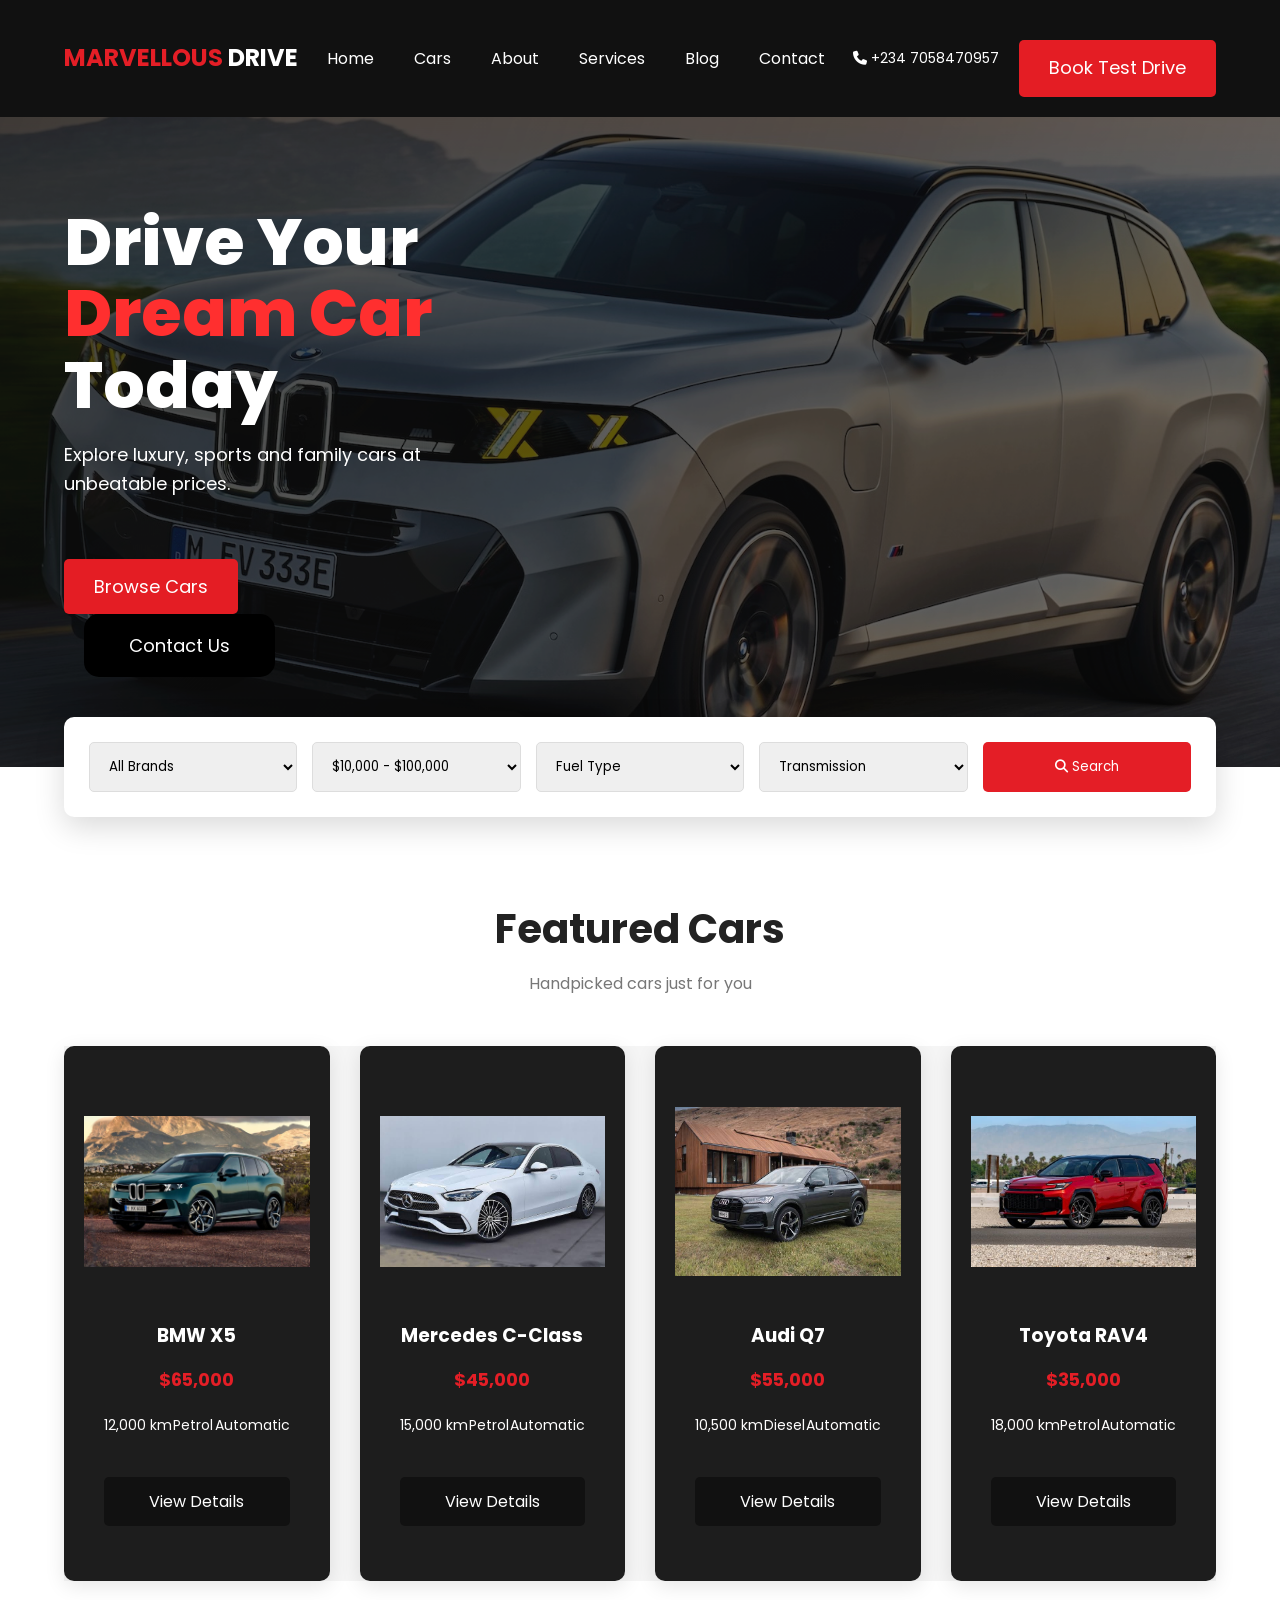
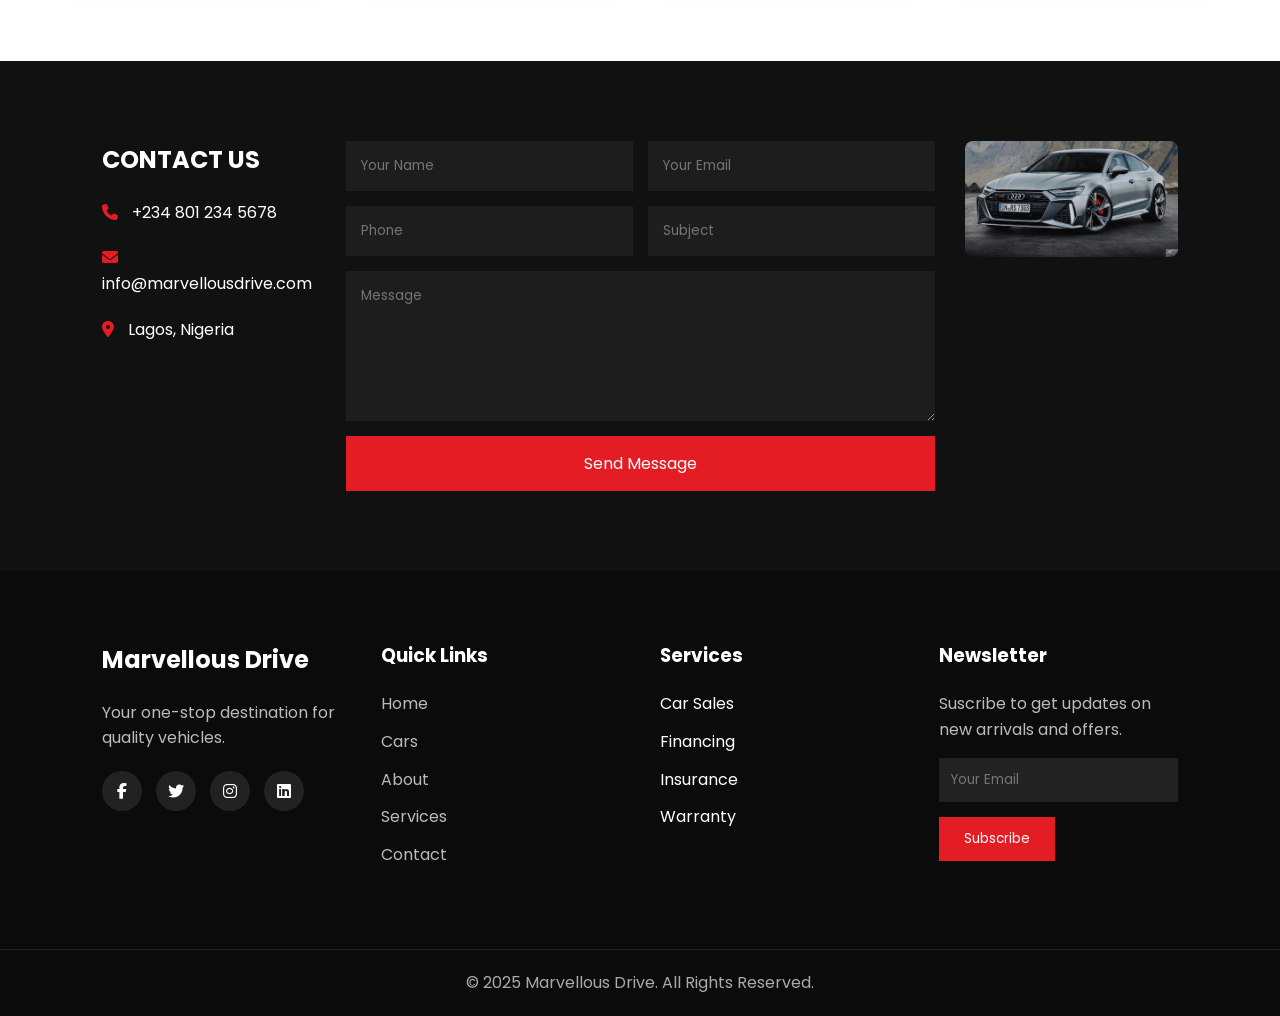
<file: home.html>
<!DOCTYPE html>
<html lang="en">
<head>

<meta charset="UTF-8">
<meta name="viewport" content="width=device-width, initial-scale=1.0">

<title>Marvellous Drive</title>

<link rel="stylesheet" href="css/style.css">

<link rel="preconnect" href="https://fonts.googleapis.com">

<link rel="preconnect" href="https://fonts.gstatic.com" crossorigin>

<link href="https://fonts.googleapis.com/css2?family=Poppins:wght@300;400;500;600;700;800&display=swap" rel="stylesheet">

<link rel="stylesheet"
href="https://cdnjs.cloudflare.com/ajax/libs/font-awesome/6.5.2/css/all.min.css">

<style>
    /* Smooth scroll behavior */
    html {
        scroll-behavior: smooth;
    }
</style>

</head>

<body>

<!-- HEADER -->

<header>

<div class="container">

<div class="logo">
<h2><span>MARVELLOUS</span> DRIVE</h2>
</div>

<nav>

<ul>

<li><a href="home.html">Home</a></li>

<li><a href="cars.html">Cars</a></li>

<li><a href="about.html">About</a></li>

<li><a href="service.html">Services</a></li>

<li><a href="blog.html">Blog</a></li>

<li><a href="contact.html">Contact</a></li>

</ul>

</nav>

<div class="header-right">

<p><i class="fa-solid fa-phone"></i> +234 7058470957</p>

<a href="contact.html#enquiry" class="btn">Book Test Drive</a>

</div>

</div>

</header>

<!-- HERO -->

<section class="hero">

<div class="overlay"></div>

<div class="container hero-content">

<div class="hero-text">

<h1>

Drive Your

<span>Dream Car</span>

Today

</h1>

<p>

Explore luxury, sports and family cars at unbeatable prices.

</p>

<div class="buttons">

<!-- <a href="#" class="btn">Browse Cars</a>

<a href="#" class="btn-outline">Contact Us</a> -->

<button class="btn">Browse Cars</button>
<button class="btn-outline">Contact Us</button>
</div>

</div>

<div class="hero-image">

<!-- <img src="images/car.png" alt="Car"> -->

</div>

</div>

</section>

<!-- SEARCH -->

<section class="search-box">

<div class="container">

<form>

<select>

<option>All Brands</option>

</select>

<select>

<option>$10,000 - $100,000</option>

</select>

<select>

<option>Fuel Type</option>

</select>

<select>

<option>Transmission</option>

</select>

<button>

<i class="fa fa-search"></i>

Search

</button>

</form>

</div>

</section>

<!-- FEATURED -->

<section class="featured">

<div class="container">

<h2>Featured Cars</h2>

<p>Handpicked cars just for you</p>

<div class="cars">

<div class="card">

<img src="images/bmw-x5-40-020.jpg">

<h3>BMW X5</h3>

<span class="price">$65,000</span>

<ul>

<li>12,000 km</li>

<li>Petrol</li>

<li>Automatic</li>

</ul>

<a href="#">View Details</a>

</div>

<div class="card">

<img src="images/images (65).jpg">

<h3>Mercedes C-Class</h3>

<span class="price">$45,000</span>

<ul>

<li>15,000 km</li>

<li>Petrol</li>

<li>Automatic</li>

</ul>

<a href="#">View Details</a>

</div>

<div class="card">

<img src="images/images (66).jpg">

<h3>Audi Q7</h3>

<span class="price">$55,000</span>

<ul>

<li>10,500 km</li>

<li>Diesel</li>

<li>Automatic</li>

</ul>

<a href="#">View Details</a>

</div>

<div class="card">

<img src="images/images (67).jpg">

<h3>Toyota RAV4</h3>

<span class="price">$35,000</span>

<ul>

<li>18,000 km</li>

<li>Petrol</li>

<li>Automatic</li>

</ul>

<a href="#">View Details</a>

</div>

</div>

</div>

</section>

<!-- =======Why Chose Us ======== -->
 <section class="contact">

<div class="contact-info">

<h2>CONTACT US</h2>

<p><i class="fas fa-phone"></i> +234 801 234 5678</p>

<p><i class="fas fa-envelope"></i> info@marvellousdrive.com</p>

<p><i class="fas fa-location-dot"></i> Lagos, Nigeria</p>

</div>



<div class="contact-form">

<input type="text" placeholder="Your Name">

<input type="email" placeholder="Your Email" required>

<input type="text" placeholder="Phone">

<input type="text" placeholder="Subject">

<textarea placeholder="Message"></textarea>

<button type="submit">Send Message</button>

</div>



<div class="map">

<img src="images/3969cea6-audi-rs7-rendering.jpg">

</div>

</section>



<!-- ================= FOOTER ================= -->

<footer>

<div class="footer-container">
<div>
<h2>Marvellous Drive</h2>
<p>
Your one-stop destination for quality vehicles.
</p>

<div class="social">
<i class="fab fa-facebook-f"></i>
<i class="fab fa-twitter"></i>
<i class="fab fa-instagram"></i>
<i class="fab fa-linkedin"></i>
</div>
</div>



<div>
<h3>Quick Links</h3>
<ul>
<li><a href="home.html">Home</a></li>
<li><a href="cars.html">Cars</a></li>
<li><a href="about.html">About</a></li>
<li><a href="service.html">Services</a></li>
<li><a href="contact.html">Contact</a></li>
</ul>
</div>



<div>
<h3>Services</h3>
<ul>
<li>Car Sales</li>
<li>Financing</li>
<li>Insurance</li>
<li>Warranty</li>
</ul>
</div>



<div>
<h3>Newsletter</h3>
<p>Suscribe to get updates on new arrivals and offers.</p>
<input type="email" placeholder="Your Email">

<button>Subscribe</button>

</div>
</div>

<div class="copyright">
© 2025 Marvellous Drive. All Rights Reserved.
</div>

</footer>

<script>
    // Scroll to top when Home button is clicked
    document.addEventListener('DOMContentLoaded', function() {
        const homeLinks = document.querySelectorAll('a[href="#"], a[href="car.html"], nav a:first-child');
        
        homeLinks.forEach(link => {
            link.addEventListener('click', function(e) {
                // If we're on the home page and it's the Home link, scroll to top
                if ((window.location.pathname.includes('car.html') || window.location.pathname.endsWith('/')) && 
                    (this.getAttribute('href') === '#' || this.getAttribute('href') === 'car.html' || this.textContent.trim() === 'Home')) {
                    e.preventDefault();
                    window.scrollTo({
                        top: 0,
                        behavior: 'smooth'
                    });
                }
            });
        });
    });
</script>

</body>
</html>
</file>
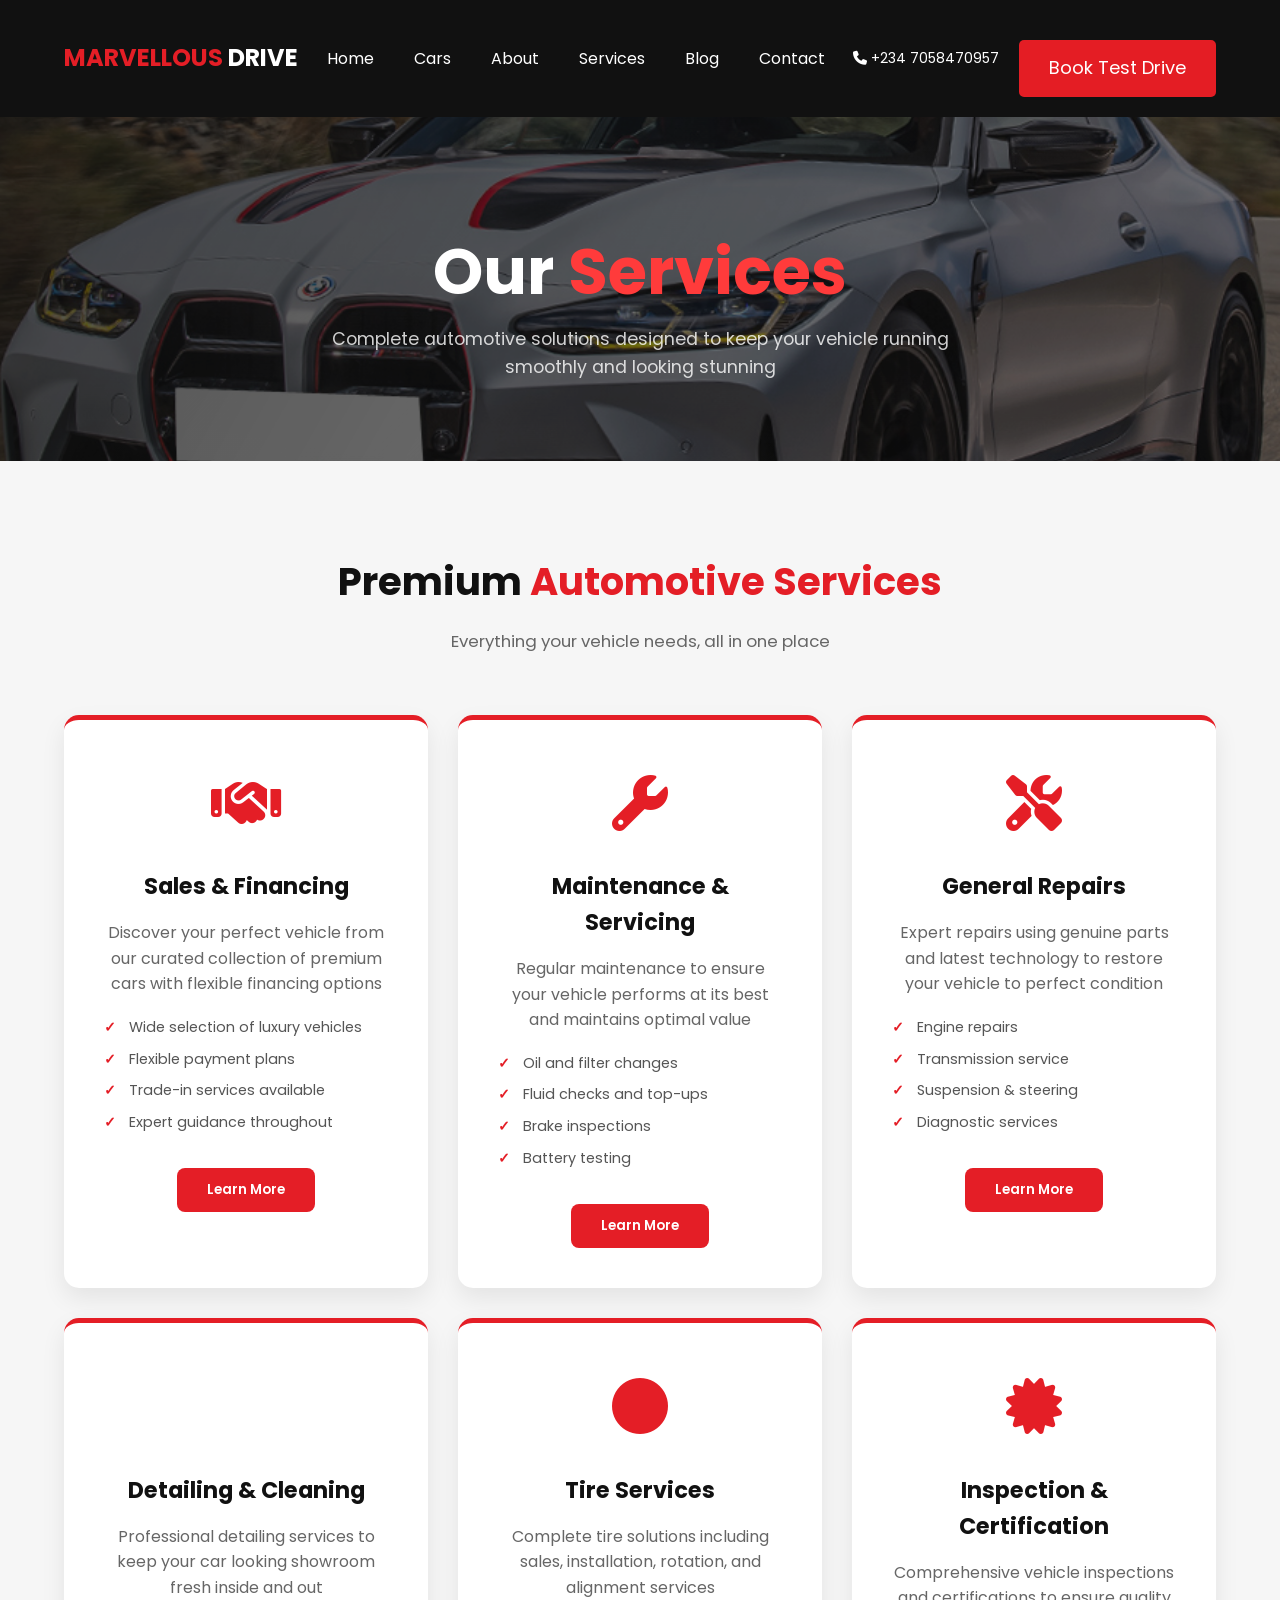
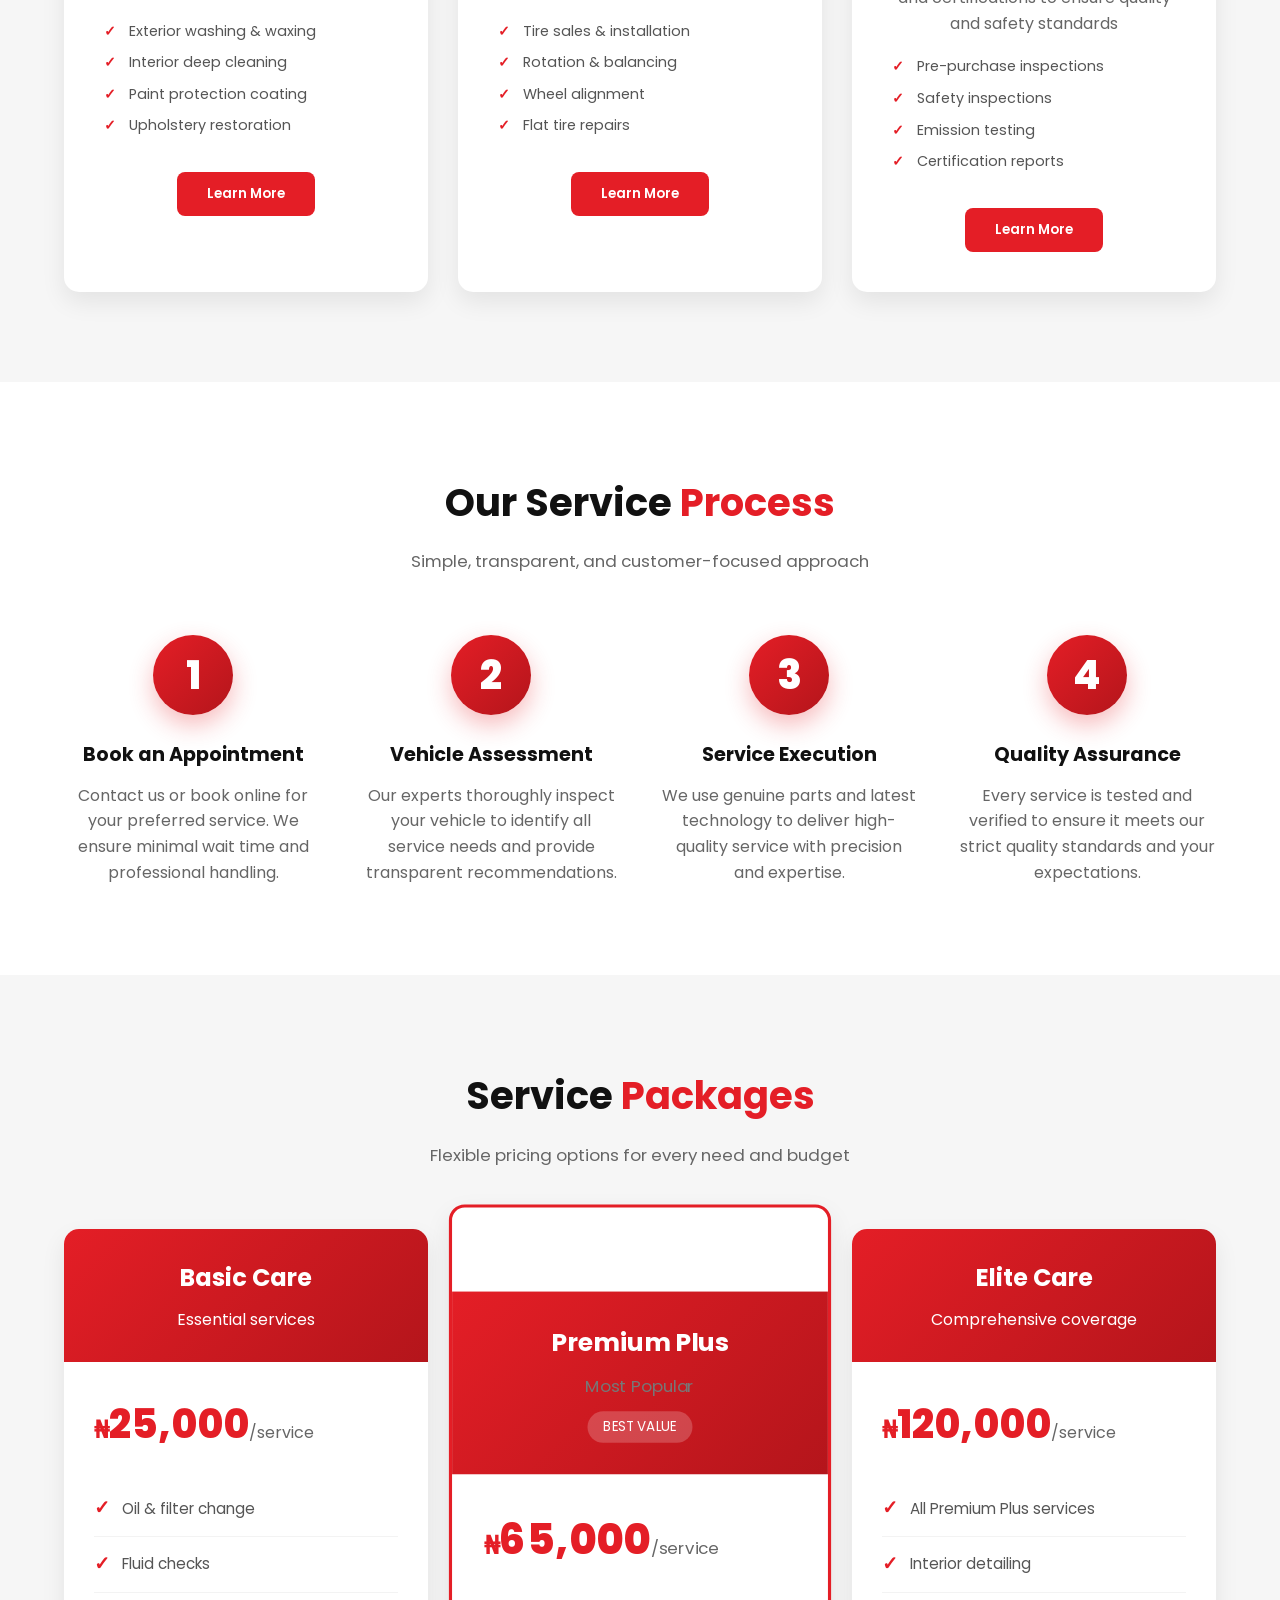
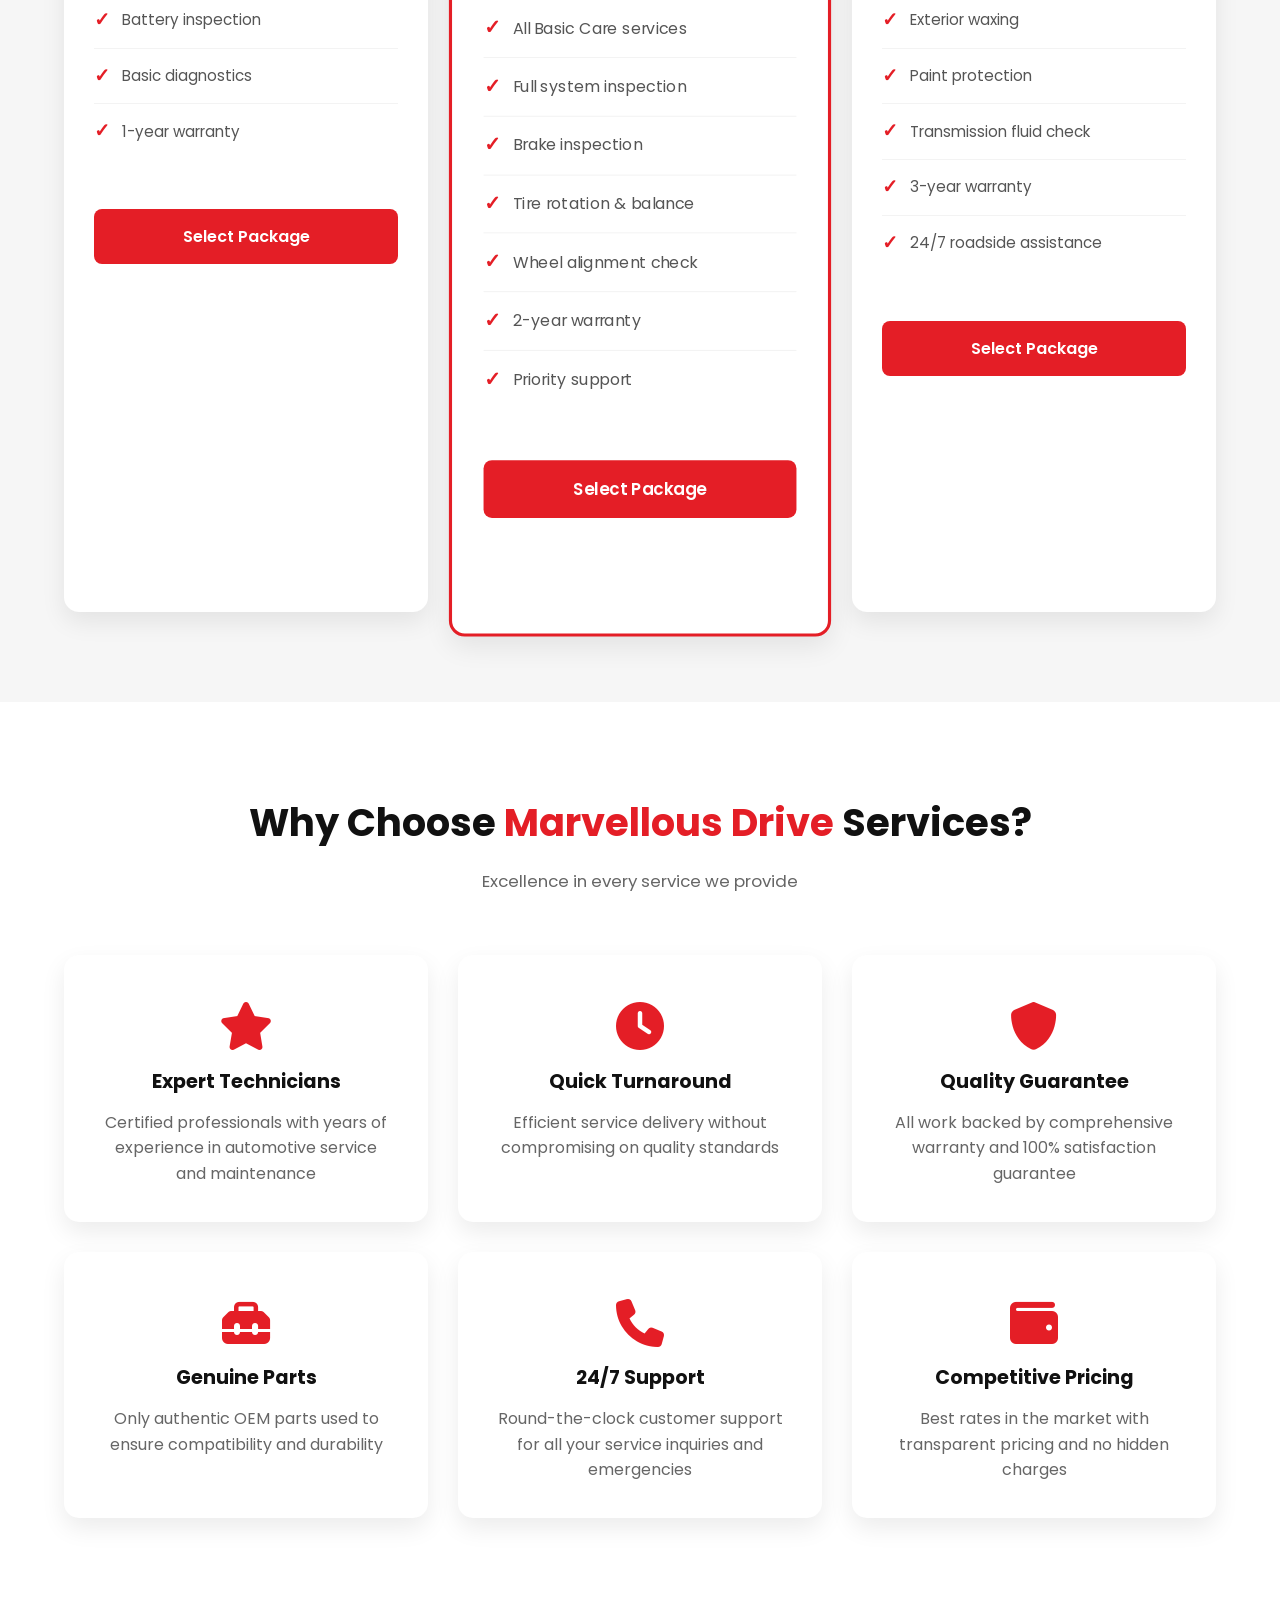
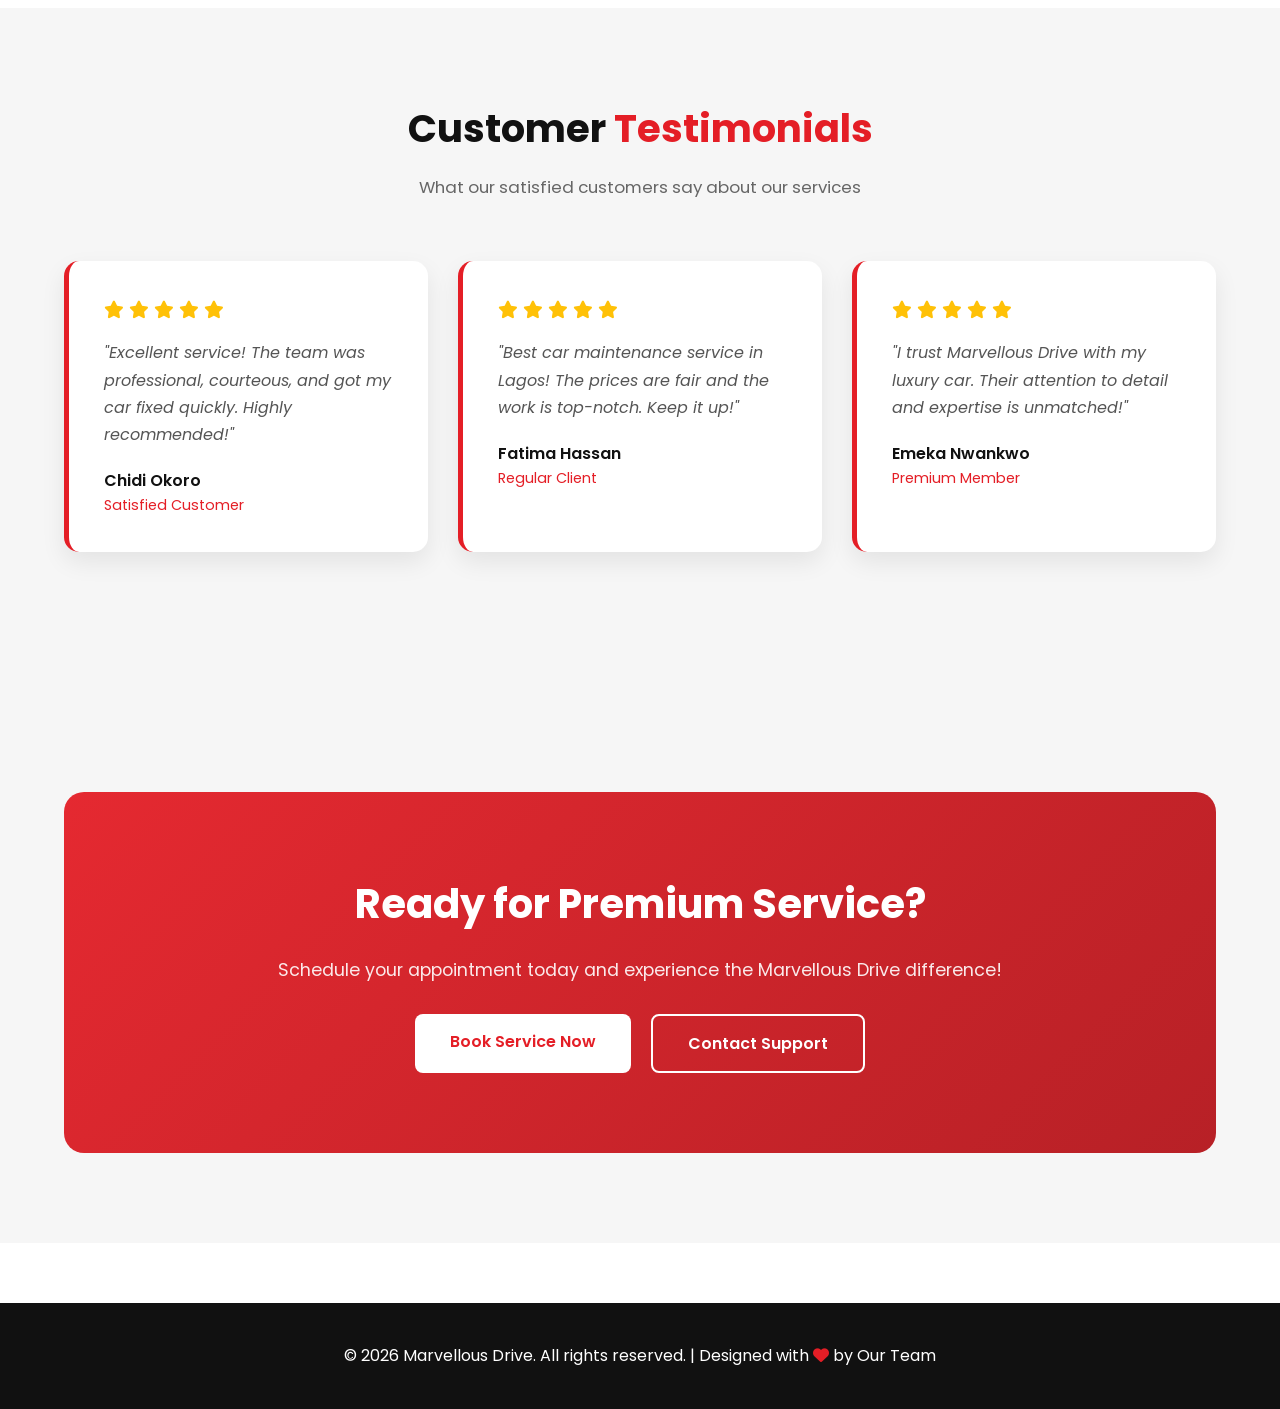
<file: service.html>
<!DOCTYPE html>
<html lang="en">
<head>
    <meta charset="UTF-8">
    <meta name="viewport" content="width=device-width, initial-scale=1.0">
    <title>Services | Marvellous Drive</title>
    <link rel="stylesheet" href="css/style.css">
    <link rel="preconnect" href="https://fonts.googleapis.com">
    <link rel="preconnect" href="https://fonts.gstatic.com" crossorigin>
    <link href="https://fonts.googleapis.com/css2?family=Poppins:wght@300;400;500;600;700;800&display=swap" rel="stylesheet">
    <link rel="stylesheet" href="https://cdnjs.cloudflare.com/ajax/libs/font-awesome/6.5.2/css/all.min.css">
    <style>
        /* Smooth scroll behavior */
        html {
            scroll-behavior: smooth;
        }

        /* SERVICE PAGE STYLES */
        .service-page {
            background: #f6f6f6;
        }

        .service-hero {
            background: #111;
            color: #fff;
            padding: 120px 0 80px;
            position: relative;
            overflow: hidden;
            isolation: isolate;
            text-align: center;
        }

        .service-hero::before {
            content: "";
            position: absolute;
            inset: -8% -4%;
            background: linear-gradient(120deg, rgba(17,17,17,0.7), rgba(17,17,17,0.38)),
                url('images/bmw m4.webp') center/cover no-repeat;
            animation: heroZoom 18s ease-in-out infinite alternate;
            transform: scale(1.08);
            z-index: -2;
        }

        .service-hero::after {
            content: "";
            position: absolute;
            inset: 0;
            background: rgba(17,17,17,0.18);
            z-index: -1;
        }

        .service-hero .container {
            position: relative;
            z-index: 1;
        }

        .service-hero h1 {
            font-size: clamp(2.5rem, 5vw, 4.5rem);
            line-height: 1.1;
            margin-bottom: 18px;
        }

        .service-hero h1 span {
            color: #ff3b3b;
        }

        .service-hero p {
            color: rgba(255,255,255,0.8);
            font-size: 1.1rem;
            max-width: 700px;
            margin: 0 auto;
        }

        /* SECTION STYLES */
        .service-section {
            padding: 90px 0;
        }

        .service-section.light {
            background: #fff;
        }

        .section-header {
            text-align: center;
            margin-bottom: 60px;
        }

        .section-header h2 {
            font-size: clamp(2rem, 3vw, 3rem);
            color: #111;
            margin-bottom: 15px;
        }

        .section-header span {
            color: #e41e26;
        }

        .section-header p {
            color: #666;
            font-size: 1.05rem;
            max-width: 700px;
            margin: 0 auto;
        }

        /* SERVICES GRID */
        .services-grid {
            display: grid;
            grid-template-columns: repeat(auto-fit, minmax(300px, 1fr));
            gap: 30px;
        }

        .service-card {
            background: #fff;
            border-radius: 15px;
            padding: 40px;
            text-align: center;
            box-shadow: 0 10px 25px rgba(0,0,0,0.08);
            transition: all 0.3s ease;
            border-top: 5px solid #e41e26;
        }

        .service-card:hover {
            transform: translateY(-10px);
            box-shadow: 0 20px 40px rgba(0,0,0,0.15);
        }

        .service-card .icon {
            font-size: 3.5rem;
            color: #e41e26;
            margin-bottom: 20px;
            display: block;
        }

        .service-card h3 {
            font-size: 1.4rem;
            color: #111;
            margin-bottom: 15px;
        }

        .service-card p {
            color: #666;
            line-height: 1.6;
            margin-bottom: 20px;
        }

        .service-features {
            text-align: left;
            margin: 20px 0;
        }

        .service-features li {
            color: #555;
            font-size: 0.9rem;
            padding-left: 25px;
            margin-bottom: 10px;
            position: relative;
            line-height: 1.5;
        }

        .service-features li:before {
            content: "✓";
            position: absolute;
            left: 0;
            color: #e41e26;
            font-weight: 700;
        }

        .service-card .btn-service {
            display: inline-block;
            background: #e41e26;
            color: #fff;
            padding: 12px 30px;
            border-radius: 8px;
            text-decoration: none;
            font-weight: 600;
            transition: all 0.3s ease;
            border: none;
            cursor: pointer;
            margin-top: 15px;
        }

        .service-card .btn-service:hover {
            background: #b4151b;
            transform: translateY(-3px);
        }

        /* PROCESS SECTION */
        .process-container {
            display: grid;
            grid-template-columns: repeat(auto-fit, minmax(250px, 1fr));
            gap: 40px;
        }

        .process-step {
            position: relative;
            text-align: center;
        }

        .process-step .step-number {
            width: 80px;
            height: 80px;
            background: linear-gradient(135deg, #e41e26, #b4151b);
            border-radius: 50%;
            display: flex;
            align-items: center;
            justify-content: center;
            font-size: 2.5rem;
            color: #fff;
            font-weight: 800;
            margin: 0 auto 25px;
            box-shadow: 0 10px 25px rgba(228, 30, 38, 0.3);
        }

        .process-step h4 {
            font-size: 1.2rem;
            color: #111;
            margin-bottom: 12px;
        }

        .process-step p {
            color: #666;
            line-height: 1.6;
        }

        /* PRICING SECTION */
        .pricing-grid {
            display: grid;
            grid-template-columns: repeat(auto-fit, minmax(280px, 1fr));
            gap: 30px;
        }

        .pricing-card {
            background: #fff;
            border-radius: 15px;
            overflow: hidden;
            box-shadow: 0 10px 25px rgba(0,0,0,0.08);
            transition: all 0.3s ease;
        }

        .pricing-card.featured {
            border: 3px solid #e41e26;
            transform: scale(1.05);
        }

        .pricing-card:hover {
            transform: translateY(-10px);
            box-shadow: 0 20px 40px rgba(0,0,0,0.15);
        }

        .pricing-card.featured:hover {
            transform: scale(1.05) translateY(-10px);
        }

        .pricing-header {
            background: linear-gradient(135deg, #e41e26, #b4151b);
            color: #fff;
            padding: 30px;
            text-align: center;
        }

        .pricing-header h3 {
            font-size: 1.5rem;
            margin-bottom: 10px;
        }

        .pricing-header .badge {
            display: inline-block;
            background: rgba(255,255,255,0.2);
            padding: 5px 15px;
            border-radius: 20px;
            font-size: 0.8rem;
            margin-top: 10px;
        }

        .pricing-content {
            padding: 30px;
        }

        .pricing-price {
            font-size: 2.5rem;
            font-weight: 800;
            color: #e41e26;
            margin-bottom: 10px;
        }

        .pricing-price .currency {
            font-size: 1.5rem;
        }

        .pricing-price .period {
            font-size: 1rem;
            color: #666;
            font-weight: 400;
        }

        .pricing-features {
            list-style: none;
            margin: 25px 0;
        }

        .pricing-features li {
            color: #555;
            padding: 12px 0;
            border-bottom: 1px solid #f3f3f3;
            font-size: 0.95rem;
            display: flex;
            align-items: center;
            gap: 12px;
        }

        .pricing-features li:last-child {
            border-bottom: none;
        }

        .pricing-features li:before {
            content: "✓";
            color: #e41e26;
            font-weight: 700;
            font-size: 1.2rem;
        }

        .pricing-btn {
            width: 100%;
            padding: 15px;
            background: #e41e26;
            color: #fff;
            border: none;
            border-radius: 8px;
            font-size: 1rem;
            font-weight: 600;
            cursor: pointer;
            transition: all 0.3s ease;
            margin-top: 25px;
        }

        .pricing-btn:hover {
            background: #b4151b;
            transform: translateY(-3px);
        }

        /* WHY CHOOSE US */
        .why-choose-grid {
            display: grid;
            grid-template-columns: repeat(auto-fit, minmax(280px, 1fr));
            gap: 30px;
        }

        .why-card {
            background: #fff;
            border-radius: 15px;
            padding: 35px;
            text-align: center;
            box-shadow: 0 10px 25px rgba(0,0,0,0.08);
            transition: transform 0.3s ease;
        }

        .why-card:hover {
            transform: translateY(-8px);
        }

        .why-card .icon {
            font-size: 3rem;
            color: #e41e26;
            margin-bottom: 20px;
        }

        .why-card h4 {
            font-size: 1.2rem;
            color: #111;
            margin-bottom: 12px;
        }

        .why-card p {
            color: #666;
            line-height: 1.6;
        }

        /* CTA SECTION */
        .service-cta {
            background: linear-gradient(135deg, rgba(228, 30, 38, 0.95), rgba(180, 21, 27, 0.95));
            color: #fff;
            text-align: center;
            padding: 80px 30px;
            border-radius: 20px;
            margin: 60px 0 0;
        }

        .service-cta h2 {
            font-size: 2.5rem;
            margin-bottom: 20px;
        }

        .service-cta p {
            font-size: 1.1rem;
            margin-bottom: 30px;
            color: rgba(255,255,255,0.9);
        }

        .cta-buttons {
            display: flex;
            gap: 20px;
            justify-content: center;
            flex-wrap: wrap;
        }

        .cta-btn {
            padding: 15px 35px;
            border-radius: 8px;
            font-size: 1rem;
            font-weight: 600;
            cursor: pointer;
            border: none;
            transition: all 0.3s ease;
            text-decoration: none;
            display: inline-block;
        }

        .cta-btn.primary {
            background: #fff;
            color: #e41e26;
        }

        .cta-btn.primary:hover {
            transform: translateY(-3px);
            box-shadow: 0 10px 25px rgba(0,0,0,0.2);
        }

        .cta-btn.secondary {
            background: transparent;
            color: #fff;
            border: 2px solid #fff;
        }

        .cta-btn.secondary:hover {
            background: #fff;
            color: #e41e26;
        }

        /* TESTIMONIALS */
        .testimonials-grid {
            display: grid;
            grid-template-columns: repeat(auto-fit, minmax(300px, 1fr));
            gap: 30px;
        }

        .testimonial-card {
            background: #fff;
            border-radius: 15px;
            padding: 35px;
            box-shadow: 0 10px 25px rgba(0,0,0,0.08);
            border-left: 5px solid #e41e26;
        }

        .stars {
            color: #ffc107;
            margin-bottom: 15px;
            font-size: 1.1rem;
        }

        .testimonial-text {
            color: #555;
            line-height: 1.7;
            margin-bottom: 20px;
            font-style: italic;
        }

        .testimonial-author {
            font-weight: 600;
            color: #111;
        }

        .testimonial-role {
            color: #e41e26;
            font-size: 0.9rem;
        }

        /* RESPONSIVE */
        @media (max-width: 768px) {
            .service-section {
                padding: 60px 0;
            }

            .service-hero {
                padding: 80px 0 60px;
            }

            .services-grid,
            .pricing-grid,
            .why-choose-grid,
            .testimonials-grid {
                grid-template-columns: 1fr;
            }

            .pricing-card.featured {
                transform: scale(1);
            }

            .pricing-card.featured:hover {
                transform: translateY(-10px);
            }

            .service-cta {
                padding: 60px 20px;
            }

            .service-cta h2 {
                font-size: 1.8rem;
            }

            .cta-buttons {
                flex-direction: column;
                gap: 15px;
            }

            .cta-btn {
                width: 100%;
            }

            .section-header h2 {
                font-size: 1.8rem;
            }

            .service-card h3 {
                font-size: 1.2rem;
            }
        }

        @media (max-width: 480px) {
            .service-hero h1 {
                font-size: 1.8rem;
            }

            .pricing-price {
                font-size: 2rem;
            }

            .process-step .step-number {
                width: 70px;
                height: 70px;
                font-size: 2rem;
            }
        }
    </style>
</head>
<body>

    <header>
        <div class="container">
            <div class="logo">
                <h2><span>MARVELLOUS</span> DRIVE</h2>
            </div>

            <nav>
                <ul>
                    <li><a href="index.html">Home</a></li>
                    <li><a href="cars.html">Cars</a></li>
                    <li><a href="about.html">About</a></li>
                    <li><a href="service.html">Services</a></li>
                    <li><a href="blog.html">Blog</a></li>
                    <li><a href="contact.html">Contact</a></li>
                </ul>
            </nav>

            <div class="header-right">
                <p><i class="fa-solid fa-phone"></i> +234 7058470957</p>
                <a href="contact.html#enquiry" class="btn">Book Test Drive</a>
            </div>
        </div>
    </header>

    <main class="service-page">
        <!-- Hero Section -->
        <section class="service-hero">
            <div class="container">
                <h1>Our <span>Services</span></h1>
                <p>Complete automotive solutions designed to keep your vehicle running smoothly and looking stunning</p>
            </div>
        </section>

        <!-- Main Services Section -->
        <section class="service-section">
            <div class="container">
                <div class="section-header">
                    <h2>Premium <span>Automotive Services</span></h2>
                    <p>Everything your vehicle needs, all in one place</p>
                </div>

                <div class="services-grid">
                    <!-- Service 1: Sales & Financing -->
                    <div class="service-card">
                        <span class="icon"><i class="fa-solid fa-handshake"></i></span>
                        <h3>Sales & Financing</h3>
                        <p>Discover your perfect vehicle from our curated collection of premium cars with flexible financing options</p>
                        <ul class="service-features">
                            <li>Wide selection of luxury vehicles</li>
                            <li>Flexible payment plans</li>
                            <li>Trade-in services available</li>
                            <li>Expert guidance throughout</li>
                        </ul>
                        <button class="btn-service">Learn More</button>
                    </div>

                    <!-- Service 2: Maintenance & Servicing -->
                    <div class="service-card">
                        <span class="icon"><i class="fa-solid fa-wrench"></i></span>
                        <h3>Maintenance & Servicing</h3>
                        <p>Regular maintenance to ensure your vehicle performs at its best and maintains optimal value</p>
                        <ul class="service-features">
                            <li>Oil and filter changes</li>
                            <li>Fluid checks and top-ups</li>
                            <li>Brake inspections</li>
                            <li>Battery testing</li>
                        </ul>
                        <button class="btn-service">Learn More</button>
                    </div>

                    <!-- Service 3: Repairs -->
                    <div class="service-card">
                        <span class="icon"><i class="fa-solid fa-tools"></i></span>
                        <h3>General Repairs</h3>
                        <p>Expert repairs using genuine parts and latest technology to restore your vehicle to perfect condition</p>
                        <ul class="service-features">
                            <li>Engine repairs</li>
                            <li>Transmission service</li>
                            <li>Suspension & steering</li>
                            <li>Diagnostic services</li>
                        </ul>
                        <button class="btn-service">Learn More</button>
                    </div>

                    <!-- Service 4: Detailing & Maintenance -->
                    <div class="service-card">
                        <span class="icon"><i class="fa-solid fa-sparkles"></i></span>
                        <h3>Detailing & Cleaning</h3>
                        <p>Professional detailing services to keep your car looking showroom fresh inside and out</p>
                        <ul class="service-features">
                            <li>Exterior washing & waxing</li>
                            <li>Interior deep cleaning</li>
                            <li>Paint protection coating</li>
                            <li>Upholstery restoration</li>
                        </ul>
                        <button class="btn-service">Learn More</button>
                    </div>

                    <!-- Service 5: Tire Services -->
                    <div class="service-card">
                        <span class="icon"><i class="fa-solid fa-circle"></i></span>
                        <h3>Tire Services</h3>
                        <p>Complete tire solutions including sales, installation, rotation, and alignment services</p>
                        <ul class="service-features">
                            <li>Tire sales & installation</li>
                            <li>Rotation & balancing</li>
                            <li>Wheel alignment</li>
                            <li>Flat tire repairs</li>
                        </ul>
                        <button class="btn-service">Learn More</button>
                    </div>

                    <!-- Service 6: Inspection & Certification -->
                    <div class="service-card">
                        <span class="icon"><i class="fa-solid fa-certificate"></i></span>
                        <h3>Inspection & Certification</h3>
                        <p>Comprehensive vehicle inspections and certifications to ensure quality and safety standards</p>
                        <ul class="service-features">
                            <li>Pre-purchase inspections</li>
                            <li>Safety inspections</li>
                            <li>Emission testing</li>
                            <li>Certification reports</li>
                        </ul>
                        <button class="btn-service">Learn More</button>
                    </div>
                </div>
            </div>
        </section>

        <!-- How We Work Section -->
        <section class="service-section light">
            <div class="container">
                <div class="section-header">
                    <h2>Our Service <span>Process</span></h2>
                    <p>Simple, transparent, and customer-focused approach</p>
                </div>

                <div class="process-container">
                    <div class="process-step">
                        <div class="step-number">1</div>
                        <h4>Book an Appointment</h4>
                        <p>Contact us or book online for your preferred service. We ensure minimal wait time and professional handling.</p>
                    </div>

                    <div class="process-step">
                        <div class="step-number">2</div>
                        <h4>Vehicle Assessment</h4>
                        <p>Our experts thoroughly inspect your vehicle to identify all service needs and provide transparent recommendations.</p>
                    </div>

                    <div class="process-step">
                        <div class="step-number">3</div>
                        <h4>Service Execution</h4>
                        <p>We use genuine parts and latest technology to deliver high-quality service with precision and expertise.</p>
                    </div>

                    <div class="process-step">
                        <div class="step-number">4</div>
                        <h4>Quality Assurance</h4>
                        <p>Every service is tested and verified to ensure it meets our strict quality standards and your expectations.</p>
                    </div>
                </div>
            </div>
        </section>

        <!-- Pricing Section -->
        <section class="service-section">
            <div class="container">
                <div class="section-header">
                    <h2>Service <span>Packages</span></h2>
                    <p>Flexible pricing options for every need and budget</p>
                </div>

                <div class="pricing-grid">
                    <!-- Basic Package -->
                    <div class="pricing-card">
                        <div class="pricing-header">
                            <h3>Basic Care</h3>
                            <p>Essential services</p>
                        </div>
                        <div class="pricing-content">
                            <div class="pricing-price">
                                <span class="currency">₦</span>25,000<span class="period">/service</span>
                            </div>
                            <ul class="pricing-features">
                                <li>Oil & filter change</li>
                                <li>Fluid checks</li>
                                <li>Battery inspection</li>
                                <li>Basic diagnostics</li>
                                <li>1-year warranty</li>
                            </ul>
                            <button class="pricing-btn">Select Package</button>
                        </div>
                    </div>

                    <!-- Premium Package (Featured) -->
                    <div class="pricing-card featured">
                        <div class="pricing-header">
                            <h3>Premium Plus</h3>
                            <p style="margin-bottom: 0;">Most Popular</p>
                            <span class="badge">BEST VALUE</span>
                        </div>
                        <div class="pricing-content">
                            <div class="pricing-price">
                                <span class="currency">₦</span>65,000<span class="period">/service</span>
                            </div>
                            <ul class="pricing-features">
                                <li>All Basic Care services</li>
                                <li>Full system inspection</li>
                                <li>Brake inspection</li>
                                <li>Tire rotation & balance</li>
                                <li>Wheel alignment check</li>
                                <li>2-year warranty</li>
                                <li>Priority support</li>
                            </ul>
                            <button class="pricing-btn">Select Package</button>
                        </div>
                    </div>

                    <!-- Elite Package -->
                    <div class="pricing-card">
                        <div class="pricing-header">
                            <h3>Elite Care</h3>
                            <p>Comprehensive coverage</p>
                        </div>
                        <div class="pricing-content">
                            <div class="pricing-price">
                                <span class="currency">₦</span>120,000<span class="period">/service</span>
                            </div>
                            <ul class="pricing-features">
                                <li>All Premium Plus services</li>
                                <li>Interior detailing</li>
                                <li>Exterior waxing</li>
                                <li>Paint protection</li>
                                <li>Transmission fluid check</li>
                                <li>3-year warranty</li>
                                <li>24/7 roadside assistance</li>
                            </ul>
                            <button class="pricing-btn">Select Package</button>
                        </div>
                    </div>
                </div>
            </div>
        </section>

        <!-- Why Choose Us Section -->
        <section class="service-section light">
            <div class="container">
                <div class="section-header">
                    <h2>Why Choose <span>Marvellous Drive</span> Services?</h2>
                    <p>Excellence in every service we provide</p>
                </div>

                <div class="why-choose-grid">
                    <div class="why-card">
                        <span class="icon"><i class="fa-solid fa-star"></i></span>
                        <h4>Expert Technicians</h4>
                        <p>Certified professionals with years of experience in automotive service and maintenance</p>
                    </div>

                    <div class="why-card">
                        <span class="icon"><i class="fa-solid fa-clock"></i></span>
                        <h4>Quick Turnaround</h4>
                        <p>Efficient service delivery without compromising on quality standards</p>
                    </div>

                    <div class="why-card">
                        <span class="icon"><i class="fa-solid fa-shield"></i></span>
                        <h4>Quality Guarantee</h4>
                        <p>All work backed by comprehensive warranty and 100% satisfaction guarantee</p>
                    </div>

                    <div class="why-card">
                        <span class="icon"><i class="fa-solid fa-toolbox"></i></span>
                        <h4>Genuine Parts</h4>
                        <p>Only authentic OEM parts used to ensure compatibility and durability</p>
                    </div>

                    <div class="why-card">
                        <span class="icon"><i class="fa-solid fa-phone"></i></span>
                        <h4>24/7 Support</h4>
                        <p>Round-the-clock customer support for all your service inquiries and emergencies</p>
                    </div>

                    <div class="why-card">
                        <span class="icon"><i class="fa-solid fa-wallet"></i></span>
                        <h4>Competitive Pricing</h4>
                        <p>Best rates in the market with transparent pricing and no hidden charges</p>
                    </div>
                </div>
            </div>
        </section>

        <!-- Testimonials Section -->
        <section class="service-section">
            <div class="container">
                <div class="section-header">
                    <h2>Customer <span>Testimonials</span></h2>
                    <p>What our satisfied customers say about our services</p>
                </div>

                <div class="testimonials-grid">
                    <div class="testimonial-card">
                        <div class="stars">
                            <i class="fa-solid fa-star"></i>
                            <i class="fa-solid fa-star"></i>
                            <i class="fa-solid fa-star"></i>
                            <i class="fa-solid fa-star"></i>
                            <i class="fa-solid fa-star"></i>
                        </div>
                        <p class="testimonial-text">"Excellent service! The team was professional, courteous, and got my car fixed quickly. Highly recommended!"</p>
                        <p class="testimonial-author">Chidi Okoro</p>
                        <p class="testimonial-role">Satisfied Customer</p>
                    </div>

                    <div class="testimonial-card">
                        <div class="stars">
                            <i class="fa-solid fa-star"></i>
                            <i class="fa-solid fa-star"></i>
                            <i class="fa-solid fa-star"></i>
                            <i class="fa-solid fa-star"></i>
                            <i class="fa-solid fa-star"></i>
                        </div>
                        <p class="testimonial-text">"Best car maintenance service in Lagos! The prices are fair and the work is top-notch. Keep it up!"</p>
                        <p class="testimonial-author">Fatima Hassan</p>
                        <p class="testimonial-role">Regular Client</p>
                    </div>

                    <div class="testimonial-card">
                        <div class="stars">
                            <i class="fa-solid fa-star"></i>
                            <i class="fa-solid fa-star"></i>
                            <i class="fa-solid fa-star"></i>
                            <i class="fa-solid fa-star"></i>
                            <i class="fa-solid fa-star"></i>
                        </div>
                        <p class="testimonial-text">"I trust Marvellous Drive with my luxury car. Their attention to detail and expertise is unmatched!"</p>
                        <p class="testimonial-author">Emeka Nwankwo</p>
                        <p class="testimonial-role">Premium Member</p>
                    </div>
                </div>
            </div>
        </section>

        <!-- CTA Section -->
        <section class="service-section">
            <div class="container">
                <div class="service-cta">
                    <h2>Ready for Premium Service?</h2>
                    <p>Schedule your appointment today and experience the Marvellous Drive difference!</p>
                    <div class="cta-buttons">
                        <a href="contact.html#enquiry" class="cta-btn primary">Book Service Now</a>
                        <a href="contact.html#enquiry" class="cta-btn secondary">Contact Support</a>
                    </div>
                </div>
            </div>
        </section>
    </main>

    <footer style="background: #111; color: #fff; padding: 40px 0; margin-top: 60px; text-align: center;">
        <div class="container">
            <p>&copy; 2026 Marvellous Drive. All rights reserved. | Designed with <i class="fa-solid fa-heart" style="color: #e41e26;"></i> by Our Team</p>
        </div>
    </footer>

    <script>
        // Scroll to top when Services button is clicked
        document.addEventListener('DOMContentLoaded', function() {
            const serviceLinks = document.querySelectorAll('a[href="service.html"]');
            
            serviceLinks.forEach(link => {
                link.addEventListener('click', function(e) {
                    // If we're already on the service page, scroll to top
                    if (window.location.pathname.includes('service.html')) {
                        e.preventDefault();
                        window.scrollTo({
                            top: 0,
                            behavior: 'smooth'
                        });
                    }
                });
            });
        });
    </script>

</body>
</html>
</file>
<file: css/style.css>
*{
margin:0;
padding:0;
box-sizing:border-box;
font-family:'Poppins',sans-serif;
}

body{
background:#fff;
color:#222;
line-height:1.6;
}

.container{
width:90%;
max-width:1200px;
margin:auto;
}

button{
font-family: inherit;
}

img{
width:100%;
display:block;
}

a{
text-decoration:none;
}

ul{
list-style:none;
}

/* HEADER */

header{
background:#111;
padding:20px 0;
position:sticky;
top:0;
z-index:1000;
}

header .container{
display:flex;
justify-content:space-between;
align-items:center;
}

.logo h2{
color:#fff;
font-weight:700;
}

.logo span{
color:#e41e26;
}

nav ul{
display:flex;
gap:30px;
align-items:center;
}

nav a{
color:#fff;
display:inline-block;
padding:10px 5px;
transition:.3s;
}

nav a:hover{
color:#e41e26;
}

.header-right{
display:flex;
align-items:center;
gap:20px;
}

.header-right p{
color:#fff;
font-size:14px;
}

.btn{
    background:#e41e26;
    color:#fff;
    border-radius:15px;
    font-size:18px;
    cursor:pointer;
    padding:18px 45px;
    border:none;
    transition:.3s;
/* padding:12px 25px;
border-radius:5px; */

}

.btn:hover{
background:#b9151d;
}

/* HERO */

.hero{
height:650px;
background:#111;
position:relative;
display:flex;
align-items:center;
overflow:hidden;
isolation:isolate;
}

.hero::before {
content: "";
position: absolute;
inset: -8% -4%;
background: linear-gradient(110deg, rgba(17,17,17,.72), rgba(17,17,17,.35)), url('../images/new-bmw-x5-debuts-5.jpg') center/cover no-repeat;
animation: heroZoom 18s ease-in-out infinite alternate;
transform: scale(1.08);
z-index: -2;
}

.hero::after {
content: "";
position: absolute;
inset: 0;
background: rgba(17,17,17,.18);
z-index: -1;
}

.overlay{
position:absolute;
top:0;
left:0;
width:100%;
height:100%;
background:rgba(0,0,0,.12);
}

.hero-content{
position:relative;
display:flex;
justify-content:space-between;
align-items:center;
z-index: 2;
}

.hero-text{
width:50%;
color:#fff;
}

.hero-text h1{
font-size:65px;
font-weight:800;
line-height:1.1;
margin-bottom:20px;
}

.hero-text span{
color:#ff2f2f;
}

.hero-text p{
font-size:18px;
margin-bottom:30px;
max-width:500px;
}

.buttons{
 margin-top:40px;
}

.btn-outline{
    background-color: black;
    color:#fff;
    margin-left:20px;
    border-radius:15px;
    font-size:18px;
    cursor:pointer;
    padding:18px 45px;
    border:none;
    transition:.3s;
}

.btn-outline:hover{
background:#2d2a2a;
color:#f5f2f2;
}

.hero-image{
width:100%;
background-size: cover;
display: block;
}

/* SEARCH */

.search-box{
margin-top:-50px;
position:relative;
z-index:10;
}

.search-box form{
background:#fff;
padding:25px;
display:grid;
grid-template-columns:repeat(5,1fr);
gap:15px;
border-radius:10px;
box-shadow:0 10px 30px rgba(0,0,0,.15);
}

.search-box select,
.search-box button{
height:50px;
border:1px solid #ddd;
padding:0 15px;
border-radius:5px;
}

.search-box button{
background:#e41e26;
color:#fff;
border:none;
cursor:pointer;
}

/* FEATURED */

.featured{
padding:80px 0;
}

.featured h2{
text-align:center;
font-size:40px;
margin-bottom:10px;
}

.featured p{
text-align:center;
color:#777;
margin-bottom:50px;
}

.cars{
display:grid;
grid-template-columns:repeat(4,1fr);
gap:30px;
background-color: whitesmoke;
}

.card{
background:#fff;
border-radius:10px;
overflow:hidden;
box-shadow:0 5px 20px rgba(0,0,0,.1);
transition:.3s;
}

.card:hover{
transform:translateY(-8px);
}

.card img{
height:220px;
object-fit:contain;
}

.card h3{
padding:20px 20px 5px;
color: white;
}

.price{
display:block;
padding:0 20px;
color:#e41e26;
font-size:24px;
font-weight:700;
}

.card ul{
padding:20px;
display:flex;
justify-content:space-between;
font-size:14px;
color:#fffefe;
}

.card a{
display:block;
margin:20px;
text-align:center;
background:#111;
color:#fff;
padding:12px;
border-radius:5px;
}


/* jvuoiy */
/* ===========================
   CARS INVENTORY PAGE
=========================== */

.inventory-page{
    background: #f6f6f6;
}

.inventory-hero{
    background: #111;
    padding: 90px 0 70px;
    position: relative;
    overflow: hidden;
    isolation: isolate;
}

.inventory-hero::before {
    content: "";
    position: absolute;
    inset: -8% -4%;
    background: linear-gradient(135deg, rgba(17,17,17,0.72), rgba(17,17,17,0.38)),
        url('../images/Mercedes-Benz_GLE-450_Coupe.webp') center/cover no-repeat;
    animation: heroZoom 18s ease-in-out infinite alternate;
    transform: scale(1.08);
    z-index: -2;
}

.inventory-hero::after {
    content: "";
    position: absolute;
    inset: 0;
    background: rgba(17,17,17,0.18);
    z-index: -1;
}

.inventory-hero-inner{
    display: flex;
    align-items: center;
    justify-content: space-between;
    gap: 30px;
    position: relative;
    z-index: 1;
}

.hero-copy{
    max-width: 680px;
    color: #fff;
}

.eyebrow{
    display: inline-block;
    background: rgba(228, 30, 38, 0.16);
    border: 1px solid rgba(255,255,255,0.15);
    color: #ffb0b4;
    padding: 8px 16px;
    border-radius: 999px;
    font-size: 12px;
    letter-spacing: 0.12em;
    text-transform: uppercase;
    margin-bottom: 20px;
}

.hero-copy h1{
    font-size: clamp(2.5rem, 5vw, 4.5rem);
    line-height: 1.1;
    margin-bottom: 18px;
}

.hero-copy h1 span{
    color: #ff3b3b;
}

.hero-copy p{
    color: rgba(255,255,255,0.8);
    font-size: 1.05rem;
    max-width: 560px;
}

.filter-tags{
    display: flex;
    flex-wrap: wrap;
    gap: 12px;
    margin-top: 28px;
}

.filter-tag{
    background: rgba(255,255,255,0.08);
    color: #fff;
    border: 1px solid rgba(255,255,255,0.18);
    padding: 10px 16px;
    border-radius: 999px;
    font-size: 0.82rem;
    cursor: pointer;
    transition: all 0.3s ease;
    font-family: inherit;
}

.filter-tag:hover{
    background: rgba(228, 30, 38, 0.3);
    border-color: #e41e26;
}

.filter-tag.active{
    background: #e41e26;
    border-color: #e41e26;
}

.hero-panel{
    display: grid;
    gap: 18px;
    width: min(100%, 280px);
}

.stat-box{
    background: rgba(255,255,255,0.08);
    border: 1px solid rgba(255,255,255,0.12);
    border-radius: 18px;
    padding: 22px 20px;
    color: #fff;
    backdrop-filter: blur(5px);
}

.stat-box strong{
    display: block;
    font-size: 2rem;
    color: #fff;
}

.stat-box span{
    color: rgba(255,255,255,0.75);
    font-size: 0.9rem;
}

.car-catalog{
    padding: 90px 0;
}

.section-heading{
    text-align: center;
    margin-bottom: 45px;
}

.section-heading h2{
    font-size: clamp(2rem, 3vw, 3rem);
    margin-bottom: 12px;
}

.section-heading p{
    color: #666;
    font-size: 1rem;
}

.car-grid{
    display: grid;
    grid-template-columns: repeat(4, minmax(0, 1fr));
    gap: 28px;
}

.inventory-card{
    background: #fff;
    border-radius: 18px;
    overflow: hidden;
    box-shadow: 0 15px 30px rgba(0,0,0,0.08);
    transition: transform 0.3s ease, box-shadow 0.3s ease, opacity 0.3s ease;
    opacity: 1;
}

.inventory-card:hover{
    transform: translateY(-8px);
    box-shadow: 0 20px 35px rgba(0,0,0,0.12);
}

.image-wrap img{
    width: 100%;
    height: 220px;
    object-fit: cover;
    display: block;
}

.card-body{
    padding: 20px 18px 18px;
}

.title-row{
    display: flex;
    align-items: center;
    justify-content: space-between;
    gap: 12px;
    margin-bottom: 8px;
    flex-wrap: wrap;
}

.title-row h3{
    font-size: 1.5rem;
    color: #111;
}

.price{
    color: #e41e26;
    font-size: 1.1rem;
    font-weight: 700;
    white-space: nowrap;
    word-break: break-word;
}

.model{
    color: #666;
    font-size: 0.95rem;
    margin-bottom: 16px;
}

.tag-list{
    display: flex;
    flex-wrap: wrap;
    gap: 8px;
    margin-bottom: 18px;
}

.tag{
    display: inline-block;
    background: #f3f3f3;
    color: #333;
    border-radius: 999px;
    padding: 7px 10px;
    font-size: 0.72rem;
    font-weight: 600;
}

.specs{
    list-style: none;
    display: grid;
    gap: 8px;
    color: #444;
    font-size: 0.85rem;
    margin-bottom: 18px;
}

.specs li{
    display: flex;
    align-items: center;
    gap: 8px;
}

.specs i{
    color: #e41e26;
}

.cta-row{
    display: flex;
    gap: 10px;
}

.primary-btn,
.secondary-btn{
    display: inline-flex;
    justify-content: center;
    align-items: center;
    border-radius: 10px;
    padding: 12px 14px;
    border: none;
    font-size: 0.85rem;
    cursor: pointer;
    transition: 0.3s ease;
}

.primary-btn{
    background: #111;
    color: #fff;
    flex: 1;
    text-decoration: none;
}

.primary-btn:hover{
    background: #e41e26;
}

.secondary-btn{
    background: #f1f1f1;
    color: #111;
    flex: 1;
}

.secondary-btn:hover{
    background: #e41e26;
    color: #fff;
}

img{
    max-width:100%;
    display:block;
}

a{
    text-decoration:none;
}

ul{
    list-style:none;
}

.section-title{
    text-align:center;
    font-size:36px;
    font-weight:bold;
    margin-bottom:50px;
    position:relative;
}

.section-title::after{
    content:"";
    width:70px;
    height:4px;
    background:#e41d24;
    display:block;
    margin:15px auto;
}

/* ===========================
   WHY CHOOSE US
=========================== */

.why-us{
    background:#111;
    color:#fff;
    padding:80px 8%;
}

.cards{
    display:grid;
    grid-template-columns:repeat(auto-fit,minmax(220px,1fr));
    gap:25px;
}

.card{
    background:#1d1d1d;
    text-align:center;
    padding:35px 20px;
    border-radius:10px;
    transition:.4s;
}

.card:hover{
    transform:translateY(-8px);
}

.card i{
    font-size:45px;
    color:#fff;
    margin-bottom:20px;
}

.card h3{
    margin-bottom:10px;
}

.card p{
    color:#bbb;
    font-size:15px;
}

/* ===========================
   BRANDS
=========================== */

.brands{
    padding:80px 8%;
    background:#fff;
}

.brand-logos{
    display:flex;
    justify-content:center;
    align-items:center;
    gap:45px;
    flex-wrap:wrap;
}

.brand-logos img{
    width:90px;
    transition:.3s;
}

.brand-logos img:hover{
    transform:scale(1.1);
}

/* ===========================
   SPECIAL OFFER
=========================== */

.offer{
    background:#111;
    color:#fff;
    padding:70px 8%;
    display:flex;
    align-items:center;
    justify-content:space-between;
    flex-wrap:wrap;
    gap:40px;
}

.offer-text{
    flex:1;
}

.offer-text span{
    color:#ff3333;
    text-transform:uppercase;
}

.offer-text h2{
    font-size:45px;
    margin:10px 0 20px;
}

.offer-text p{
    margin-bottom:10px;
}

.btn{
    display:inline-block;
    margin-top:20px;
    background:#e41d24;
    color:#fff;
    padding:14px 30px;
    border-radius:5px;
    transition:.3s;
}

.btn:hover{
    background:#c1151a;
}

.offer-image{
    flex:1;
}

/* ===========================
   TESTIMONIALS
=========================== */

.testimonial{
    padding:80px 8%;
}

.reviews{
    display:grid;
    grid-template-columns:repeat(auto-fit,minmax(280px,1fr));
    gap:25px;
}

.review{
    background:#fff;
    padding:30px;
    border-radius:10px;
    box-shadow:0 5px 20px rgba(0,0,0,.1);
}

.review p{
    margin-bottom:20px;
}

.stars{
    color:gold;
    margin-bottom:20px;
    font-size:18px;
}

.user{
    display:flex;
    align-items:center;
    gap:15px;
}

.user img{
    width:60px;
    height:60px;
    border-radius:50%;
    object-fit:cover;
}

/* ===========================
   CONTACT
=========================== */

.contact{
    background:#111;
    color:#fff;
    padding:80px 8%;
    display:grid;
    grid-template-columns:1fr 2fr 1fr;
    gap:30px;
}

.contact-info p{
    margin:20px 0;
}

.contact-info i{
    color:#e41d24;
    margin-right:10px;
}

.contact-form{
    display:grid;
    grid-template-columns:1fr 1fr;
    gap:15px;
}

.contact-form textarea{
    grid-column:1/3;
    height:150px;
}

.contact-form input,
.contact-form textarea{
    background:#1d1d1d;
    border:none;
    color:#fff;
    padding:15px;
    outline:none;
}

.contact-form button{
    grid-column:1/3;
    background:#e41d24;
    color:#fff;
    border:none;
    padding:15px;
    cursor:pointer;
    font-size:16px;
}

.contact-form button:hover{
    background:#c1151a;
}

.map img{
    width:100%;
    border-radius:8px;
}

/* ===========================
   FOOTER
=========================== */

footer{
    background:#0b0b0b;
    color:#fff;
}

.footer-container{
    display:grid;
    grid-template-columns:repeat(auto-fit,minmax(220px,1fr));
    gap:40px;
    padding:70px 8%;
}

.footer-container h2,
.footer-container h3{
    margin-bottom:20px;
}

.footer-container p{
    color:#bbb;
}

.footer-container ul li{
    margin-bottom:12px;
}

.footer-container ul li a{
    color:#bbb;
}

.footer-container ul li a:hover{
    color:#fff;
}

.footer-container input{
    width:100%;
    padding:12px;
    margin:15px 0;
    background:#222;
    border:none;
    color:#fff;
}

.footer-container button{
    background:#e41d24;
    color:#fff;
    border:none;
    padding:12px 25px;
    cursor:pointer;
}

.footer-container button:hover{
    background:#c1151a;
}

.social{
    margin-top:20px;
}

.social i{
    width:40px;
    height:40px;
    background:#222;
    text-align:center;
    line-height:40px;
    border-radius:50%;
    margin-right:10px;
    cursor:pointer;
    transition:.3s;
}

.social i:hover{
    background:#e41d24;
}

.copyright{
    text-align:center;
    border-top:1px solid #222;
    padding:20px;
    color:#aaa;
}

/* ===========================
   RESPONSIVE
=========================== */

@media(max-width:991px){

.offer{
    flex-direction:column;
    text-align:center;
}

.contact{
    grid-template-columns:1fr;
}

.contact-form{
    grid-template-columns:1fr;
}

.contact-form textarea,
.contact-form button{
    grid-column:1;
}

}

@media (max-width: 1024px) {
    header .container {
        gap: 16px;
    }

    .hero-content {
        align-items: center;
        flex-direction: column;
        gap: 28px;
        text-align: center;
    }

    .hero-text {
        width: 100%;
        max-width: 720px;
    }

    .cars {
        grid-template-columns: repeat(2, minmax(0, 1fr));
    }
}

@media(max-width:768px){

.section-title{
    font-size:28px;
}

.offer-text h2{
    font-size:32px;
}

.brand-logos{
    gap:25px;
}

.brand-logos img{
    width:70px;
}

header .container{
    flex-direction:column;
    align-items:flex-start;
    gap:15px;
}

nav ul{
    flex-wrap:wrap;
    gap:15px;
}

.header-right{
    flex-direction:column;
    align-items:flex-start;
    gap:10px;
}

.hero{
    height:auto;
    padding:60px 0;
}

.hero-content{
    flex-direction:column;
    text-align:center;
}

.hero-text{
    width:100%;
}

.hero-text h1{
    font-size:32px;
}

.search-box form{
    grid-template-columns:1fr;
}

.cars{
    grid-template-columns:1fr;
}

.card img{
    height:auto;
}

}

/* Consistent phone layout for every page using the shared stylesheet */
@media (max-width: 600px){
    .container{
        width: calc(100% - 32px);
    }

    header{
        padding: 14px 0;
    }

    header .container{
        align-items: center;
        gap: 12px;
        text-align: center;
    }

    .logo h2{
        font-size: 1.15rem;
    }

    nav{
        width: 100%;
    }

    nav ul{
        gap: 4px 8px;
        justify-content: center;
    }

    nav a{
        font-size: .78rem;
        padding: 8px 6px;
    }

    .header-right{
        align-items: center;
        gap: 8px;
        width: 100%;
    }

    .header-right p{
        font-size: .76rem;
    }

    .header-right .btn{
        font-size: .82rem;
        margin-top: 0;
        padding: 11px 16px;
    }

    .hero{
        min-height: 520px;
    }

    .hero-text h1{
        font-size: clamp(2.25rem, 12vw, 3.4rem);
    }

    .hero-text p{
        font-size: .95rem;
    }

    .buttons{
        align-items: stretch;
        display: flex;
        flex-direction: column;
        gap: 12px;
        margin-top: 25px;
    }

    .buttons .btn,
    .buttons .btn-outline{
        margin-left: 0;
        padding: 14px 18px;
        width: 100%;
    }

    .search-box{
        margin-top: 0;
        padding: 24px 0 0;
    }

    .search-box form{
        padding: 18px;
    }

    .featured{
        padding: 55px 0;
    }

    .featured h2{
        font-size: 2rem;
    }

    .cars,
    .car-grid{
        grid-template-columns: 1fr;
    }

    .inventory-hero{
        padding: 65px 0 50px;
    }

    .inventory-hero-inner{
        align-items: stretch;
        flex-direction: column;
    }

    .hero-copy h1{
        font-size: clamp(2.2rem, 11vw, 3.5rem);
    }

    .hero-panel{
        grid-template-columns: repeat(3, 1fr);
        width: 100%;
    }

    .stat-box{
        padding: 16px 10px;
        text-align: center;
    }

    .stat-box strong{
        font-size: 1.35rem;
    }

    .stat-box span{
        font-size: .72rem;
    }

    .car-catalog{
        padding: 60px 0;
    }

    .title-row h3{
        font-size: 1.25rem;
    }

    .price{
        font-size: 1rem;
        white-space: normal;
    }

    .cta-row{
        flex-direction: column;
    }

    .footer-container{
        grid-template-columns: 1fr;
        gap: 28px;
        padding: 50px 24px;
        text-align: center;
    }
}
</file>
